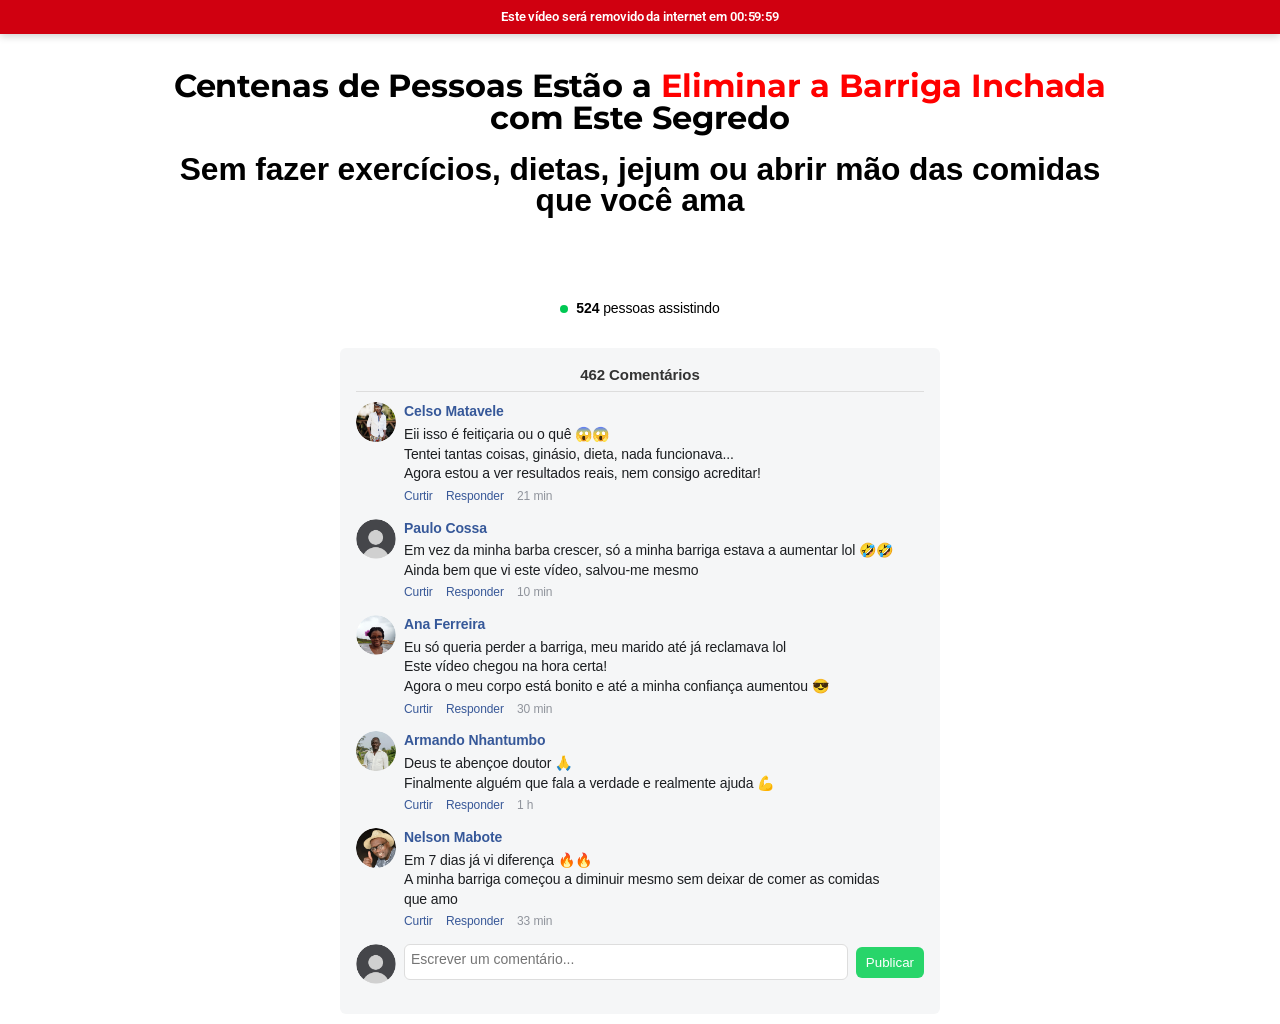
<file: index.html>
<!DOCTYPE html><html lang="pt-BR"><head>
	<meta charset="UTF-8">
			<title>videogratuito.shop</title>
		<meta name="viewport" content="width=device-width, initial-scale=1">
<meta name="robots" content="max-image-preview:large">
<title>videogratuito.shop</title>
<link rel="alternate" type="application/rss+xml" title="Feed para videogratuito.shop »" href="https://videogratuito.shop/feed/">
<link rel="alternate" type="application/rss+xml" title="Feed de comentários para videogratuito.shop »" href="https://videogratuito.shop/comments/feed/">
<link rel="alternate" title="oEmbed (JSON)" type="application/json+oembed" href="https://videogratuito.shop/wp-json/oembed/1.0/embed?url=https%3A%2F%2Fvideogratuito.shop%2F">
<link rel="alternate" title="oEmbed (XML)" type="text/xml+oembed" href="https://videogratuito.shop/wp-json/oembed/1.0/embed?url=https%3A%2F%2Fvideogratuito.shop%2F&format=xml">
<style id="wp-img-auto-sizes-contain-inline-css">
img:is([sizes=auto i],[sizes^="auto," i]){contain-intrinsic-size:3000px 1500px}
/*# sourceURL=wp-img-auto-sizes-contain-inline-css */
</style>

<style id="wp-emoji-styles-inline-css">

	img.wp-smiley, img.emoji {
		display: inline !important;
		border: none !important;
		box-shadow: none !important;
		height: 1em !important;
		width: 1em !important;
		margin: 0 0.07em !important;
		vertical-align: -0.1em !important;
		background: none !important;
		padding: 0 !important;
	}
/*# sourceURL=wp-emoji-styles-inline-css */
</style>
<style id="wp-block-library-inline-css">
:root{--wp-block-synced-color:#7a00df;--wp-block-synced-color--rgb:122,0,223;--wp-bound-block-color:var(--wp-block-synced-color);--wp-editor-canvas-background:#ddd;--wp-admin-theme-color:#007cba;--wp-admin-theme-color--rgb:0,124,186;--wp-admin-theme-color-darker-10:#006ba1;--wp-admin-theme-color-darker-10--rgb:0,107,160.5;--wp-admin-theme-color-darker-20:#005a87;--wp-admin-theme-color-darker-20--rgb:0,90,135;--wp-admin-border-width-focus:2px}@media (min-resolution:192dpi){:root{--wp-admin-border-width-focus:1.5px}}.wp-element-button{cursor:pointer}:root .has-very-light-gray-background-color{background-color:#eee}:root .has-very-dark-gray-background-color{background-color:#313131}:root .has-very-light-gray-color{color:#eee}:root .has-very-dark-gray-color{color:#313131}:root .has-vivid-green-cyan-to-vivid-cyan-blue-gradient-background{background:linear-gradient(135deg,#00d084,#0693e3)}:root .has-purple-crush-gradient-background{background:linear-gradient(135deg,#34e2e4,#4721fb 50%,#ab1dfe)}:root .has-hazy-dawn-gradient-background{background:linear-gradient(135deg,#faaca8,#dad0ec)}:root .has-subdued-olive-gradient-background{background:linear-gradient(135deg,#fafae1,#67a671)}:root .has-atomic-cream-gradient-background{background:linear-gradient(135deg,#fdd79a,#004a59)}:root .has-nightshade-gradient-background{background:linear-gradient(135deg,#330968,#31cdcf)}:root .has-midnight-gradient-background{background:linear-gradient(135deg,#020381,#2874fc)}:root{--wp--preset--font-size--normal:16px;--wp--preset--font-size--huge:42px}.has-regular-font-size{font-size:1em}.has-larger-font-size{font-size:2.625em}.has-normal-font-size{font-size:var(--wp--preset--font-size--normal)}.has-huge-font-size{font-size:var(--wp--preset--font-size--huge)}.has-text-align-center{text-align:center}.has-text-align-left{text-align:left}.has-text-align-right{text-align:right}.has-fit-text{white-space:nowrap!important}#end-resizable-editor-section{display:none}.aligncenter{clear:both}.items-justified-left{justify-content:flex-start}.items-justified-center{justify-content:center}.items-justified-right{justify-content:flex-end}.items-justified-space-between{justify-content:space-between}.screen-reader-text{border:0;clip-path:inset(50%);height:1px;margin:-1px;overflow:hidden;padding:0;position:absolute;width:1px;word-wrap:normal!important}.screen-reader-text:focus{background-color:#ddd;clip-path:none;color:#444;display:block;font-size:1em;height:auto;left:5px;line-height:normal;padding:15px 23px 14px;text-decoration:none;top:5px;width:auto;z-index:100000}html :where(.has-border-color){border-style:solid}html :where([style*=border-top-color]){border-top-style:solid}html :where([style*=border-right-color]){border-right-style:solid}html :where([style*=border-bottom-color]){border-bottom-style:solid}html :where([style*=border-left-color]){border-left-style:solid}html :where([style*=border-width]){border-style:solid}html :where([style*=border-top-width]){border-top-style:solid}html :where([style*=border-right-width]){border-right-style:solid}html :where([style*=border-bottom-width]){border-bottom-style:solid}html :where([style*=border-left-width]){border-left-style:solid}html :where(img[class*=wp-image-]){height:auto;max-width:100%}:where(figure){margin:0 0 1em}html :where(.is-position-sticky){--wp-admin--admin-bar--position-offset:var(--wp-admin--admin-bar--height,0px)}@media screen and (max-width:600px){html :where(.is-position-sticky){--wp-admin--admin-bar--position-offset:0px}}
/*# sourceURL=/wp-includes/css/dist/block-library/common.min.css */
</style>
<style id="global-styles-inline-css">
:root{--wp--preset--aspect-ratio--square: 1;--wp--preset--aspect-ratio--4-3: 4/3;--wp--preset--aspect-ratio--3-4: 3/4;--wp--preset--aspect-ratio--3-2: 3/2;--wp--preset--aspect-ratio--2-3: 2/3;--wp--preset--aspect-ratio--16-9: 16/9;--wp--preset--aspect-ratio--9-16: 9/16;--wp--preset--color--black: #000000;--wp--preset--color--cyan-bluish-gray: #abb8c3;--wp--preset--color--white: #ffffff;--wp--preset--color--pale-pink: #f78da7;--wp--preset--color--vivid-red: #cf2e2e;--wp--preset--color--luminous-vivid-orange: #ff6900;--wp--preset--color--luminous-vivid-amber: #fcb900;--wp--preset--color--light-green-cyan: #7bdcb5;--wp--preset--color--vivid-green-cyan: #00d084;--wp--preset--color--pale-cyan-blue: #8ed1fc;--wp--preset--color--vivid-cyan-blue: #0693e3;--wp--preset--color--vivid-purple: #9b51e0;--wp--preset--color--base: #FFFFFF;--wp--preset--color--contrast: #111111;--wp--preset--color--accent-1: #FFEE58;--wp--preset--color--accent-2: #F6CFF4;--wp--preset--color--accent-3: #503AA8;--wp--preset--color--accent-4: #686868;--wp--preset--color--accent-5: #FBFAF3;--wp--preset--color--accent-6: color-mix(in srgb, currentColor 20%, transparent);--wp--preset--gradient--vivid-cyan-blue-to-vivid-purple: linear-gradient(135deg,rgb(6,147,227) 0%,rgb(155,81,224) 100%);--wp--preset--gradient--light-green-cyan-to-vivid-green-cyan: linear-gradient(135deg,rgb(122,220,180) 0%,rgb(0,208,130) 100%);--wp--preset--gradient--luminous-vivid-amber-to-luminous-vivid-orange: linear-gradient(135deg,rgb(252,185,0) 0%,rgb(255,105,0) 100%);--wp--preset--gradient--luminous-vivid-orange-to-vivid-red: linear-gradient(135deg,rgb(255,105,0) 0%,rgb(207,46,46) 100%);--wp--preset--gradient--very-light-gray-to-cyan-bluish-gray: linear-gradient(135deg,rgb(238,238,238) 0%,rgb(169,184,195) 100%);--wp--preset--gradient--cool-to-warm-spectrum: linear-gradient(135deg,rgb(74,234,220) 0%,rgb(151,120,209) 20%,rgb(207,42,186) 40%,rgb(238,44,130) 60%,rgb(251,105,98) 80%,rgb(254,248,76) 100%);--wp--preset--gradient--blush-light-purple: linear-gradient(135deg,rgb(255,206,236) 0%,rgb(152,150,240) 100%);--wp--preset--gradient--blush-bordeaux: linear-gradient(135deg,rgb(254,205,165) 0%,rgb(254,45,45) 50%,rgb(107,0,62) 100%);--wp--preset--gradient--luminous-dusk: linear-gradient(135deg,rgb(255,203,112) 0%,rgb(199,81,192) 50%,rgb(65,88,208) 100%);--wp--preset--gradient--pale-ocean: linear-gradient(135deg,rgb(255,245,203) 0%,rgb(182,227,212) 50%,rgb(51,167,181) 100%);--wp--preset--gradient--electric-grass: linear-gradient(135deg,rgb(202,248,128) 0%,rgb(113,206,126) 100%);--wp--preset--gradient--midnight: linear-gradient(135deg,rgb(2,3,129) 0%,rgb(40,116,252) 100%);--wp--preset--font-size--small: 0.875rem;--wp--preset--font-size--medium: clamp(1rem, 1rem + ((1vw - 0.2rem) * 0.196), 1.125rem);--wp--preset--font-size--large: clamp(1.125rem, 1.125rem + ((1vw - 0.2rem) * 0.392), 1.375rem);--wp--preset--font-size--x-large: clamp(1.75rem, 1.75rem + ((1vw - 0.2rem) * 0.392), 2rem);--wp--preset--font-size--xx-large: clamp(2.15rem, 2.15rem + ((1vw - 0.2rem) * 1.333), 3rem);--wp--preset--font-family--manrope: Manrope, sans-serif;--wp--preset--font-family--fira-code: "Fira Code", monospace;--wp--preset--spacing--20: 10px;--wp--preset--spacing--30: 20px;--wp--preset--spacing--40: 30px;--wp--preset--spacing--50: clamp(30px, 5vw, 50px);--wp--preset--spacing--60: clamp(30px, 7vw, 70px);--wp--preset--spacing--70: clamp(50px, 7vw, 90px);--wp--preset--spacing--80: clamp(70px, 10vw, 140px);--wp--preset--shadow--natural: 6px 6px 9px rgba(0, 0, 0, 0.2);--wp--preset--shadow--deep: 12px 12px 50px rgba(0, 0, 0, 0.4);--wp--preset--shadow--sharp: 6px 6px 0px rgba(0, 0, 0, 0.2);--wp--preset--shadow--outlined: 6px 6px 0px -3px rgb(255, 255, 255), 6px 6px rgb(0, 0, 0);--wp--preset--shadow--crisp: 6px 6px 0px rgb(0, 0, 0);}:root { --wp--style--global--content-size: 645px;--wp--style--global--wide-size: 1340px; }:where(body) { margin: 0; }.wp-site-blocks { padding-top: var(--wp--style--root--padding-top); padding-bottom: var(--wp--style--root--padding-bottom); }.has-global-padding { padding-right: var(--wp--style--root--padding-right); padding-left: var(--wp--style--root--padding-left); }.has-global-padding > .alignfull { margin-right: calc(var(--wp--style--root--padding-right) * -1); margin-left: calc(var(--wp--style--root--padding-left) * -1); }.has-global-padding :where(:not(.alignfull.is-layout-flow) > .has-global-padding:not(.wp-block-block, .alignfull)) { padding-right: 0; padding-left: 0; }.has-global-padding :where(:not(.alignfull.is-layout-flow) > .has-global-padding:not(.wp-block-block, .alignfull)) > .alignfull { margin-left: 0; margin-right: 0; }.wp-site-blocks > .alignleft { float: left; margin-right: 2em; }.wp-site-blocks > .alignright { float: right; margin-left: 2em; }.wp-site-blocks > .aligncenter { justify-content: center; margin-left: auto; margin-right: auto; }:where(.wp-site-blocks) > * { margin-block-start: 1.2rem; margin-block-end: 0; }:where(.wp-site-blocks) > :first-child { margin-block-start: 0; }:where(.wp-site-blocks) > :last-child { margin-block-end: 0; }:root { --wp--style--block-gap: 1.2rem; }:root :where(.is-layout-flow) > :first-child{margin-block-start: 0;}:root :where(.is-layout-flow) > :last-child{margin-block-end: 0;}:root :where(.is-layout-flow) > *{margin-block-start: 1.2rem;margin-block-end: 0;}:root :where(.is-layout-constrained) > :first-child{margin-block-start: 0;}:root :where(.is-layout-constrained) > :last-child{margin-block-end: 0;}:root :where(.is-layout-constrained) > *{margin-block-start: 1.2rem;margin-block-end: 0;}:root :where(.is-layout-flex){gap: 1.2rem;}:root :where(.is-layout-grid){gap: 1.2rem;}.is-layout-flow > .alignleft{float: left;margin-inline-start: 0;margin-inline-end: 2em;}.is-layout-flow > .alignright{float: right;margin-inline-start: 2em;margin-inline-end: 0;}.is-layout-flow > .aligncenter{margin-left: auto !important;margin-right: auto !important;}.is-layout-constrained > .alignleft{float: left;margin-inline-start: 0;margin-inline-end: 2em;}.is-layout-constrained > .alignright{float: right;margin-inline-start: 2em;margin-inline-end: 0;}.is-layout-constrained > .aligncenter{margin-left: auto !important;margin-right: auto !important;}.is-layout-constrained > :where(:not(.alignleft):not(.alignright):not(.alignfull)){max-width: var(--wp--style--global--content-size);margin-left: auto !important;margin-right: auto !important;}.is-layout-constrained > .alignwide{max-width: var(--wp--style--global--wide-size);}body .is-layout-flex{display: flex;}.is-layout-flex{flex-wrap: wrap;align-items: center;}.is-layout-flex > :is(*, div){margin: 0;}body .is-layout-grid{display: grid;}.is-layout-grid > :is(*, div){margin: 0;}body{background-color: var(--wp--preset--color--base);color: var(--wp--preset--color--contrast);font-family: var(--wp--preset--font-family--manrope);font-size: var(--wp--preset--font-size--large);font-weight: 300;letter-spacing: -0.1px;line-height: 1.4;--wp--style--root--padding-top: 0px;--wp--style--root--padding-right: var(--wp--preset--spacing--50);--wp--style--root--padding-bottom: 0px;--wp--style--root--padding-left: var(--wp--preset--spacing--50);}a:where(:not(.wp-element-button)){color: currentColor;text-decoration: underline;}:root :where(a:where(:not(.wp-element-button)):hover){text-decoration: none;}h1, h2, h3, h4, h5, h6{font-weight: 400;letter-spacing: -0.1px;line-height: 1.125;}h1{font-size: var(--wp--preset--font-size--xx-large);}h2{font-size: var(--wp--preset--font-size--x-large);}h3{font-size: var(--wp--preset--font-size--large);}h4{font-size: var(--wp--preset--font-size--medium);}h5{font-size: var(--wp--preset--font-size--small);letter-spacing: 0.5px;}h6{font-size: var(--wp--preset--font-size--small);font-weight: 700;letter-spacing: 1.4px;text-transform: uppercase;}:root :where(.wp-element-button, .wp-block-button__link){background-color: var(--wp--preset--color--contrast);border-width: 0;color: var(--wp--preset--color--base);font-family: inherit;font-size: var(--wp--preset--font-size--medium);font-style: inherit;font-weight: inherit;letter-spacing: inherit;line-height: inherit;padding-top: 1rem;padding-right: 2.25rem;padding-bottom: 1rem;padding-left: 2.25rem;text-decoration: none;text-transform: inherit;}:root :where(.wp-element-button:hover, .wp-block-button__link:hover){background-color: color-mix(in srgb, var(--wp--preset--color--contrast) 85%, transparent);border-color: transparent;color: var(--wp--preset--color--base);}:root :where(.wp-element-button:focus, .wp-block-button__link:focus){outline-color: var(--wp--preset--color--accent-4);outline-offset: 2px;}:root :where(.wp-element-caption, .wp-block-audio figcaption, .wp-block-embed figcaption, .wp-block-gallery figcaption, .wp-block-image figcaption, .wp-block-table figcaption, .wp-block-video figcaption){font-size: var(--wp--preset--font-size--small);line-height: 1.4;}.has-black-color{color: var(--wp--preset--color--black) !important;}.has-cyan-bluish-gray-color{color: var(--wp--preset--color--cyan-bluish-gray) !important;}.has-white-color{color: var(--wp--preset--color--white) !important;}.has-pale-pink-color{color: var(--wp--preset--color--pale-pink) !important;}.has-vivid-red-color{color: var(--wp--preset--color--vivid-red) !important;}.has-luminous-vivid-orange-color{color: var(--wp--preset--color--luminous-vivid-orange) !important;}.has-luminous-vivid-amber-color{color: var(--wp--preset--color--luminous-vivid-amber) !important;}.has-light-green-cyan-color{color: var(--wp--preset--color--light-green-cyan) !important;}.has-vivid-green-cyan-color{color: var(--wp--preset--color--vivid-green-cyan) !important;}.has-pale-cyan-blue-color{color: var(--wp--preset--color--pale-cyan-blue) !important;}.has-vivid-cyan-blue-color{color: var(--wp--preset--color--vivid-cyan-blue) !important;}.has-vivid-purple-color{color: var(--wp--preset--color--vivid-purple) !important;}.has-base-color{color: var(--wp--preset--color--base) !important;}.has-contrast-color{color: var(--wp--preset--color--contrast) !important;}.has-accent-1-color{color: var(--wp--preset--color--accent-1) !important;}.has-accent-2-color{color: var(--wp--preset--color--accent-2) !important;}.has-accent-3-color{color: var(--wp--preset--color--accent-3) !important;}.has-accent-4-color{color: var(--wp--preset--color--accent-4) !important;}.has-accent-5-color{color: var(--wp--preset--color--accent-5) !important;}.has-accent-6-color{color: var(--wp--preset--color--accent-6) !important;}.has-black-background-color{background-color: var(--wp--preset--color--black) !important;}.has-cyan-bluish-gray-background-color{background-color: var(--wp--preset--color--cyan-bluish-gray) !important;}.has-white-background-color{background-color: var(--wp--preset--color--white) !important;}.has-pale-pink-background-color{background-color: var(--wp--preset--color--pale-pink) !important;}.has-vivid-red-background-color{background-color: var(--wp--preset--color--vivid-red) !important;}.has-luminous-vivid-orange-background-color{background-color: var(--wp--preset--color--luminous-vivid-orange) !important;}.has-luminous-vivid-amber-background-color{background-color: var(--wp--preset--color--luminous-vivid-amber) !important;}.has-light-green-cyan-background-color{background-color: var(--wp--preset--color--light-green-cyan) !important;}.has-vivid-green-cyan-background-color{background-color: var(--wp--preset--color--vivid-green-cyan) !important;}.has-pale-cyan-blue-background-color{background-color: var(--wp--preset--color--pale-cyan-blue) !important;}.has-vivid-cyan-blue-background-color{background-color: var(--wp--preset--color--vivid-cyan-blue) !important;}.has-vivid-purple-background-color{background-color: var(--wp--preset--color--vivid-purple) !important;}.has-base-background-color{background-color: var(--wp--preset--color--base) !important;}.has-contrast-background-color{background-color: var(--wp--preset--color--contrast) !important;}.has-accent-1-background-color{background-color: var(--wp--preset--color--accent-1) !important;}.has-accent-2-background-color{background-color: var(--wp--preset--color--accent-2) !important;}.has-accent-3-background-color{background-color: var(--wp--preset--color--accent-3) !important;}.has-accent-4-background-color{background-color: var(--wp--preset--color--accent-4) !important;}.has-accent-5-background-color{background-color: var(--wp--preset--color--accent-5) !important;}.has-accent-6-background-color{background-color: var(--wp--preset--color--accent-6) !important;}.has-black-border-color{border-color: var(--wp--preset--color--black) !important;}.has-cyan-bluish-gray-border-color{border-color: var(--wp--preset--color--cyan-bluish-gray) !important;}.has-white-border-color{border-color: var(--wp--preset--color--white) !important;}.has-pale-pink-border-color{border-color: var(--wp--preset--color--pale-pink) !important;}.has-vivid-red-border-color{border-color: var(--wp--preset--color--vivid-red) !important;}.has-luminous-vivid-orange-border-color{border-color: var(--wp--preset--color--luminous-vivid-orange) !important;}.has-luminous-vivid-amber-border-color{border-color: var(--wp--preset--color--luminous-vivid-amber) !important;}.has-light-green-cyan-border-color{border-color: var(--wp--preset--color--light-green-cyan) !important;}.has-vivid-green-cyan-border-color{border-color: var(--wp--preset--color--vivid-green-cyan) !important;}.has-pale-cyan-blue-border-color{border-color: var(--wp--preset--color--pale-cyan-blue) !important;}.has-vivid-cyan-blue-border-color{border-color: var(--wp--preset--color--vivid-cyan-blue) !important;}.has-vivid-purple-border-color{border-color: var(--wp--preset--color--vivid-purple) !important;}.has-base-border-color{border-color: var(--wp--preset--color--base) !important;}.has-contrast-border-color{border-color: var(--wp--preset--color--contrast) !important;}.has-accent-1-border-color{border-color: var(--wp--preset--color--accent-1) !important;}.has-accent-2-border-color{border-color: var(--wp--preset--color--accent-2) !important;}.has-accent-3-border-color{border-color: var(--wp--preset--color--accent-3) !important;}.has-accent-4-border-color{border-color: var(--wp--preset--color--accent-4) !important;}.has-accent-5-border-color{border-color: var(--wp--preset--color--accent-5) !important;}.has-accent-6-border-color{border-color: var(--wp--preset--color--accent-6) !important;}.has-vivid-cyan-blue-to-vivid-purple-gradient-background{background: var(--wp--preset--gradient--vivid-cyan-blue-to-vivid-purple) !important;}.has-light-green-cyan-to-vivid-green-cyan-gradient-background{background: var(--wp--preset--gradient--light-green-cyan-to-vivid-green-cyan) !important;}.has-luminous-vivid-amber-to-luminous-vivid-orange-gradient-background{background: var(--wp--preset--gradient--luminous-vivid-amber-to-luminous-vivid-orange) !important;}.has-luminous-vivid-orange-to-vivid-red-gradient-background{background: var(--wp--preset--gradient--luminous-vivid-orange-to-vivid-red) !important;}.has-very-light-gray-to-cyan-bluish-gray-gradient-background{background: var(--wp--preset--gradient--very-light-gray-to-cyan-bluish-gray) !important;}.has-cool-to-warm-spectrum-gradient-background{background: var(--wp--preset--gradient--cool-to-warm-spectrum) !important;}.has-blush-light-purple-gradient-background{background: var(--wp--preset--gradient--blush-light-purple) !important;}.has-blush-bordeaux-gradient-background{background: var(--wp--preset--gradient--blush-bordeaux) !important;}.has-luminous-dusk-gradient-background{background: var(--wp--preset--gradient--luminous-dusk) !important;}.has-pale-ocean-gradient-background{background: var(--wp--preset--gradient--pale-ocean) !important;}.has-electric-grass-gradient-background{background: var(--wp--preset--gradient--electric-grass) !important;}.has-midnight-gradient-background{background: var(--wp--preset--gradient--midnight) !important;}.has-small-font-size{font-size: var(--wp--preset--font-size--small) !important;}.has-medium-font-size{font-size: var(--wp--preset--font-size--medium) !important;}.has-large-font-size{font-size: var(--wp--preset--font-size--large) !important;}.has-x-large-font-size{font-size: var(--wp--preset--font-size--x-large) !important;}.has-xx-large-font-size{font-size: var(--wp--preset--font-size--xx-large) !important;}.has-manrope-font-family{font-family: var(--wp--preset--font-family--manrope) !important;}.has-fira-code-font-family{font-family: var(--wp--preset--font-family--fira-code) !important;}
/*# sourceURL=global-styles-inline-css */
</style>
<style id="wp-block-template-skip-link-inline-css">

		.skip-link.screen-reader-text {
			border: 0;
			clip-path: inset(50%);
			height: 1px;
			margin: -1px;
			overflow: hidden;
			padding: 0;
			position: absolute !important;
			width: 1px;
			word-wrap: normal !important;
		}

		.skip-link.screen-reader-text:focus {
			background-color: #eee;
			clip-path: none;
			color: #444;
			display: block;
			font-size: 1em;
			height: auto;
			left: 5px;
			line-height: normal;
			padding: 15px 23px 14px;
			text-decoration: none;
			top: 5px;
			width: auto;
			z-index: 100000;
		}
/*# sourceURL=wp-block-template-skip-link-inline-css */
</style>
<link rel="stylesheet" id="hostinger-reach-subscription-block-css" href="css/subscription.css" media="all">
<style id="twentytwentyfive-style-inline-css">
a{text-decoration-thickness:1px!important;text-underline-offset:.1em}:where(.wp-site-blocks :focus){outline-width:2px;outline-style:solid}.wp-block-navigation .wp-block-navigation-submenu .wp-block-navigation-item:not(:last-child){margin-bottom:3px}.wp-block-navigation .wp-block-navigation-item .wp-block-navigation-item__content{outline-offset:4px}.wp-block-navigation .wp-block-navigation-item ul.wp-block-navigation__submenu-container .wp-block-navigation-item__content{outline-offset:0}blockquote,caption,figcaption,h1,h2,h3,h4,h5,h6,p{text-wrap:pretty}.more-link{display:block}:where(pre){overflow-x:auto}
/*# sourceURL=https://videogratuito.shop/wp-content/themes/twentytwentyfive/style.min.css */
</style>
<link rel="stylesheet" id="elementor-frontend-css" href="css/frontend.min.css" media="all">
<link rel="stylesheet" id="elementor-post-5-css" href="css/post-5.css" media="all">
<link rel="stylesheet" id="widget-heading-css" href="css/widget-heading.min.css" media="all">
<link rel="stylesheet" id="elementor-post-6-css" href="css/post-6.css" media="all">
<link rel="stylesheet" id="elementor-gf-roboto-css" href="https://fonts.googleapis.com/css?family=Roboto:100,100italic,200,200italic,300,300italic,400,400italic,500,500italic,600,600italic,700,700italic,800,800italic,900,900italic&display=swap" media="all">
<link rel="stylesheet" id="elementor-gf-robotoslab-css" href="https://fonts.googleapis.com/css?family=Roboto+Slab:100,100italic,200,200italic,300,300italic,400,400italic,500,500italic,600,600italic,700,700italic,800,800italic,900,900italic&display=swap" media="all">
<link rel="stylesheet" id="elementor-gf-montserrat-css" href="https://fonts.googleapis.com/css?family=Montserrat:100,100italic,200,200italic,300,300italic,400,400italic,500,500italic,600,600italic,700,700italic,800,800italic,900,900italic&display=swap" media="all">
<script async="" src="js/fbevents.js"></script><script src="js/jquery.min.js" id="jquery-core-js"></script>
<script src="js/jquery-migrate.min.js" id="jquery-migrate-js"></script>
<link rel="https://api.w.org/" href="https://videogratuito.shop/wp-json/"><link rel="alternate" title="JSON" type="application/json" href="https://videogratuito.shop/wp-json/wp/v2/pages/6"><link rel="EditURI" type="application/rsd+xml" title="RSD" href="https://videogratuito.shop/xmlrpc.php?rsd">
<meta name="generator" content="WordPress 6.9.4">
<link rel="canonical" href="https://videogratuito.shop/">
<link rel="shortlink" href="https://videogratuito.shop/">
<meta name="generator" content="Elementor 3.35.9; features: e_font_icon_svg, additional_custom_breakpoints; settings: css_print_method-external, google_font-enabled, font_display-swap">
			<style>
				.e-con.e-parent:nth-of-type(n+4):not(.e-lazyloaded):not(.e-no-lazyload),
				.e-con.e-parent:nth-of-type(n+4):not(.e-lazyloaded):not(.e-no-lazyload) * {
					background-image: none !important;
				}
				@media screen and (max-height: 1024px) {
					.e-con.e-parent:nth-of-type(n+3):not(.e-lazyloaded):not(.e-no-lazyload),
					.e-con.e-parent:nth-of-type(n+3):not(.e-lazyloaded):not(.e-no-lazyload) * {
						background-image: none !important;
					}
				}
				@media screen and (max-height: 640px) {
					.e-con.e-parent:nth-of-type(n+2):not(.e-lazyloaded):not(.e-no-lazyload),
					.e-con.e-parent:nth-of-type(n+2):not(.e-lazyloaded):not(.e-no-lazyload) * {
						background-image: none !important;
					}
				}
			</style>
			<style class="wp-fonts-local">
@font-face{font-family:Manrope;font-style:normal;font-weight:200 800;font-display:fallback;src:url('fonts/Manrope-VariableFont_wght.woff2') format('woff2');}
@font-face{font-family:"Fira Code";font-style:normal;font-weight:300 700;font-display:fallback;src:url('fonts/FiraCode-VariableFont_wght.woff2') format('woff2');}
</style>
	<meta name="viewport" content="width=device-width, initial-scale=1.0, viewport-fit=cover"><script src="js/player.js" async=""></script><script src="js/wp-emoji-release.min.js" defer=""></script><script
  src="https://cdn.utmify.com.br/scripts/utms/latest.js"
  data-utmify-prevent-xcod-sck
  data-utmify-prevent-subids
  async
  defer
></script><script>
  window.pixelId = "69d2a81bd89ddc8e6a310ea0";
  var a = document.createElement("script");
  a.setAttribute("async", "");
  a.setAttribute("defer", "");
  a.setAttribute("src", "https://cdn.utmify.com.br/scripts/pixel/pixel.js");
  document.head.appendChild(a);
</script></head>
<body class="home wp-singular page-template page-template-elementor_canvas page page-id-6 wp-embed-responsive wp-theme-twentytwentyfive elementor-default elementor-template-canvas elementor-kit-5 elementor-page elementor-page-6">
			<div data-elementor-type="wp-post" data-elementor-id="6" class="elementor elementor-6">
						<section class="elementor-section elementor-top-section elementor-element elementor-element-70eb54d5 elementor-section-boxed elementor-section-height-default elementor-section-height-default" data-id="70eb54d5" data-element_type="section" data-e-type="section" data-settings="{" background_background":"classic"}"="">
						<div class="elementor-container elementor-column-gap-default">
					<div class="elementor-column elementor-col-100 elementor-top-column elementor-element elementor-element-57fefdfb" data-id="57fefdfb" data-element_type="column" data-e-type="column" data-settings="{" background_background":"classic"}"="">
			<div class="elementor-widget-wrap elementor-element-populated">
						<div class="elementor-element elementor-element-37edf162 elementor-widget elementor-widget-html" data-id="37edf162" data-element_type="widget" data-e-type="widget" data-widget_type="html.default">
					<!-- Meta Pixel Code -->
<script>
!function(f,b,e,v,n,t,s)
{if(f.fbq)return;n=f.fbq=function(){n.callMethod?
n.callMethod.apply(n,arguments):n.queue.push(arguments)};
if(!f._fbq)f._fbq=n;n.push=n;n.loaded=!0;n.version='2.0';
n.queue=[];t=b.createElement(e);t.async=!0;
t.src=v;s=b.getElementsByTagName(e)[0];
s.parentNode.insertBefore(t,s)}(window, document,'script',
'https://connect.facebook.net/en_US/fbevents.js');
fbq('init', '1222320866639403');
fbq('track', 'PageView');
</script>
<noscript><img height="1" width="1" style="display:none"
src="https://www.facebook.com/tr?id=1222320866639403&ev=PageView&noscript=1"
/></noscript>
<!-- End Meta Pixel Code -->				</div>
				<div class="elementor-element elementor-element-52b391ef elementor-widget elementor-widget-html" data-id="52b391ef" data-element_type="widget" data-e-type="widget" data-widget_type="html.default">
					<script>!function(i,n){i._plt=i._plt||(n&&n.timeOrigin?n.timeOrigin+n.now():Date.now())}(window,performance);</script>
<link rel="preload" href="https://scripts.converteai.net/0e0915a4-91d2-437b-b8de-46ce9c0602e2/players/69724288e61f8324193d53c9/v4/player.js" as="script">
<link rel="preload" href="https://scripts.converteai.net/lib/js/smartplayer-wc/v4/smartplayer.js" as="script">
<link rel="preload" href="https://cdn.converteai.net/0e0915a4-91d2-437b-b8de-46ce9c0602e2/697240f6e6996b070b2783d9/main.m3u8" as="fetch">
<link rel="dns-prefetch" href="https://cdn.converteai.net">
<link rel="dns-prefetch" href="https://scripts.converteai.net">
<link rel="dns-prefetch" href="https://images.converteai.net">
<link rel="dns-prefetch" href="https://api.vturb.com.br">				</div>
				<div class="elementor-element elementor-element-3de22748 elementor-widget elementor-widget-html" data-id="3de22748" data-element_type="widget" data-e-type="widget" data-widget_type="html.default">
					<style>
  #urgency-bar {
    position: fixed;
    top: 0;
    left: 0;
    width: 100%;
    background: #d00010;
    color: #fff;
    padding: 8px 10px;
    display: flex;
    align-items: center;
    justify-content: center;
    text-align: center;
    z-index: 99999;
    box-shadow: 0 2px 8px rgba(0,0,0,0.2);
    font-family: -apple-system, BlinkMacSystemFont, "Segoe UI", Roboto, Arial, sans-serif;
  }

  #urgency-bar .text {
    font-size: 13px;
    font-weight: 600;
    width: 100%;
    text-align: center;
    white-space: nowrap;
  }

  @media (max-width: 480px) {
    #urgency-bar .text {
      font-size: 12px;
    }
  }
</style>

<div id="urgency-bar">
  <span class="text">
    Este vídeo será removido da internet em <span id="urgency-countdown">01:00:00</span>
  </span>
</div>

<script>
(function () {
  let remaining = 60 * 60; // 1 hour in seconds

  const countdownEl = document.getElementById('urgency-countdown');

  function format(s) {
    const h  = String(Math.floor(s / 3600)).padStart(2, '0');
    const m  = String(Math.floor((s % 3600) / 60)).padStart(2, '0');
    const sc = String(s % 60).padStart(2, '0');
    return h + ':' + m + ':' + sc;
  }

  const timer = setInterval(function () {
    remaining--;

    if (remaining <= 0) {
      clearInterval(timer);
      countdownEl.textContent = "00:00:00";
      return;
    }

    countdownEl.textContent = format(remaining);
  }, 1000);
})();
</script>
				</div>
				<div class="elementor-element elementor-element-73879189 elementor-widget elementor-widget-heading" data-id="73879189" data-element_type="widget" data-e-type="widget" data-widget_type="heading.default">
					<h2 class="elementor-heading-title elementor-size-default"><strong>Centenas de Pessoas Estão a <span style="color: #ff0000">Eliminar a Barriga Inchada</span> com Este Segredo</strong></h2>				</div>
				<div class="elementor-element elementor-element-22184d0 elementor-widget elementor-widget-heading" data-id="22184d0" data-element_type="widget" data-e-type="widget" data-widget_type="heading.default">
					<h2 class="elementor-heading-title elementor-size-default">Sem fazer exercícios, dietas, jejum ou abrir mão das comidas que você ama<br><br></h2>				</div>
				<div class="elementor-element elementor-element-2e960abe elementor-widget elementor-widget-html" data-id="2e960abe" data-element_type="widget" data-e-type="widget" data-widget_type="html.default">
					<vturb-smartplayer id="vid-69dd347bb4a3becf5f321f1e" style="display: block; margin: 0 auto; width: 100%; max-width: 400px;"></vturb-smartplayer> <script type="text/javascript"> var s=document.createElement("script"); s.src="https://scripts.converteai.net/f0ada385-6eec-4f29-9366-31cd3b1a8fb6/players/69dd347bb4a3becf5f321f1e/v4/player.js", s.async=!0,document.head.appendChild(s); </script>

<style>
  .esconder {
    display: none;
  }
</style>

<script>
  var delaySeconds = 279;
  var player = document.querySelector("vturb-smartplayer");
  player.addEventListener("player:ready", function() {
    player.displayHiddenElements(delaySeconds, [".esconder"], {
      persist: true
    });
  });
</script>				</div>
				<div class="elementor-element elementor-element-538db016 elementor-align-center elementor-mobile-align-justify esconder elementor-widget elementor-widget-button" data-id="538db016" data-element_type="widget" data-e-type="widget" data-settings="{" _animation_mobile":"none","_animation":"none","_animation_delay":0}"="" data-widget_type="button.default">
										<a class="elementor-button elementor-button-link elementor-size-lg" href="https://api.whatsapp.com/send/?phone=835186456&text=Ol%C3%A1%2C+doutora+Lurdes%2C+gostaria+de+entrar+no+protocolo+para+desinchar+a+barriga&type=phone_number&app_absent=0">
						<span class="elementor-button-content-wrapper">
									<span class="elementor-button-text">QUERO APROVEITAR A PROMOÇÃO AGORA</span>
					</span>
					</a>
								</div>
				<div class="elementor-element elementor-element-351ae3d7 elementor-widget elementor-widget-html" data-id="351ae3d7" data-element_type="widget" data-e-type="widget" data-widget_type="html.default">
					<style>
#live-viewers {
  display: flex;
  align-items: center;
  justify-content: center;
  gap: 8px;
  font-family: Arial, sans-serif;
  font-size: 14px;
  color: #000;
  margin: 10px 0;
}

#live-dot {
  width: 8px;
  height: 8px;
  background-color: #00c853;
  border-radius: 50%;
  animation: blink 1.5s infinite;
}

@keyframes blink {
  0% { opacity: 1; }
  50% { opacity: 0.3; }
  100% { opacity: 1; }
}
</style>

<div id="live-viewers">
  <div id="live-dot"></div>
  <span><strong id="viewer-count">524</strong> pessoas assistindo</span>
</div>

<script>
(function () {
  const min = 524;
  const max = 583;
  let current = 524;
  const el = document.getElementById('viewer-count');

  function randomStep() {
    // pequena variação suave
    const change = Math.floor(Math.random() * 3) - 1; // -1, 0 ou +1
    current += change;

    if (current < min) current = min + Math.floor(Math.random() * 3);
    if (current > max) current = max - Math.floor(Math.random() * 3);

    el.textContent = current;

    // intervalo aleatório entre 3s e 7s
    const next = 3000 + Math.random() * 4000;
    setTimeout(randomStep, next);
  }

  setTimeout(randomStep, 4000);
})();
</script>				</div>
				<div class="elementor-element elementor-element-378222a1 elementor-widget elementor-widget-html" data-id="378222a1" data-element_type="widget" data-e-type="widget" data-widget_type="html.default">
					<style>
#comentarios_face {
  font-family: Arial, sans-serif;
  background: #f5f6f7;
  font-size: 14px;
  padding: 16px;
  border-radius: 6px;
  max-width: 600px;
  margin: 0 auto;
}
.titulo_comentario {
  font-weight: bold;
  border-bottom: 1px solid #ddd;
  display: block;
  padding-bottom: 6px;
  margin-bottom: 10px;
  color: #333;
  font-size: 15px;
  text-align: center;
}
.perfil {
  display: flex;
  align-items: flex-start;
  margin-bottom: 14px;
}
.perfil img {
  width: 40px;
  height: 40px;
  border-radius: 50%;
  margin-right: 8px;
}
.comentario_conteudo {
  flex: 1;
}
.comentario_conteudo .nome {
  color: #365899;
  font-weight: bold;
  display: block;
  margin-bottom: 3px;
}
.comentario_conteudo p {
  margin: 0;
  line-height: 1.4;
  color: #1c1e21;
}
.infos {
  font-size: 12px;
  color: #65676b;
  margin-top: 4px;
}
.infos span {
  margin-right: 10px;
  cursor: pointer;
  font-weight: 500;
}
.infos .curtir, .infos .responder {
  color: #385898;
}
.infos .tempo {
  color: #90949c;
  font-weight: normal;
  cursor: default;
}
.msg-discreta {
  font-size: 11px;
  color: #888;
  margin-left: 6px;
  display: none;
}
</style>

<div id="comentarios_face">
  <span class="titulo_comentario">462 Comentários</span>

  <div class="perfil">
    <img decoding="async" src="images/imagem_cortada_circular-3.png" loading="lazy">
    <div class="comentario_conteudo">
      <span class="nome">Celso Matavele</span>
      <p>Eii isso é feitiçaria ou o quê 😱😱<br>Tentei tantas coisas, ginásio, dieta, nada funcionava...<br>Agora estou a ver resultados reais, nem consigo acreditar!</p>
      <div class="infos">
        <span class="curtir">Curtir</span>
        <span class="responder">Responder</span>
        <span class="tempo">21 min</span>
      </div>
    </div>
  </div>

  <div class="perfil">
    <img decoding="async" src="images/10.png" loading="lazy">
    <div class="comentario_conteudo">
      <span class="nome">Paulo Cossa</span>
      <p>Em vez da minha barba crescer, só a minha barriga estava a aumentar lol 🤣🤣<br>Ainda bem que vi este vídeo, salvou-me mesmo</p>
      <div class="infos">
        <span class="curtir">Curtir</span>
        <span class="responder">Responder</span>
        <span class="tempo">10 min</span>
      </div>
    </div>
  </div>

  <div class="perfil">
    <img decoding="async" src="images/7.png" loading="lazy">
    <div class="comentario_conteudo">
      <span class="nome">Ana Ferreira</span>
      <p>Eu só queria perder a barriga, meu marido até já reclamava lol<br>Este vídeo chegou na hora certa!<br>Agora o meu corpo está bonito e até a minha confiança aumentou 😎</p>
      <div class="infos">
        <span class="curtir">Curtir</span>
        <span class="responder">Responder</span>
        <span class="tempo">30 min</span>
      </div>
    </div>
  </div>

  <div class="perfil">
    <img decoding="async" src="images/imagem_cortada_circular-2-1.png" loading="lazy">
    <div class="comentario_conteudo">
      <span class="nome">Armando Nhantumbo</span>
      <p>Deus te abençoe doutor 🙏<br>Finalmente alguém que fala a verdade e realmente ajuda 💪</p>
      <div class="infos">
        <span class="curtir">Curtir</span>
        <span class="responder">Responder</span>
        <span class="tempo">1 h</span>
      </div>
    </div>
  </div>

  <div class="perfil">
    <img decoding="async" src="images/imagem_cortada_circular-1-1.png" loading="lazy">
    <div class="comentario_conteudo">
      <span class="nome">Nelson Mabote</span>
      <p>Em 7 dias já vi diferença 🔥🔥<br>A minha barriga começou a diminuir mesmo sem deixar de comer as comidas que amo</p>
      <div class="infos">
        <span class="curtir">Curtir</span>
        <span class="responder">Responder</span>
        <span class="tempo">33 min</span>
      </div>
    </div>
  </div>

  <div class="perfil" style="margin-top:10px;">
    <img decoding="async" src="images/10.png" loading="lazy" alt="Profile">
    <div class="comentario_conteudo" style="display:flex;align-items:center;gap:8px;position:relative;">
      <textarea aria-label="Escrever um comentário" placeholder="Escrever um comentário..." style="flex:1;min-height:36px;max-height:54px;height:36px;resize:none;padding:6px;border-radius:6px;border:1px solid #ddd;font-family:inherit;font-size:14px;line-height:1.2;" rows="1"></textarea>
      <button type="button" id="btnEnviar" style="background:#28d56a;border:none;color:#fff;padding:8px 10px;border-radius:6px;cursor:pointer;">Publicar</button>
      <span class="msg-discreta" id="msgDiscreta">Apenas as pessoas que assistiram ao vídeo até ao final podem comentar.</span>
    </div>
  </div>
</div>

<script>
document.getElementById("btnEnviar").addEventListener("click", function() {
  const msg = document.getElementById("msgDiscreta");
  msg.style.display = "inline";

  setTimeout(() => {
    msg.style.display = "none";
  }, 3000);
});
</script>
				</div>
					</div>
		</div>
					</div>
		</section>
				</div>
		<script type="speculationrules">
{"prefetch":[{"source":"document","where":{"and":[{"href_matches":"/*"},{"not":{"href_matches":["/wp-*.php","/wp-admin/*","/wp-content/uploads/*","/wp-content/*","/wp-content/plugins/*","/wp-content/themes/twentytwentyfive/*","/*\\?(.+)"]}},{"not":{"selector_matches":"a[rel~=\"nofollow\"]"}},{"not":{"selector_matches":".no-prefetch, .no-prefetch a"}}]},"eagerness":"conservative"}]}
</script>
			<script>
				const lazyloadRunObserver = () => {
					const lazyloadBackgrounds = document.querySelectorAll( `.e-con.e-parent:not(.e-lazyloaded)` );
					const lazyloadBackgroundObserver = new IntersectionObserver( ( entries ) => {
						entries.forEach( ( entry ) => {
							if ( entry.isIntersecting ) {
								let lazyloadBackground = entry.target;
								if( lazyloadBackground ) {
									lazyloadBackground.classList.add( 'e-lazyloaded' );
								}
								lazyloadBackgroundObserver.unobserve( entry.target );
							}
						});
					}, { rootMargin: '200px 0px 200px 0px' } );
					lazyloadBackgrounds.forEach( ( lazyloadBackground ) => {
						lazyloadBackgroundObserver.observe( lazyloadBackground );
					} );
				};
				const events = [
					'DOMContentLoaded',
					'elementor/lazyload/observe',
				];
				events.forEach( ( event ) => {
					document.addEventListener( event, lazyloadRunObserver );
				} );
			</script>
			<script id="wp-block-template-skip-link-js-after">
	( function() {
		var skipLinkTarget = document.querySelector( 'main' ),
			sibling,
			skipLinkTargetID,
			skipLink;

		// Early exit if a skip-link target can't be located.
		if ( ! skipLinkTarget ) {
			return;
		}

		/*
		 * Get the site wrapper.
		 * The skip-link will be injected in the beginning of it.
		 */
		sibling = document.querySelector( '.wp-site-blocks' );

		// Early exit if the root element was not found.
		if ( ! sibling ) {
			return;
		}

		// Get the skip-link target's ID, and generate one if it doesn't exist.
		skipLinkTargetID = skipLinkTarget.id;
		if ( ! skipLinkTargetID ) {
			skipLinkTargetID = 'wp--skip-link--target';
			skipLinkTarget.id = skipLinkTargetID;
		}

		// Create the skip link.
		skipLink = document.createElement( 'a' );
		skipLink.classList.add( 'skip-link', 'screen-reader-text' );
		skipLink.id = 'wp-skip-link';
		skipLink.href = '#' + skipLinkTargetID;
		skipLink.innerText = 'Pular para o conteúdo';

		// Inject the skip link.
		sibling.parentElement.insertBefore( skipLink, sibling );
	}() );
	
//# sourceURL=wp-block-template-skip-link-js-after
</script>
<script id="hostinger-reach-subscription-block-view-js-extra">
var hostinger_reach_subscription_block_data = {"endpoint":"https://videogratuito.shop/wp-json/hostinger-reach/v1/contact","nonce":"cb001f500b","translations":{"thanks":"Obrigado por ser um assinante!","error":"Ocorreu um erro. Tente novamente."}};
//# sourceURL=hostinger-reach-subscription-block-view-js-extra
</script>
<script src="js/subscription-view.js" id="hostinger-reach-subscription-block-view-js"></script>
<script src="js/webpack.runtime.min.js" id="elementor-webpack-runtime-js"></script>
<script src="js/frontend-modules.min.js" id="elementor-frontend-modules-js"></script>
<script src="js/core.min.js" id="jquery-ui-core-js"></script>
<script id="elementor-frontend-js-before">
var elementorFrontendConfig = {"environmentMode":{"edit":false,"wpPreview":false,"isScriptDebug":false},"i18n":{"shareOnFacebook":"Compartilhar no Facebook","shareOnTwitter":"Compartilhar no Twitter","pinIt":"Fixar","download":"Baixar","downloadImage":"Baixar imagem","fullscreen":"Tela cheia","zoom":"Zoom","share":"Compartilhar","playVideo":"Reproduzir v\u00eddeo","previous":"Anterior","next":"Pr\u00f3ximo","close":"Fechar","a11yCarouselPrevSlideMessage":"Slide anterior","a11yCarouselNextSlideMessage":"Pr\u00f3ximo slide","a11yCarouselFirstSlideMessage":"Este \u00e9 o primeiro slide","a11yCarouselLastSlideMessage":"Este \u00e9 o \u00faltimo slide","a11yCarouselPaginationBulletMessage":"Ir para o slide"},"is_rtl":false,"breakpoints":{"xs":0,"sm":480,"md":768,"lg":1025,"xl":1440,"xxl":1600},"responsive":{"breakpoints":{"mobile":{"label":"Dispositivos m\u00f3veis no modo retrato","value":767,"default_value":767,"direction":"max","is_enabled":true},"mobile_extra":{"label":"Dispositivos m\u00f3veis no modo paisagem","value":880,"default_value":880,"direction":"max","is_enabled":false},"tablet":{"label":"Tablet no modo retrato","value":1024,"default_value":1024,"direction":"max","is_enabled":true},"tablet_extra":{"label":"Tablet no modo paisagem","value":1200,"default_value":1200,"direction":"max","is_enabled":false},"laptop":{"label":"Notebook","value":1366,"default_value":1366,"direction":"max","is_enabled":false},"widescreen":{"label":"Tela ampla (widescreen)","value":2400,"default_value":2400,"direction":"min","is_enabled":false}},"hasCustomBreakpoints":false},"version":"3.35.9","is_static":false,"experimentalFeatures":{"e_font_icon_svg":true,"additional_custom_breakpoints":true,"container":true,"e_optimized_markup":true,"e_pro_free_trial_popup":true,"nested-elements":true,"home_screen":true,"global_classes_should_enforce_capabilities":true,"e_variables":true,"cloud-library":true,"e_opt_in_v4_page":true,"e_components":true,"e_interactions":true,"e_editor_one":true,"import-export-customization":true},"urls":{"assets":"https:\/\/videogratuito.shop\/wp-content\/plugins\/elementor\/assets\/","ajaxurl":"https:\/\/videogratuito.shop\/wp-admin\/admin-ajax.php","uploadUrl":"http:\/\/videogratuito.shop\/wp-content\/uploads"},"nonces":{"floatingButtonsClickTracking":"789d2c41c9"},"swiperClass":"swiper","settings":{"page":[],"editorPreferences":[]},"kit":{"active_breakpoints":["viewport_mobile","viewport_tablet"],"global_image_lightbox":"yes","lightbox_enable_counter":"yes","lightbox_enable_fullscreen":"yes","lightbox_enable_zoom":"yes","lightbox_enable_share":"yes","lightbox_title_src":"title","lightbox_description_src":"description"},"post":{"id":6,"title":"videogratuito.shop","excerpt":"","featuredImage":false}};
//# sourceURL=elementor-frontend-js-before
</script>
<script src="js/frontend.min.js" id="elementor-frontend-js"></script>
<script id="wp-emoji-settings" type="application/json">
{"baseUrl":"https://s.w.org/images/core/emoji/17.0.2/72x72/","ext":".png","svgUrl":"https://s.w.org/images/core/emoji/17.0.2/svg/","svgExt":".svg","source":{"concatemoji":"https://videogratuito.shop/wp-includes/js/wp-emoji-release.min.js?ver=6.9.4"}}
</script>
<script type="module">
/*! This file is auto-generated */
const a=JSON.parse(document.getElementById("wp-emoji-settings").textContent),o=(window._wpemojiSettings=a,"wpEmojiSettingsSupports"),s=["flag","emoji"];function i(e){try{var t={supportTests:e,timestamp:(new Date).valueOf()};sessionStorage.setItem(o,JSON.stringify(t))}catch(e){}}function c(e,t,n){e.clearRect(0,0,e.canvas.width,e.canvas.height),e.fillText(t,0,0);t=new Uint32Array(e.getImageData(0,0,e.canvas.width,e.canvas.height).data);e.clearRect(0,0,e.canvas.width,e.canvas.height),e.fillText(n,0,0);const a=new Uint32Array(e.getImageData(0,0,e.canvas.width,e.canvas.height).data);return t.every((e,t)=>e===a[t])}function p(e,t){e.clearRect(0,0,e.canvas.width,e.canvas.height),e.fillText(t,0,0);var n=e.getImageData(16,16,1,1);for(let e=0;e<n.data.length;e++)if(0!==n.data[e])return!1;return!0}function u(e,t,n,a){switch(t){case"flag":return n(e,"\ud83c\udff3\ufe0f\u200d\u26a7\ufe0f","\ud83c\udff3\ufe0f\u200b\u26a7\ufe0f")?!1:!n(e,"\ud83c\udde8\ud83c\uddf6","\ud83c\udde8\u200b\ud83c\uddf6")&&!n(e,"\ud83c\udff4\udb40\udc67\udb40\udc62\udb40\udc65\udb40\udc6e\udb40\udc67\udb40\udc7f","\ud83c\udff4\u200b\udb40\udc67\u200b\udb40\udc62\u200b\udb40\udc65\u200b\udb40\udc6e\u200b\udb40\udc67\u200b\udb40\udc7f");case"emoji":return!a(e,"\ud83e\u1fac8")}return!1}function f(e,t,n,a){let r;const o=(r="undefined"!=typeof WorkerGlobalScope&&self instanceof WorkerGlobalScope?new OffscreenCanvas(300,150):document.createElement("canvas")).getContext("2d",{willReadFrequently:!0}),s=(o.textBaseline="top",o.font="600 32px Arial",{});return e.forEach(e=>{s[e]=t(o,e,n,a)}),s}function r(e){var t=document.createElement("script");t.src=e,t.defer=!0,document.head.appendChild(t)}a.supports={everything:!0,everythingExceptFlag:!0},new Promise(t=>{let n=function(){try{var e=JSON.parse(sessionStorage.getItem(o));if("object"==typeof e&&"number"==typeof e.timestamp&&(new Date).valueOf()<e.timestamp+604800&&"object"==typeof e.supportTests)return e.supportTests}catch(e){}return null}();if(!n){if("undefined"!=typeof Worker&&"undefined"!=typeof OffscreenCanvas&&"undefined"!=typeof URL&&URL.createObjectURL&&"undefined"!=typeof Blob)try{var e="postMessage("+f.toString()+"("+[JSON.stringify(s),u.toString(),c.toString(),p.toString()].join(",")+"));",a=new Blob([e],{type:"text/javascript"});const r=new Worker(URL.createObjectURL(a),{name:"wpTestEmojiSupports"});return void(r.onmessage=e=>{i(n=e.data),r.terminate(),t(n)})}catch(e){}i(n=f(s,u,c,p))}t(n)}).then(e=>{for(const n in e)a.supports[n]=e[n],a.supports.everything=a.supports.everything&&a.supports[n],"flag"!==n&&(a.supports.everythingExceptFlag=a.supports.everythingExceptFlag&&a.supports[n]);var t;a.supports.everythingExceptFlag=a.supports.everythingExceptFlag&&!a.supports.flag,a.supports.everything||((t=a.source||{}).concatemoji?r(t.concatemoji):t.wpemoji&&t.twemoji&&(r(t.twemoji),r(t.wpemoji)))});
//# sourceURL=https://videogratuito.shop/wp-includes/js/wp-emoji-loader.min.js
</script>
	



</body></html><!-- Page cached by LiteSpeed Cache 7.8.0.1 on 2026-03-27 06:22:37 -->
</file>
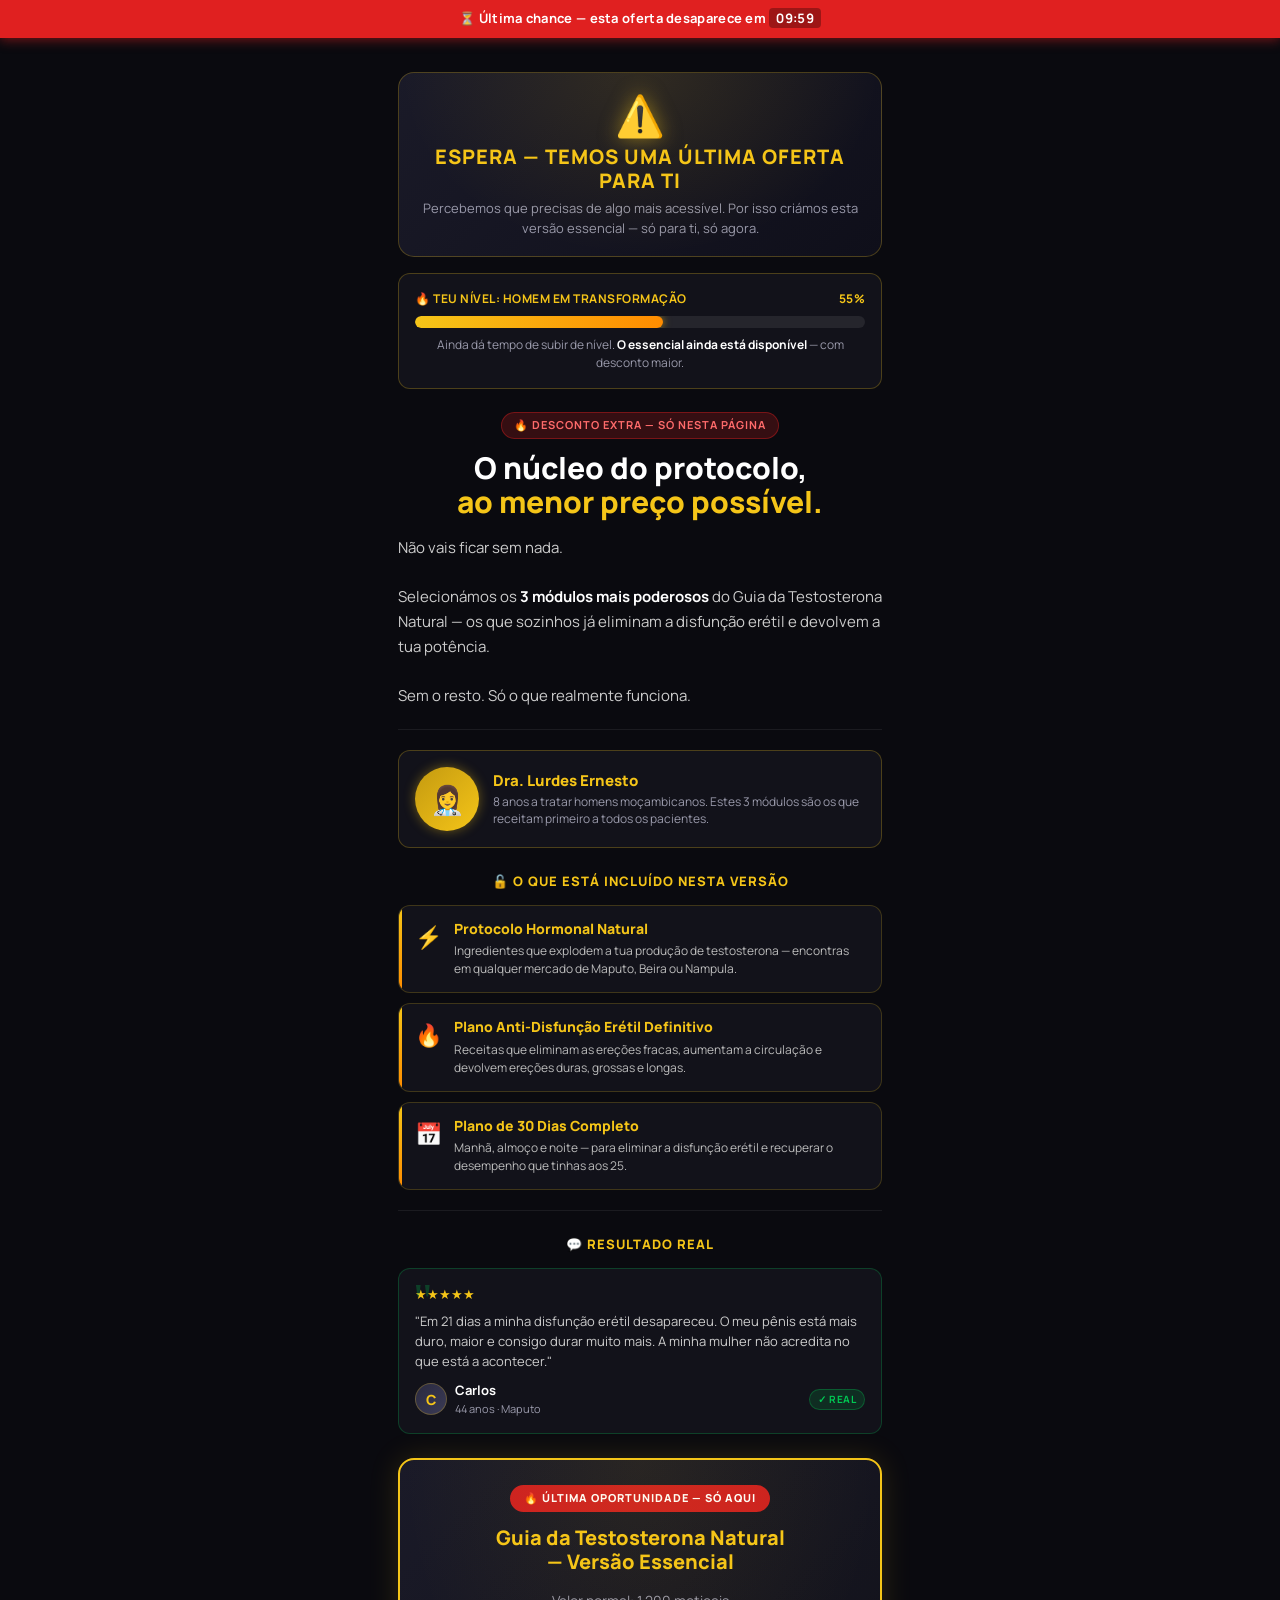
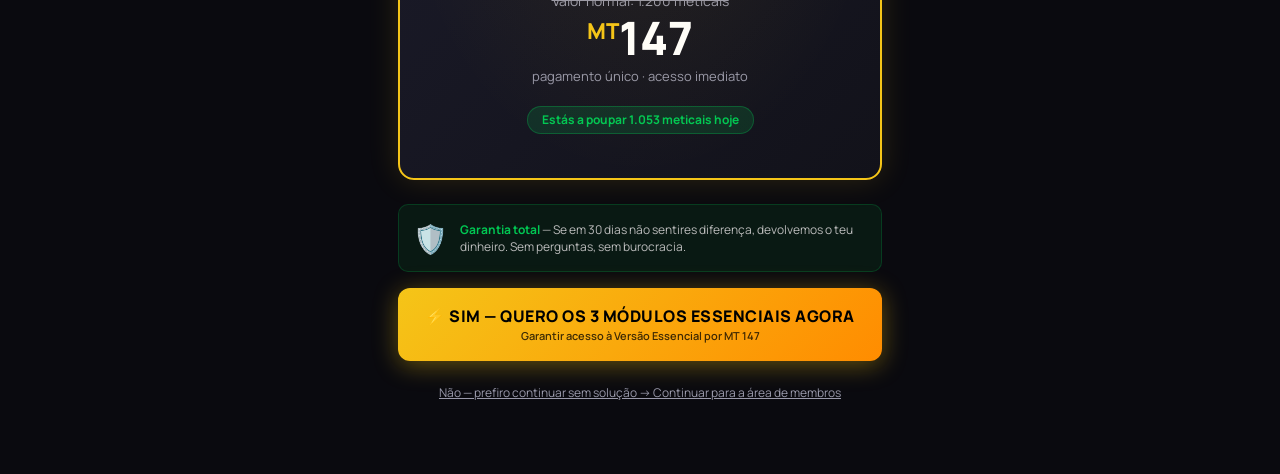
<file: downsell/index.html>
<!DOCTYPE html>
<html lang="pt-BR">
<head>
  <meta charset="UTF-8">
  <meta name="viewport" content="width=device-width, initial-scale=1.0, viewport-fit=cover">
  <title>Guia da Testosterona Natural — Última Oportunidade</title>
  <link rel="stylesheet" href="../css/frontend.min.css" media="all">
  <link rel="stylesheet" href="https://fonts.googleapis.com/css?family=Montserrat:400,600,700,800,900&display=swap" media="all">
  <script src="https://cdn.utmify.com.br/scripts/utms/latest.js" data-utmify-prevent-xcod-sck data-utmify-prevent-subids async defer></script>
  <script>
    window.pixelId = "69d2a81bd89ddc8e6a310ea0";
    var a = document.createElement("script");
    a.setAttribute("async", "");
    a.setAttribute("defer", "");
    a.setAttribute("src", "https://cdn.utmify.com.br/scripts/pixel/pixel.js");
    document.head.appendChild(a);
  </script>
  <style>
    *, *::before, *::after { box-sizing: border-box; margin: 0; padding: 0; }

    :root {
      --gold: #f5c518;
      --gold-dark: #c49a10;
      --red: #e02020;
      --green: #00c853;
      --dark: #0a0a0f;
      --dark2: #12121a;
      --dark3: #1a1a28;
      --border: rgba(245,197,24,0.25);
      --text: #f0f0f0;
      --muted: #9999aa;
    }

    @font-face {
      font-family: Manrope;
      font-style: normal;
      font-weight: 200 800;
      font-display: fallback;
      src: url('../fonts/Manrope-VariableFont_wght.woff2') format('woff2');
    }

    body {
      background: var(--dark);
      color: var(--text);
      font-family: Manrope, 'Montserrat', sans-serif;
      font-size: 16px;
      line-height: 1.5;
      overflow-x: hidden;
    }

    /* ── URGENCY BAR ── */
    #urgency-bar {
      position: fixed;
      top: 0; left: 0; width: 100%;
      background: var(--red);
      color: #fff;
      padding: 9px 12px;
      text-align: center;
      z-index: 99999;
      font-size: 13px;
      font-weight: 700;
      letter-spacing: .3px;
      box-shadow: 0 2px 12px rgba(224,32,32,.5);
    }
    #urgency-countdown {
      font-variant-numeric: tabular-nums;
      background: rgba(0,0,0,.3);
      padding: 1px 7px;
      border-radius: 4px;
    }

    /* ── MAIN WRAPPER ── */
    .page-wrap {
      padding-top: 52px;
      max-width: 520px;
      margin: 0 auto;
      padding-left: 18px;
      padding-right: 18px;
      padding-bottom: 60px;
    }

    /* ── ACHIEVEMENT HEADER ── */
    .achievement-header {
      background: linear-gradient(135deg, #1a1a28 0%, #0f0f1a 100%);
      border: 1px solid var(--border);
      border-radius: 16px;
      padding: 22px 20px 18px;
      margin-top: 20px;
      text-align: center;
      position: relative;
      overflow: hidden;
    }
    .achievement-header::before {
      content: '';
      position: absolute;
      inset: 0;
      background: radial-gradient(ellipse at 50% 0%, rgba(245,197,24,.12) 0%, transparent 70%);
      pointer-events: none;
    }
    .badge-icon {
      font-size: 40px;
      line-height: 1;
      margin-bottom: 10px;
      filter: drop-shadow(0 0 10px rgba(245,197,24,.5));
    }
    .achievement-header h1 {
      font-size: 20px;
      font-weight: 800;
      color: var(--gold);
      text-transform: uppercase;
      letter-spacing: 1px;
      margin-bottom: 6px;
      line-height: 1.2;
    }
    .achievement-header p {
      font-size: 13px;
      color: var(--muted);
    }

    /* ── LEVEL PROGRESS BAR ── */
    .level-section {
      margin: 16px 0;
      background: var(--dark2);
      border: 1px solid var(--border);
      border-radius: 12px;
      padding: 16px;
    }
    .level-label {
      display: flex;
      justify-content: space-between;
      font-size: 12px;
      font-weight: 700;
      color: var(--gold);
      text-transform: uppercase;
      letter-spacing: .5px;
      margin-bottom: 8px;
    }
    .progress-track {
      height: 12px;
      background: rgba(255,255,255,.08);
      border-radius: 99px;
      overflow: hidden;
    }
    .progress-fill {
      height: 100%;
      width: 0%;
      background: linear-gradient(90deg, #f5c518, #ff8c00);
      border-radius: 99px;
      transition: width 1.4s cubic-bezier(.4,0,.2,1);
      box-shadow: 0 0 8px rgba(245,197,24,.6);
    }
    .level-desc {
      font-size: 12px;
      color: var(--muted);
      margin-top: 8px;
      text-align: center;
    }
    .level-desc strong { color: #fff; }

    /* ── HEADLINE ── */
    .headline {
      text-align: center;
      margin: 22px 0 16px;
    }
    .headline .tag {
      display: inline-block;
      background: rgba(224,32,32,.2);
      color: #ff6b6b;
      border: 1px solid rgba(224,32,32,.4);
      font-size: 11px;
      font-weight: 700;
      text-transform: uppercase;
      letter-spacing: 1px;
      padding: 4px 12px;
      border-radius: 99px;
      margin-bottom: 12px;
    }
    .headline h2 {
      font-size: clamp(22px, 6vw, 30px);
      font-weight: 900;
      line-height: 1.15;
      color: #fff;
    }
    .headline h2 .highlight { color: var(--gold); }

    /* ── COPY ── */
    .problem-intro {
      font-size: 15px;
      line-height: 1.65;
      color: #ccc;
      margin-bottom: 16px;
    }
    .problem-intro strong { color: #fff; }

    /* ── DOCTOR CARD ── */
    .doctor-card {
      display: flex;
      align-items: center;
      gap: 14px;
      background: var(--dark2);
      border: 1px solid var(--border);
      border-radius: 12px;
      padding: 16px;
      margin: 20px 0;
    }
    .doctor-avatar {
      width: 64px; height: 64px;
      border-radius: 50%;
      background: linear-gradient(135deg, var(--gold-dark), var(--gold));
      display: flex; align-items: center; justify-content: center;
      font-size: 28px;
      flex-shrink: 0;
      box-shadow: 0 0 12px rgba(245,197,24,.4);
    }
    .doctor-info h3 { font-size: 15px; font-weight: 800; color: var(--gold); margin-bottom: 2px; }
    .doctor-info p { font-size: 12px; color: var(--muted); line-height: 1.4; }

    /* ── SECTION TITLE ── */
    .section-title {
      font-size: 13px;
      font-weight: 800;
      text-transform: uppercase;
      letter-spacing: 1px;
      color: var(--gold);
      text-align: center;
      margin: 24px 0 14px;
    }

    /* ── UNLOCK ITEMS ── */
    .unlock-list { display: flex; flex-direction: column; gap: 10px; }
    .unlock-item {
      background: var(--dark2);
      border: 1px solid rgba(245,197,24,.2);
      border-radius: 12px;
      padding: 14px 14px 14px 16px;
      display: flex;
      align-items: flex-start;
      gap: 12px;
      position: relative;
      overflow: hidden;
    }
    .unlock-item::before {
      content: '';
      position: absolute;
      left: 0; top: 0; bottom: 0;
      width: 3px;
      background: linear-gradient(180deg, var(--gold), #ff8c00);
      border-radius: 3px 0 0 3px;
    }
    .unlock-icon { font-size: 22px; flex-shrink: 0; margin-top: 1px; }
    .unlock-text h4 { font-size: 14px; font-weight: 800; color: var(--gold); margin-bottom: 4px; line-height: 1.3; }
    .unlock-text p { font-size: 12px; color: #bbb; line-height: 1.5; }

    /* ── TESTIMONIAL ── */
    .testimonials { display: flex; flex-direction: column; gap: 12px; margin-top: 14px; }
    .testi-card {
      background: var(--dark2);
      border: 1px solid rgba(0,200,83,.25);
      border-radius: 12px;
      padding: 16px;
      position: relative;
    }
    .testi-card::before {
      content: '"';
      position: absolute;
      top: 8px; left: 14px;
      font-size: 48px;
      line-height: 1;
      color: var(--green);
      opacity: .25;
      font-family: Georgia, serif;
    }
    .testi-stars { color: var(--gold); font-size: 13px; margin-bottom: 6px; }
    .testi-text { font-size: 13px; color: #ccc; line-height: 1.55; margin-bottom: 10px; }
    .testi-author { display: flex; align-items: center; gap: 8px; }
    .testi-dot {
      width: 32px; height: 32px;
      border-radius: 50%;
      background: linear-gradient(135deg, #2a2a40, #3a3a55);
      display: flex; align-items: center; justify-content: center;
      font-size: 14px; font-weight: 800;
      color: var(--gold);
      border: 1px solid var(--border);
      flex-shrink: 0;
    }
    .testi-name { font-size: 13px; font-weight: 700; color: #fff; }
    .testi-location { font-size: 11px; color: var(--muted); }
    .verified-badge {
      margin-left: auto;
      background: rgba(0,200,83,.15);
      color: var(--green);
      border: 1px solid rgba(0,200,83,.3);
      font-size: 10px;
      font-weight: 700;
      padding: 2px 8px;
      border-radius: 99px;
      text-transform: uppercase;
      letter-spacing: .5px;
      flex-shrink: 0;
    }

    /* ── PRICE BOX ── */
    .price-box {
      background: linear-gradient(135deg, #1a1a28, #12121a);
      border: 2px solid var(--gold);
      border-radius: 16px;
      padding: 24px 20px;
      text-align: center;
      margin: 24px 0;
      position: relative;
      overflow: hidden;
      box-shadow: 0 0 30px rgba(245,197,24,.15);
    }
    .price-box::before {
      content: '';
      position: absolute;
      inset: 0;
      background: radial-gradient(ellipse at 50% 0%, rgba(245,197,24,.08) 0%, transparent 70%);
      pointer-events: none;
    }
    .only-here-tag {
      display: inline-block;
      background: rgba(224,32,32,.9);
      color: #fff;
      font-size: 11px;
      font-weight: 800;
      text-transform: uppercase;
      letter-spacing: 1px;
      padding: 5px 14px;
      border-radius: 99px;
      margin-bottom: 14px;
    }
    .price-box h3 { font-size: 20px; font-weight: 900; color: var(--gold); margin-bottom: 16px; line-height: 1.2; }
    .price-original { font-size: 14px; color: var(--muted); text-decoration: line-through; margin-bottom: 4px; }
    .price-now { font-size: 46px; font-weight: 900; color: #fff; line-height: 1; margin-bottom: 6px; }
    .price-now sup { font-size: 22px; vertical-align: super; color: var(--gold); }
    .price-label { font-size: 13px; color: var(--muted); margin-bottom: 20px; }
    .price-saving {
      display: inline-block;
      background: rgba(0,200,83,.15);
      color: var(--green);
      border: 1px solid rgba(0,200,83,.3);
      font-size: 12px; font-weight: 700;
      padding: 4px 14px;
      border-radius: 99px;
      margin-bottom: 20px;
    }

    /* ── BUTTONS ── */
    .btn-yes {
      display: block; width: 100%;
      background: linear-gradient(135deg, #f5c518 0%, #ff8c00 100%);
      color: #000; font-family: inherit; font-size: 16px; font-weight: 900;
      text-align: center; padding: 18px 20px; border-radius: 12px; border: none;
      cursor: pointer; text-decoration: none; text-transform: uppercase;
      letter-spacing: .5px; line-height: 1.25;
      box-shadow: 0 4px 24px rgba(245,197,24,.4), 0 2px 8px rgba(0,0,0,.4);
      transition: transform .15s, box-shadow .15s; margin-bottom: 12px;
    }
    .btn-yes:hover { transform: translateY(-2px); box-shadow: 0 8px 32px rgba(245,197,24,.5), 0 4px 12px rgba(0,0,0,.4); }
    .btn-yes:active { transform: translateY(0); }
    .btn-yes small { display: block; font-size: 11px; font-weight: 600; opacity: .75; text-transform: none; letter-spacing: 0; margin-top: 3px; }
    .btn-no {
      display: block; width: 100%; background: transparent; color: var(--muted);
      font-family: inherit; font-size: 12px; text-align: center; padding: 12px;
      border: none; cursor: pointer; text-decoration: underline; line-height: 1.4;
    }
    .btn-no:hover { color: #ccc; }

    /* ── GUARANTEE ── */
    .guarantee {
      display: flex; align-items: center; gap: 12px;
      background: rgba(0,200,83,.08); border: 1px solid rgba(0,200,83,.2);
      border-radius: 10px; padding: 12px 14px; margin-bottom: 16px;
    }
    .guarantee .g-icon { font-size: 28px; flex-shrink: 0; }
    .guarantee p { font-size: 12px; color: #bbb; line-height: 1.45; }
    .guarantee p strong { color: var(--green); }

    /* ── DIVIDER ── */
    .divider {
      border: none;
      border-top: 1px solid rgba(255,255,255,.07);
      margin: 20px 0;
    }
  </style>
</head>
<body>

  <!-- URGENCY BAR -->
  <div id="urgency-bar">
    ⏳ Última chance — esta oferta desaparece em <span id="urgency-countdown">09:59</span>
  </div>

  <div class="page-wrap">

    <!-- ACHIEVEMENT HEADER -->
    <div class="achievement-header">
      <div class="badge-icon">⚠️</div>
      <h1>Espera — Temos uma Última Oferta Para Ti</h1>
      <p>Percebemos que precisas de algo mais acessível. Por isso criámos esta versão essencial — só para ti, só agora.</p>
    </div>

    <!-- LEVEL PROGRESS BAR -->
    <div class="level-section">
      <div class="level-label">
        <span>🔥 Teu Nível: Homem em Transformação</span>
        <span id="pct-label">55%</span>
      </div>
      <div class="progress-track">
        <div class="progress-fill" id="prog-fill"></div>
      </div>
      <p class="level-desc">Ainda dá tempo de subir de nível. <strong>O essencial ainda está disponível</strong> — com desconto maior.</p>
    </div>

    <!-- HEADLINE -->
    <div class="headline">
      <div class="tag">🔥 Desconto extra — só nesta página</div>
      <h2>O núcleo do protocolo,<br><span class="highlight">ao menor preço possível.</span></h2>
    </div>

    <!-- COPY -->
    <p class="problem-intro">
      Não vais ficar sem nada.<br><br>
      Selecionámos os <strong>3 módulos mais poderosos</strong> do Guia da Testosterona Natural — os que sozinhos já eliminam a disfunção erétil e devolvem a tua potência.<br><br>
      Sem o resto. Só o que realmente funciona.
    </p>

    <hr class="divider">

    <!-- DOCTOR CARD -->
    <div class="doctor-card">
      <div class="doctor-avatar">👩‍⚕️</div>
      <div class="doctor-info">
        <h3>Dra. Lurdes Ernesto</h3>
        <p>8 anos a tratar homens moçambicanos. Estes 3 módulos são os que receitam primeiro a todos os pacientes.</p>
      </div>
    </div>

    <!-- WHAT YOU UNLOCK -->
    <p class="section-title">🔓 O que está incluído nesta versão</p>
    <div class="unlock-list">
      <div class="unlock-item">
        <div class="unlock-icon">⚡</div>
        <div class="unlock-text">
          <h4>Protocolo Hormonal Natural</h4>
          <p>Ingredientes que explodem a tua produção de testosterona — encontras em qualquer mercado de Maputo, Beira ou Nampula.</p>
        </div>
      </div>
      <div class="unlock-item">
        <div class="unlock-icon">🔥</div>
        <div class="unlock-text">
          <h4>Plano Anti-Disfunção Erétil Definitivo</h4>
          <p>Receitas que eliminam as ereções fracas, aumentam a circulação e devolvem ereções duras, grossas e longas.</p>
        </div>
      </div>
      <div class="unlock-item">
        <div class="unlock-icon">📅</div>
        <div class="unlock-text">
          <h4>Plano de 30 Dias Completo</h4>
          <p>Manhã, almoço e noite — para eliminar a disfunção erétil e recuperar o desempenho que tinhas aos 25.</p>
        </div>
      </div>
    </div>

    <hr class="divider">

    <!-- TESTIMONIAL -->
    <p class="section-title">💬 Resultado real</p>
    <div class="testimonials">
      <div class="testi-card">
        <div class="testi-stars">★★★★★</div>
        <p class="testi-text">"Em 21 dias a minha disfunção erétil desapareceu. O meu pênis está mais duro, maior e consigo durar muito mais. A minha mulher não acredita no que está a acontecer."</p>
        <div class="testi-author">
          <div class="testi-dot">C</div>
          <div>
            <div class="testi-name">Carlos</div>
            <div class="testi-location">44 anos · Maputo</div>
          </div>
          <div class="verified-badge">✓ Real</div>
        </div>
      </div>
    </div>

    <!-- PRICE BOX + CTA -->
    <div class="price-box">
      <div class="only-here-tag">🔥 Última oportunidade — só aqui</div>
      <h3>Guia da Testosterona Natural<br>— Versão Essencial</h3>
      <div class="price-original">Valor normal: 1.200 meticais</div>
      <div class="price-now"><sup>MT</sup>147</div>
      <div class="price-label">pagamento único · acesso imediato</div>
      <div class="price-saving">Estás a poupar 1.053 meticais hoje</div>
    </div>

    <!-- GUARANTEE -->
    <div class="guarantee">
      <div class="g-icon">🛡️</div>
      <p><strong>Garantia total</strong> — Se em 30 dias não sentires diferença, devolvemos o teu dinheiro. Sem perguntas, sem burocracia.</p>
    </div>

    <!-- YES BUTTON -->
    <a href="https://landpay.site/pay/f71b7c29-da3e-4cd2-898a-a0f7e8fa66b5" class="btn-yes">
      ⚡ SIM — QUERO OS 3 MÓDULOS ESSENCIAIS AGORA
      <small>Garantir acesso à Versão Essencial por MT 147</small>
    </a>

    <!-- NO BUTTON -->
    <a href="https://www.solucaonatural.space/obrigado" class="btn-no">
      Não — prefiro continuar sem solução → Continuar para a área de membros
    </a>

  </div><!-- /page-wrap -->

  <script>
    // Urgency countdown — 10 minutes
    (function () {
      let remaining = 10 * 60;
      const el = document.getElementById('urgency-countdown');
      function fmt(s) {
        const m = String(Math.floor(s / 60)).padStart(2, '0');
        const sc = String(s % 60).padStart(2, '0');
        return m + ':' + sc;
      }
      const t = setInterval(function () {
        remaining--;
        if (remaining <= 0) { clearInterval(t); el.textContent = '00:00'; return; }
        el.textContent = fmt(remaining);
      }, 1000);
    })();

    // Progress bar animation
    window.addEventListener('load', function () {
      setTimeout(function () {
        document.getElementById('prog-fill').style.width = '55%';
      }, 400);
    });
  </script>

</body>
</html>
</file>
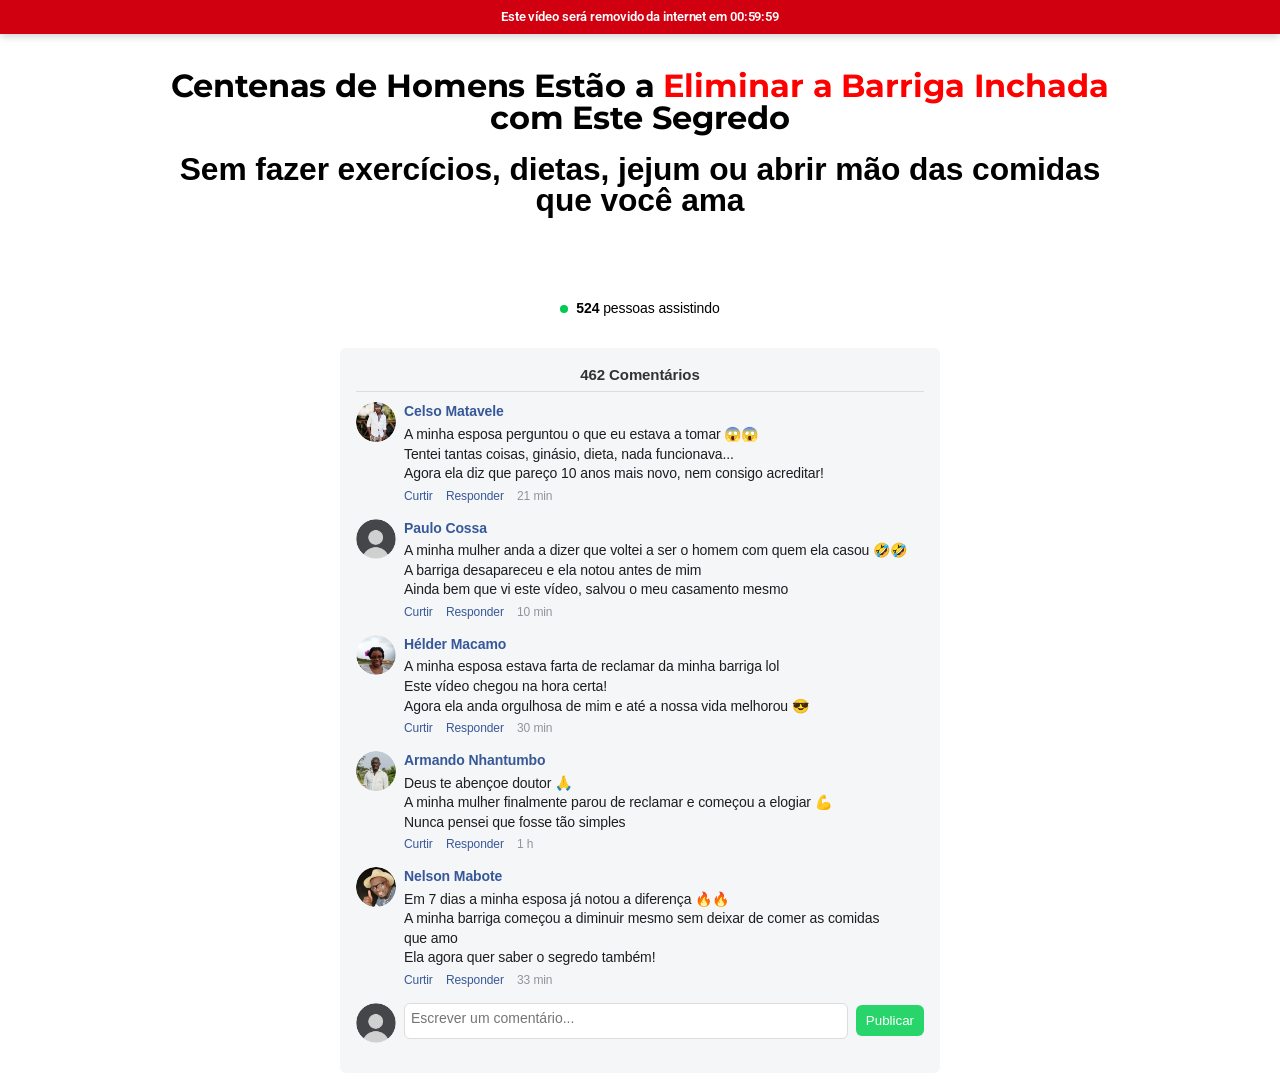
<file: homem/index.html>
<!DOCTYPE html><html lang="pt-BR"><head>
	<meta charset="UTF-8">
			<title>videogratuito.shop</title>
		<meta name="viewport" content="width=device-width, initial-scale=1">
<meta name="robots" content="max-image-preview:large">
<title>videogratuito.shop</title>
<link rel="alternate" type="application/rss+xml" title="Feed para videogratuito.shop »" href="https://videogratuito.shop/feed/">
<link rel="alternate" type="application/rss+xml" title="Feed de comentários para videogratuito.shop »" href="https://videogratuito.shop/comments/feed/">
<link rel="alternate" title="oEmbed (JSON)" type="application/json+oembed" href="https://videogratuito.shop/wp-json/oembed/1.0/embed?url=https%3A%2F%2Fvideogratuito.shop%2F">
<link rel="alternate" title="oEmbed (XML)" type="text/xml+oembed" href="https://videogratuito.shop/wp-json/oembed/1.0/embed?url=https%3A%2F%2Fvideogratuito.shop%2F&format=xml">
<style id="wp-img-auto-sizes-contain-inline-css">
img:is([sizes=auto i],[sizes^="auto," i]){contain-intrinsic-size:3000px 1500px}
/*# sourceURL=wp-img-auto-sizes-contain-inline-css */
</style>

<style id="wp-emoji-styles-inline-css">

	img.wp-smiley, img.emoji {
		display: inline !important;
		border: none !important;
		box-shadow: none !important;
		height: 1em !important;
		width: 1em !important;
		margin: 0 0.07em !important;
		vertical-align: -0.1em !important;
		background: none !important;
		padding: 0 !important;
	}
/*# sourceURL=wp-emoji-styles-inline-css */
</style>
<style id="wp-block-library-inline-css">
:root{--wp-block-synced-color:#7a00df;--wp-block-synced-color--rgb:122,0,223;--wp-bound-block-color:var(--wp-block-synced-color);--wp-editor-canvas-background:#ddd;--wp-admin-theme-color:#007cba;--wp-admin-theme-color--rgb:0,124,186;--wp-admin-theme-color-darker-10:#006ba1;--wp-admin-theme-color-darker-10--rgb:0,107,160.5;--wp-admin-theme-color-darker-20:#005a87;--wp-admin-theme-color-darker-20--rgb:0,90,135;--wp-admin-border-width-focus:2px}@media (min-resolution:192dpi){:root{--wp-admin-border-width-focus:1.5px}}.wp-element-button{cursor:pointer}:root .has-very-light-gray-background-color{background-color:#eee}:root .has-very-dark-gray-background-color{background-color:#313131}:root .has-very-light-gray-color{color:#eee}:root .has-very-dark-gray-color{color:#313131}:root .has-vivid-green-cyan-to-vivid-cyan-blue-gradient-background{background:linear-gradient(135deg,#00d084,#0693e3)}:root .has-purple-crush-gradient-background{background:linear-gradient(135deg,#34e2e4,#4721fb 50%,#ab1dfe)}:root .has-hazy-dawn-gradient-background{background:linear-gradient(135deg,#faaca8,#dad0ec)}:root .has-subdued-olive-gradient-background{background:linear-gradient(135deg,#fafae1,#67a671)}:root .has-atomic-cream-gradient-background{background:linear-gradient(135deg,#fdd79a,#004a59)}:root .has-nightshade-gradient-background{background:linear-gradient(135deg,#330968,#31cdcf)}:root .has-midnight-gradient-background{background:linear-gradient(135deg,#020381,#2874fc)}:root{--wp--preset--font-size--normal:16px;--wp--preset--font-size--huge:42px}.has-regular-font-size{font-size:1em}.has-larger-font-size{font-size:2.625em}.has-normal-font-size{font-size:var(--wp--preset--font-size--normal)}.has-huge-font-size{font-size:var(--wp--preset--font-size--huge)}.has-text-align-center{text-align:center}.has-text-align-left{text-align:left}.has-text-align-right{text-align:right}.has-fit-text{white-space:nowrap!important}#end-resizable-editor-section{display:none}.aligncenter{clear:both}.items-justified-left{justify-content:flex-start}.items-justified-center{justify-content:center}.items-justified-right{justify-content:flex-end}.items-justified-space-between{justify-content:space-between}.screen-reader-text{border:0;clip-path:inset(50%);height:1px;margin:-1px;overflow:hidden;padding:0;position:absolute;width:1px;word-wrap:normal!important}.screen-reader-text:focus{background-color:#ddd;clip-path:none;color:#444;display:block;font-size:1em;height:auto;left:5px;line-height:normal;padding:15px 23px 14px;text-decoration:none;top:5px;width:auto;z-index:100000}html :where(.has-border-color){border-style:solid}html :where([style*=border-top-color]){border-top-style:solid}html :where([style*=border-right-color]){border-right-style:solid}html :where([style*=border-bottom-color]){border-bottom-style:solid}html :where([style*=border-left-color]){border-left-style:solid}html :where([style*=border-width]){border-style:solid}html :where([style*=border-top-width]){border-top-style:solid}html :where([style*=border-right-width]){border-right-style:solid}html :where([style*=border-bottom-width]){border-bottom-style:solid}html :where([style*=border-left-width]){border-left-style:solid}html :where(img[class*=wp-image-]){height:auto;max-width:100%}:where(figure){margin:0 0 1em}html :where(.is-position-sticky){--wp-admin--admin-bar--position-offset:var(--wp-admin--admin-bar--height,0px)}@media screen and (max-width:600px){html :where(.is-position-sticky){--wp-admin--admin-bar--position-offset:0px}}
/*# sourceURL=/wp-includes/css/dist/block-library/common.min.css */
</style>
<style id="global-styles-inline-css">
:root{--wp--preset--aspect-ratio--square: 1;--wp--preset--aspect-ratio--4-3: 4/3;--wp--preset--aspect-ratio--3-4: 3/4;--wp--preset--aspect-ratio--3-2: 3/2;--wp--preset--aspect-ratio--2-3: 2/3;--wp--preset--aspect-ratio--16-9: 16/9;--wp--preset--aspect-ratio--9-16: 9/16;--wp--preset--color--black: #000000;--wp--preset--color--cyan-bluish-gray: #abb8c3;--wp--preset--color--white: #ffffff;--wp--preset--color--pale-pink: #f78da7;--wp--preset--color--vivid-red: #cf2e2e;--wp--preset--color--luminous-vivid-orange: #ff6900;--wp--preset--color--luminous-vivid-amber: #fcb900;--wp--preset--color--light-green-cyan: #7bdcb5;--wp--preset--color--vivid-green-cyan: #00d084;--wp--preset--color--pale-cyan-blue: #8ed1fc;--wp--preset--color--vivid-cyan-blue: #0693e3;--wp--preset--color--vivid-purple: #9b51e0;--wp--preset--color--base: #FFFFFF;--wp--preset--color--contrast: #111111;--wp--preset--color--accent-1: #FFEE58;--wp--preset--color--accent-2: #F6CFF4;--wp--preset--color--accent-3: #503AA8;--wp--preset--color--accent-4: #686868;--wp--preset--color--accent-5: #FBFAF3;--wp--preset--color--accent-6: color-mix(in srgb, currentColor 20%, transparent);--wp--preset--gradient--vivid-cyan-blue-to-vivid-purple: linear-gradient(135deg,rgb(6,147,227) 0%,rgb(155,81,224) 100%);--wp--preset--gradient--light-green-cyan-to-vivid-green-cyan: linear-gradient(135deg,rgb(122,220,180) 0%,rgb(0,208,130) 100%);--wp--preset--gradient--luminous-vivid-amber-to-luminous-vivid-orange: linear-gradient(135deg,rgb(252,185,0) 0%,rgb(255,105,0) 100%);--wp--preset--gradient--luminous-vivid-orange-to-vivid-red: linear-gradient(135deg,rgb(255,105,0) 0%,rgb(207,46,46) 100%);--wp--preset--gradient--very-light-gray-to-cyan-bluish-gray: linear-gradient(135deg,rgb(238,238,238) 0%,rgb(169,184,195) 100%);--wp--preset--gradient--cool-to-warm-spectrum: linear-gradient(135deg,rgb(74,234,220) 0%,rgb(151,120,209) 20%,rgb(207,42,186) 40%,rgb(238,44,130) 60%,rgb(251,105,98) 80%,rgb(254,248,76) 100%);--wp--preset--gradient--blush-light-purple: linear-gradient(135deg,rgb(255,206,236) 0%,rgb(152,150,240) 100%);--wp--preset--gradient--blush-bordeaux: linear-gradient(135deg,rgb(254,205,165) 0%,rgb(254,45,45) 50%,rgb(107,0,62) 100%);--wp--preset--gradient--luminous-dusk: linear-gradient(135deg,rgb(255,203,112) 0%,rgb(199,81,192) 50%,rgb(65,88,208) 100%);--wp--preset--gradient--pale-ocean: linear-gradient(135deg,rgb(255,245,203) 0%,rgb(182,227,212) 50%,rgb(51,167,181) 100%);--wp--preset--gradient--electric-grass: linear-gradient(135deg,rgb(202,248,128) 0%,rgb(113,206,126) 100%);--wp--preset--gradient--midnight: linear-gradient(135deg,rgb(2,3,129) 0%,rgb(40,116,252) 100%);--wp--preset--font-size--small: 0.875rem;--wp--preset--font-size--medium: clamp(1rem, 1rem + ((1vw - 0.2rem) * 0.196), 1.125rem);--wp--preset--font-size--large: clamp(1.125rem, 1.125rem + ((1vw - 0.2rem) * 0.392), 1.375rem);--wp--preset--font-size--x-large: clamp(1.75rem, 1.75rem + ((1vw - 0.2rem) * 0.392), 2rem);--wp--preset--font-size--xx-large: clamp(2.15rem, 2.15rem + ((1vw - 0.2rem) * 1.333), 3rem);--wp--preset--font-family--manrope: Manrope, sans-serif;--wp--preset--font-family--fira-code: "Fira Code", monospace;--wp--preset--spacing--20: 10px;--wp--preset--spacing--30: 20px;--wp--preset--spacing--40: 30px;--wp--preset--spacing--50: clamp(30px, 5vw, 50px);--wp--preset--spacing--60: clamp(30px, 7vw, 70px);--wp--preset--spacing--70: clamp(50px, 7vw, 90px);--wp--preset--spacing--80: clamp(70px, 10vw, 140px);--wp--preset--shadow--natural: 6px 6px 9px rgba(0, 0, 0, 0.2);--wp--preset--shadow--deep: 12px 12px 50px rgba(0, 0, 0, 0.4);--wp--preset--shadow--sharp: 6px 6px 0px rgba(0, 0, 0, 0.2);--wp--preset--shadow--outlined: 6px 6px 0px -3px rgb(255, 255, 255), 6px 6px rgb(0, 0, 0);--wp--preset--shadow--crisp: 6px 6px 0px rgb(0, 0, 0);}:root { --wp--style--global--content-size: 645px;--wp--style--global--wide-size: 1340px; }:where(body) { margin: 0; }.wp-site-blocks { padding-top: var(--wp--style--root--padding-top); padding-bottom: var(--wp--style--root--padding-bottom); }.has-global-padding { padding-right: var(--wp--style--root--padding-right); padding-left: var(--wp--style--root--padding-left); }.has-global-padding > .alignfull { margin-right: calc(var(--wp--style--root--padding-right) * -1); margin-left: calc(var(--wp--style--root--padding-left) * -1); }.has-global-padding :where(:not(.alignfull.is-layout-flow) > .has-global-padding:not(.wp-block-block, .alignfull)) { padding-right: 0; padding-left: 0; }.has-global-padding :where(:not(.alignfull.is-layout-flow) > .has-global-padding:not(.wp-block-block, .alignfull)) > .alignfull { margin-left: 0; margin-right: 0; }.wp-site-blocks > .alignleft { float: left; margin-right: 2em; }.wp-site-blocks > .alignright { float: right; margin-left: 2em; }.wp-site-blocks > .aligncenter { justify-content: center; margin-left: auto; margin-right: auto; }:where(.wp-site-blocks) > * { margin-block-start: 1.2rem; margin-block-end: 0; }:where(.wp-site-blocks) > :first-child { margin-block-start: 0; }:where(.wp-site-blocks) > :last-child { margin-block-end: 0; }:root { --wp--style--block-gap: 1.2rem; }:root :where(.is-layout-flow) > :first-child{margin-block-start: 0;}:root :where(.is-layout-flow) > :last-child{margin-block-end: 0;}:root :where(.is-layout-flow) > *{margin-block-start: 1.2rem;margin-block-end: 0;}:root :where(.is-layout-constrained) > :first-child{margin-block-start: 0;}:root :where(.is-layout-constrained) > :last-child{margin-block-end: 0;}:root :where(.is-layout-constrained) > *{margin-block-start: 1.2rem;margin-block-end: 0;}:root :where(.is-layout-flex){gap: 1.2rem;}:root :where(.is-layout-grid){gap: 1.2rem;}.is-layout-flow > .alignleft{float: left;margin-inline-start: 0;margin-inline-end: 2em;}.is-layout-flow > .alignright{float: right;margin-inline-start: 2em;margin-inline-end: 0;}.is-layout-flow > .aligncenter{margin-left: auto !important;margin-right: auto !important;}.is-layout-constrained > .alignleft{float: left;margin-inline-start: 0;margin-inline-end: 2em;}.is-layout-constrained > .alignright{float: right;margin-inline-start: 2em;margin-inline-end: 0;}.is-layout-constrained > .aligncenter{margin-left: auto !important;margin-right: auto !important;}.is-layout-constrained > :where(:not(.alignleft):not(.alignright):not(.alignfull)){max-width: var(--wp--style--global--content-size);margin-left: auto !important;margin-right: auto !important;}.is-layout-constrained > .alignwide{max-width: var(--wp--style--global--wide-size);}body .is-layout-flex{display: flex;}.is-layout-flex{flex-wrap: wrap;align-items: center;}.is-layout-flex > :is(*, div){margin: 0;}body .is-layout-grid{display: grid;}.is-layout-grid > :is(*, div){margin: 0;}body{background-color: var(--wp--preset--color--base);color: var(--wp--preset--color--contrast);font-family: var(--wp--preset--font-family--manrope);font-size: var(--wp--preset--font-size--large);font-weight: 300;letter-spacing: -0.1px;line-height: 1.4;--wp--style--root--padding-top: 0px;--wp--style--root--padding-right: var(--wp--preset--spacing--50);--wp--style--root--padding-bottom: 0px;--wp--style--root--padding-left: var(--wp--preset--spacing--50);}a:where(:not(.wp-element-button)){color: currentColor;text-decoration: underline;}:root :where(a:where(:not(.wp-element-button)):hover){text-decoration: none;}h1, h2, h3, h4, h5, h6{font-weight: 400;letter-spacing: -0.1px;line-height: 1.125;}h1{font-size: var(--wp--preset--font-size--xx-large);}h2{font-size: var(--wp--preset--font-size--x-large);}h3{font-size: var(--wp--preset--font-size--large);}h4{font-size: var(--wp--preset--font-size--medium);}h5{font-size: var(--wp--preset--font-size--small);letter-spacing: 0.5px;}h6{font-size: var(--wp--preset--font-size--small);font-weight: 700;letter-spacing: 1.4px;text-transform: uppercase;}:root :where(.wp-element-button, .wp-block-button__link){background-color: var(--wp--preset--color--contrast);border-width: 0;color: var(--wp--preset--color--base);font-family: inherit;font-size: var(--wp--preset--font-size--medium);font-style: inherit;font-weight: inherit;letter-spacing: inherit;line-height: inherit;padding-top: 1rem;padding-right: 2.25rem;padding-bottom: 1rem;padding-left: 2.25rem;text-decoration: none;text-transform: inherit;}:root :where(.wp-element-button:hover, .wp-block-button__link:hover){background-color: color-mix(in srgb, var(--wp--preset--color--contrast) 85%, transparent);border-color: transparent;color: var(--wp--preset--color--base);}:root :where(.wp-element-button:focus, .wp-block-button__link:focus){outline-color: var(--wp--preset--color--accent-4);outline-offset: 2px;}:root :where(.wp-element-caption, .wp-block-audio figcaption, .wp-block-embed figcaption, .wp-block-gallery figcaption, .wp-block-image figcaption, .wp-block-table figcaption, .wp-block-video figcaption){font-size: var(--wp--preset--font-size--small);line-height: 1.4;}.has-black-color{color: var(--wp--preset--color--black) !important;}.has-cyan-bluish-gray-color{color: var(--wp--preset--color--cyan-bluish-gray) !important;}.has-white-color{color: var(--wp--preset--color--white) !important;}.has-pale-pink-color{color: var(--wp--preset--color--pale-pink) !important;}.has-vivid-red-color{color: var(--wp--preset--color--vivid-red) !important;}.has-luminous-vivid-orange-color{color: var(--wp--preset--color--luminous-vivid-orange) !important;}.has-luminous-vivid-amber-color{color: var(--wp--preset--color--luminous-vivid-amber) !important;}.has-light-green-cyan-color{color: var(--wp--preset--color--light-green-cyan) !important;}.has-vivid-green-cyan-color{color: var(--wp--preset--color--vivid-green-cyan) !important;}.has-pale-cyan-blue-color{color: var(--wp--preset--color--pale-cyan-blue) !important;}.has-vivid-cyan-blue-color{color: var(--wp--preset--color--vivid-cyan-blue) !important;}.has-vivid-purple-color{color: var(--wp--preset--color--vivid-purple) !important;}.has-base-color{color: var(--wp--preset--color--base) !important;}.has-contrast-color{color: var(--wp--preset--color--contrast) !important;}.has-accent-1-color{color: var(--wp--preset--color--accent-1) !important;}.has-accent-2-color{color: var(--wp--preset--color--accent-2) !important;}.has-accent-3-color{color: var(--wp--preset--color--accent-3) !important;}.has-accent-4-color{color: var(--wp--preset--color--accent-4) !important;}.has-accent-5-color{color: var(--wp--preset--color--accent-5) !important;}.has-accent-6-color{color: var(--wp--preset--color--accent-6) !important;}.has-black-background-color{background-color: var(--wp--preset--color--black) !important;}.has-cyan-bluish-gray-background-color{background-color: var(--wp--preset--color--cyan-bluish-gray) !important;}.has-white-background-color{background-color: var(--wp--preset--color--white) !important;}.has-pale-pink-background-color{background-color: var(--wp--preset--color--pale-pink) !important;}.has-vivid-red-background-color{background-color: var(--wp--preset--color--vivid-red) !important;}.has-luminous-vivid-orange-background-color{background-color: var(--wp--preset--color--luminous-vivid-orange) !important;}.has-luminous-vivid-amber-background-color{background-color: var(--wp--preset--color--luminous-vivid-amber) !important;}.has-light-green-cyan-background-color{background-color: var(--wp--preset--color--light-green-cyan) !important;}.has-vivid-green-cyan-background-color{background-color: var(--wp--preset--color--vivid-green-cyan) !important;}.has-pale-cyan-blue-background-color{background-color: var(--wp--preset--color--pale-cyan-blue) !important;}.has-vivid-cyan-blue-background-color{background-color: var(--wp--preset--color--vivid-cyan-blue) !important;}.has-vivid-purple-background-color{background-color: var(--wp--preset--color--vivid-purple) !important;}.has-base-background-color{background-color: var(--wp--preset--color--base) !important;}.has-contrast-background-color{background-color: var(--wp--preset--color--contrast) !important;}.has-accent-1-background-color{background-color: var(--wp--preset--color--accent-1) !important;}.has-accent-2-background-color{background-color: var(--wp--preset--color--accent-2) !important;}.has-accent-3-background-color{background-color: var(--wp--preset--color--accent-3) !important;}.has-accent-4-background-color{background-color: var(--wp--preset--color--accent-4) !important;}.has-accent-5-background-color{background-color: var(--wp--preset--color--accent-5) !important;}.has-accent-6-background-color{background-color: var(--wp--preset--color--accent-6) !important;}.has-black-border-color{border-color: var(--wp--preset--color--black) !important;}.has-cyan-bluish-gray-border-color{border-color: var(--wp--preset--color--cyan-bluish-gray) !important;}.has-white-border-color{border-color: var(--wp--preset--color--white) !important;}.has-pale-pink-border-color{border-color: var(--wp--preset--color--pale-pink) !important;}.has-vivid-red-border-color{border-color: var(--wp--preset--color--vivid-red) !important;}.has-luminous-vivid-orange-border-color{border-color: var(--wp--preset--color--luminous-vivid-orange) !important;}.has-luminous-vivid-amber-border-color{border-color: var(--wp--preset--color--luminous-vivid-amber) !important;}.has-light-green-cyan-border-color{border-color: var(--wp--preset--color--light-green-cyan) !important;}.has-vivid-green-cyan-border-color{border-color: var(--wp--preset--color--vivid-green-cyan) !important;}.has-pale-cyan-blue-border-color{border-color: var(--wp--preset--color--pale-cyan-blue) !important;}.has-vivid-cyan-blue-border-color{border-color: var(--wp--preset--color--vivid-cyan-blue) !important;}.has-vivid-purple-border-color{border-color: var(--wp--preset--color--vivid-purple) !important;}.has-base-border-color{border-color: var(--wp--preset--color--base) !important;}.has-contrast-border-color{border-color: var(--wp--preset--color--contrast) !important;}.has-accent-1-border-color{border-color: var(--wp--preset--color--accent-1) !important;}.has-accent-2-border-color{border-color: var(--wp--preset--color--accent-2) !important;}.has-accent-3-border-color{border-color: var(--wp--preset--color--accent-3) !important;}.has-accent-4-border-color{border-color: var(--wp--preset--color--accent-4) !important;}.has-accent-5-border-color{border-color: var(--wp--preset--color--accent-5) !important;}.has-accent-6-border-color{border-color: var(--wp--preset--color--accent-6) !important;}.has-vivid-cyan-blue-to-vivid-purple-gradient-background{background: var(--wp--preset--gradient--vivid-cyan-blue-to-vivid-purple) !important;}.has-light-green-cyan-to-vivid-green-cyan-gradient-background{background: var(--wp--preset--gradient--light-green-cyan-to-vivid-green-cyan) !important;}.has-luminous-vivid-amber-to-luminous-vivid-orange-gradient-background{background: var(--wp--preset--gradient--luminous-vivid-amber-to-luminous-vivid-orange) !important;}.has-luminous-vivid-orange-to-vivid-red-gradient-background{background: var(--wp--preset--gradient--luminous-vivid-orange-to-vivid-red) !important;}.has-very-light-gray-to-cyan-bluish-gray-gradient-background{background: var(--wp--preset--gradient--very-light-gray-to-cyan-bluish-gray) !important;}.has-cool-to-warm-spectrum-gradient-background{background: var(--wp--preset--gradient--cool-to-warm-spectrum) !important;}.has-blush-light-purple-gradient-background{background: var(--wp--preset--gradient--blush-light-purple) !important;}.has-blush-bordeaux-gradient-background{background: var(--wp--preset--gradient--blush-bordeaux) !important;}.has-luminous-dusk-gradient-background{background: var(--wp--preset--gradient--luminous-dusk) !important;}.has-pale-ocean-gradient-background{background: var(--wp--preset--gradient--pale-ocean) !important;}.has-electric-grass-gradient-background{background: var(--wp--preset--gradient--electric-grass) !important;}.has-midnight-gradient-background{background: var(--wp--preset--gradient--midnight) !important;}.has-small-font-size{font-size: var(--wp--preset--font-size--small) !important;}.has-medium-font-size{font-size: var(--wp--preset--font-size--medium) !important;}.has-large-font-size{font-size: var(--wp--preset--font-size--large) !important;}.has-x-large-font-size{font-size: var(--wp--preset--font-size--x-large) !important;}.has-xx-large-font-size{font-size: var(--wp--preset--font-size--xx-large) !important;}.has-manrope-font-family{font-family: var(--wp--preset--font-family--manrope) !important;}.has-fira-code-font-family{font-family: var(--wp--preset--font-family--fira-code) !important;}
/*# sourceURL=global-styles-inline-css */
</style>
<style id="wp-block-template-skip-link-inline-css">

		.skip-link.screen-reader-text {
			border: 0;
			clip-path: inset(50%);
			height: 1px;
			margin: -1px;
			overflow: hidden;
			padding: 0;
			position: absolute !important;
			width: 1px;
			word-wrap: normal !important;
		}

		.skip-link.screen-reader-text:focus {
			background-color: #eee;
			clip-path: none;
			color: #444;
			display: block;
			font-size: 1em;
			height: auto;
			left: 5px;
			line-height: normal;
			padding: 15px 23px 14px;
			text-decoration: none;
			top: 5px;
			width: auto;
			z-index: 100000;
		}
/*# sourceURL=wp-block-template-skip-link-inline-css */
</style>
<link rel="stylesheet" id="hostinger-reach-subscription-block-css" href="../css/subscription.css" media="all">
<style id="twentytwentyfive-style-inline-css">
a{text-decoration-thickness:1px!important;text-underline-offset:.1em}:where(.wp-site-blocks :focus){outline-width:2px;outline-style:solid}.wp-block-navigation .wp-block-navigation-submenu .wp-block-navigation-item:not(:last-child){margin-bottom:3px}.wp-block-navigation .wp-block-navigation-item .wp-block-navigation-item__content{outline-offset:4px}.wp-block-navigation .wp-block-navigation-item ul.wp-block-navigation__submenu-container .wp-block-navigation-item__content{outline-offset:0}blockquote,caption,figcaption,h1,h2,h3,h4,h5,h6,p{text-wrap:pretty}.more-link{display:block}:where(pre){overflow-x:auto}
/*# sourceURL=https://videogratuito.shop/wp-content/themes/twentytwentyfive/style.min.css */
</style>
<link rel="stylesheet" id="elementor-frontend-css" href="../css/frontend.min.css" media="all">
<link rel="stylesheet" id="elementor-post-5-css" href="../css/post-5.css" media="all">
<link rel="stylesheet" id="widget-heading-css" href="../css/widget-heading.min.css" media="all">
<link rel="stylesheet" id="elementor-post-6-css" href="../css/post-6.css" media="all">
<link rel="stylesheet" id="elementor-gf-roboto-css" href="https://fonts.googleapis.com/css?family=Roboto:100,100italic,200,200italic,300,300italic,400,400italic,500,500italic,600,600italic,700,700italic,800,800italic,900,900italic&display=swap" media="all">
<link rel="stylesheet" id="elementor-gf-robotoslab-css" href="https://fonts.googleapis.com/css?family=Roboto+Slab:100,100italic,200,200italic,300,300italic,400,400italic,500,500italic,600,600italic,700,700italic,800,800italic,900,900italic&display=swap" media="all">
<link rel="stylesheet" id="elementor-gf-montserrat-css" href="https://fonts.googleapis.com/css?family=Montserrat:100,100italic,200,200italic,300,300italic,400,400italic,500,500italic,600,600italic,700,700italic,800,800italic,900,900italic&display=swap" media="all">
<script async="" src="../js/fbevents.js"></script><script src="../js/jquery.min.js" id="jquery-core-js"></script>
<script src="../js/jquery-migrate.min.js" id="jquery-migrate-js"></script>
<link rel="https://api.w.org/" href="https://videogratuito.shop/wp-json/"><link rel="alternate" title="JSON" type="application/json" href="https://videogratuito.shop/wp-json/wp/v2/pages/6"><link rel="EditURI" type="application/rsd+xml" title="RSD" href="https://videogratuito.shop/xmlrpc.php?rsd">
<meta name="generator" content="WordPress 6.9.4">
<link rel="canonical" href="https://videogratuito.shop/">
<link rel="shortlink" href="https://videogratuito.shop/">
<meta name="generator" content="Elementor 3.35.9; features: e_font_icon_svg, additional_custom_breakpoints; settings: css_print_method-external, google_font-enabled, font_display-swap">
			<style>
				.e-con.e-parent:nth-of-type(n+4):not(.e-lazyloaded):not(.e-no-lazyload),
				.e-con.e-parent:nth-of-type(n+4):not(.e-lazyloaded):not(.e-no-lazyload) * {
					background-image: none !important;
				}
				@media screen and (max-height: 1024px) {
					.e-con.e-parent:nth-of-type(n+3):not(.e-lazyloaded):not(.e-no-lazyload),
					.e-con.e-parent:nth-of-type(n+3):not(.e-lazyloaded):not(.e-no-lazyload) * {
						background-image: none !important;
					}
				}
				@media screen and (max-height: 640px) {
					.e-con.e-parent:nth-of-type(n+2):not(.e-lazyloaded):not(.e-no-lazyload),
					.e-con.e-parent:nth-of-type(n+2):not(.e-lazyloaded):not(.e-no-lazyload) * {
						background-image: none !important;
					}
				}
			</style>
			<style class="wp-fonts-local">
@font-face{font-family:Manrope;font-style:normal;font-weight:200 800;font-display:fallback;src:url('../fonts/Manrope-VariableFont_wght.woff2') format('woff2');}
@font-face{font-family:"Fira Code";font-style:normal;font-weight:300 700;font-display:fallback;src:url('../fonts/FiraCode-VariableFont_wght.woff2') format('woff2');}
</style>
	<meta name="viewport" content="width=device-width, initial-scale=1.0, viewport-fit=cover"><script src="../js/player.js" async=""></script><script src="../js/wp-emoji-release.min.js" defer=""></script><script
  src="https://cdn.utmify.com.br/scripts/utms/latest.js"
  data-utmify-prevent-xcod-sck
  data-utmify-prevent-subids
  async
  defer
></script><script>
  window.pixelId = "69d2a81bd89ddc8e6a310ea0";
  var a = document.createElement("script");
  a.setAttribute("async", "");
  a.setAttribute("defer", "");
  a.setAttribute("src", "https://cdn.utmify.com.br/scripts/pixel/pixel.js");
  document.head.appendChild(a);
</script></head>
<body class="home wp-singular page-template page-template-elementor_canvas page page-id-6 wp-embed-responsive wp-theme-twentytwentyfive elementor-default elementor-template-canvas elementor-kit-5 elementor-page elementor-page-6">
			<div data-elementor-type="wp-post" data-elementor-id="6" class="elementor elementor-6">
						<section class="elementor-section elementor-top-section elementor-element elementor-element-70eb54d5 elementor-section-boxed elementor-section-height-default elementor-section-height-default" data-id="70eb54d5" data-element_type="section" data-e-type="section" data-settings="{" background_background":"classic"}"="">
						<div class="elementor-container elementor-column-gap-default">
					<div class="elementor-column elementor-col-100 elementor-top-column elementor-element elementor-element-57fefdfb" data-id="57fefdfb" data-element_type="column" data-e-type="column" data-settings="{" background_background":"classic"}"="">
			<div class="elementor-widget-wrap elementor-element-populated">
						<div class="elementor-element elementor-element-37edf162 elementor-widget elementor-widget-html" data-id="37edf162" data-element_type="widget" data-e-type="widget" data-widget_type="html.default">
					<!-- Meta Pixel Code -->
<script>
!function(f,b,e,v,n,t,s)
{if(f.fbq)return;n=f.fbq=function(){n.callMethod?
n.callMethod.apply(n,arguments):n.queue.push(arguments)};
if(!f._fbq)f._fbq=n;n.push=n;n.loaded=!0;n.version='2.0';
n.queue=[];t=b.createElement(e);t.async=!0;
t.src=v;s=b.getElementsByTagName(e)[0];
s.parentNode.insertBefore(t,s)}(window, document,'script',
'https://connect.facebook.net/en_US/fbevents.js');
fbq('init', '1222320866639403');
fbq('track', 'PageView');
</script>
<noscript><img height="1" width="1" style="display:none"
src="https://www.facebook.com/tr?id=1222320866639403&ev=PageView&noscript=1"
/></noscript>
<!-- End Meta Pixel Code -->				</div>
				<div class="elementor-element elementor-element-52b391ef elementor-widget elementor-widget-html" data-id="52b391ef" data-element_type="widget" data-e-type="widget" data-widget_type="html.default">
					<script>!function(i,n){i._plt=i._plt||(n&&n.timeOrigin?n.timeOrigin+n.now():Date.now())}(window,performance);</script>
<link rel="preload" href="https://scripts.converteai.net/0e0915a4-91d2-437b-b8de-46ce9c0602e2/players/69724288e61f8324193d53c9/v4/player.js" as="script">
<link rel="preload" href="https://scripts.converteai.net/lib/js/smartplayer-wc/v4/smartplayer.js" as="script">
<link rel="preload" href="https://cdn.converteai.net/0e0915a4-91d2-437b-b8de-46ce9c0602e2/697240f6e6996b070b2783d9/main.m3u8" as="fetch">
<link rel="dns-prefetch" href="https://cdn.converteai.net">
<link rel="dns-prefetch" href="https://scripts.converteai.net">
<link rel="dns-prefetch" href="https://images.converteai.net">
<link rel="dns-prefetch" href="https://api.vturb.com.br">				</div>
				<div class="elementor-element elementor-element-3de22748 elementor-widget elementor-widget-html" data-id="3de22748" data-element_type="widget" data-e-type="widget" data-widget_type="html.default">
					<style>
  #urgency-bar {
    position: fixed;
    top: 0;
    left: 0;
    width: 100%;
    background: #d00010;
    color: #fff;
    padding: 8px 10px;
    display: flex;
    align-items: center;
    justify-content: center;
    text-align: center;
    z-index: 99999;
    box-shadow: 0 2px 8px rgba(0,0,0,0.2);
    font-family: -apple-system, BlinkMacSystemFont, "Segoe UI", Roboto, Arial, sans-serif;
  }

  #urgency-bar .text {
    font-size: 13px;
    font-weight: 600;
    width: 100%;
    text-align: center;
    white-space: nowrap;
  }

  @media (max-width: 480px) {
    #urgency-bar .text {
      font-size: 12px;
    }
  }
</style>

<div id="urgency-bar">
  <span class="text">
    Este vídeo será removido da internet em <span id="urgency-countdown">01:00:00</span>
  </span>
</div>

<script>
(function () {
  let remaining = 60 * 60; // 1 hour in seconds

  const countdownEl = document.getElementById('urgency-countdown');

  function format(s) {
    const h  = String(Math.floor(s / 3600)).padStart(2, '0');
    const m  = String(Math.floor((s % 3600) / 60)).padStart(2, '0');
    const sc = String(s % 60).padStart(2, '0');
    return h + ':' + m + ':' + sc;
  }

  const timer = setInterval(function () {
    remaining--;

    if (remaining <= 0) {
      clearInterval(timer);
      countdownEl.textContent = "00:00:00";
      return;
    }

    countdownEl.textContent = format(remaining);
  }, 1000);
})();
</script>
				</div>
				<div class="elementor-element elementor-element-73879189 elementor-widget elementor-widget-heading" data-id="73879189" data-element_type="widget" data-e-type="widget" data-widget_type="heading.default">
					<h2 class="elementor-heading-title elementor-size-default"><strong>Centenas de Homens Estão a <span style="color: #ff0000">Eliminar a Barriga Inchada</span> com Este Segredo</strong></h2>				</div>
				<div class="elementor-element elementor-element-22184d0 elementor-widget elementor-widget-heading" data-id="22184d0" data-element_type="widget" data-e-type="widget" data-widget_type="heading.default">
					<h2 class="elementor-heading-title elementor-size-default">Sem fazer exercícios, dietas, jejum ou abrir mão das comidas que você ama<br><br></h2>				</div>
				<div class="elementor-element elementor-element-2e960abe elementor-widget elementor-widget-html" data-id="2e960abe" data-element_type="widget" data-e-type="widget" data-widget_type="html.default">
					<vturb-smartplayer id="vid-69dd347bb4a3becf5f321f1e" style="display: block; margin: 0 auto; width: 100%; max-width: 400px;"></vturb-smartplayer> <script type="text/javascript"> var s=document.createElement("script"); s.src="https://scripts.converteai.net/f0ada385-6eec-4f29-9366-31cd3b1a8fb6/players/69dd347bb4a3becf5f321f1e/v4/player.js", s.async=!0,document.head.appendChild(s); </script>

<style>
  .esconder {
    display: none;
  }
</style>

<script>
  var delaySeconds = 279;
  var player = document.querySelector("vturb-smartplayer");
  player.addEventListener("player:ready", function() {
    player.displayHiddenElements(delaySeconds, [".esconder"], {
      persist: true
    });
  });
</script>				</div>
				<div class="elementor-element elementor-element-538db016 elementor-align-center elementor-mobile-align-justify esconder elementor-widget elementor-widget-button" data-id="538db016" data-element_type="widget" data-e-type="widget" data-settings="{" _animation_mobile":"none","_animation":"none","_animation_delay":0}"="" data-widget_type="button.default">
										<a class="elementor-button elementor-button-link elementor-size-lg" href="https://api.whatsapp.com/send/?phone=835186456&text=Ol%C3%A1%2C+doutora+Lurdes%2C+gostaria+de+entrar+no+protocolo+para+desinchar+a+barriga&type=phone_number&app_absent=0">
						<span class="elementor-button-content-wrapper">
									<span class="elementor-button-text">QUERO APROVEITAR A PROMOÇÃO AGORA</span>
					</span>
					</a>
								</div>
				<div class="elementor-element elementor-element-351ae3d7 elementor-widget elementor-widget-html" data-id="351ae3d7" data-element_type="widget" data-e-type="widget" data-widget_type="html.default">
					<style>
#live-viewers {
  display: flex;
  align-items: center;
  justify-content: center;
  gap: 8px;
  font-family: Arial, sans-serif;
  font-size: 14px;
  color: #000;
  margin: 10px 0;
}

#live-dot {
  width: 8px;
  height: 8px;
  background-color: #00c853;
  border-radius: 50%;
  animation: blink 1.5s infinite;
}

@keyframes blink {
  0% { opacity: 1; }
  50% { opacity: 0.3; }
  100% { opacity: 1; }
}
</style>

<div id="live-viewers">
  <div id="live-dot"></div>
  <span><strong id="viewer-count">524</strong> pessoas assistindo</span>
</div>

<script>
(function () {
  const min = 524;
  const max = 583;
  let current = 524;
  const el = document.getElementById('viewer-count');

  function randomStep() {
    // pequena variação suave
    const change = Math.floor(Math.random() * 3) - 1; // -1, 0 ou +1
    current += change;

    if (current < min) current = min + Math.floor(Math.random() * 3);
    if (current > max) current = max - Math.floor(Math.random() * 3);

    el.textContent = current;

    // intervalo aleatório entre 3s e 7s
    const next = 3000 + Math.random() * 4000;
    setTimeout(randomStep, next);
  }

  setTimeout(randomStep, 4000);
})();
</script>				</div>
				<div class="elementor-element elementor-element-378222a1 elementor-widget elementor-widget-html" data-id="378222a1" data-element_type="widget" data-e-type="widget" data-widget_type="html.default">
					<style>
#comentarios_face {
  font-family: Arial, sans-serif;
  background: #f5f6f7;
  font-size: 14px;
  padding: 16px;
  border-radius: 6px;
  max-width: 600px;
  margin: 0 auto;
}
.titulo_comentario {
  font-weight: bold;
  border-bottom: 1px solid #ddd;
  display: block;
  padding-bottom: 6px;
  margin-bottom: 10px;
  color: #333;
  font-size: 15px;
  text-align: center;
}
.perfil {
  display: flex;
  align-items: flex-start;
  margin-bottom: 14px;
}
.perfil img {
  width: 40px;
  height: 40px;
  border-radius: 50%;
  margin-right: 8px;
}
.comentario_conteudo {
  flex: 1;
}
.comentario_conteudo .nome {
  color: #365899;
  font-weight: bold;
  display: block;
  margin-bottom: 3px;
}
.comentario_conteudo p {
  margin: 0;
  line-height: 1.4;
  color: #1c1e21;
}
.infos {
  font-size: 12px;
  color: #65676b;
  margin-top: 4px;
}
.infos span {
  margin-right: 10px;
  cursor: pointer;
  font-weight: 500;
}
.infos .curtir, .infos .responder {
  color: #385898;
}
.infos .tempo {
  color: #90949c;
  font-weight: normal;
  cursor: default;
}
.msg-discreta {
  font-size: 11px;
  color: #888;
  margin-left: 6px;
  display: none;
}
</style>

<div id="comentarios_face">
  <span class="titulo_comentario">462 Comentários</span>

  <div class="perfil">
    <img decoding="async" src="../images/imagem_cortada_circular-3.png" loading="lazy">
    <div class="comentario_conteudo">
      <span class="nome">Celso Matavele</span>
      <p>A minha esposa perguntou o que eu estava a tomar 😱😱<br>Tentei tantas coisas, ginásio, dieta, nada funcionava...<br>Agora ela diz que pareço 10 anos mais novo, nem consigo acreditar!</p>
      <div class="infos">
        <span class="curtir">Curtir</span>
        <span class="responder">Responder</span>
        <span class="tempo">21 min</span>
      </div>
    </div>
  </div>

  <div class="perfil">
    <img decoding="async" src="../images/10.png" loading="lazy">
    <div class="comentario_conteudo">
      <span class="nome">Paulo Cossa</span>
      <p>A minha mulher anda a dizer que voltei a ser o homem com quem ela casou 🤣🤣<br>A barriga desapareceu e ela notou antes de mim<br>Ainda bem que vi este vídeo, salvou o meu casamento mesmo</p>
      <div class="infos">
        <span class="curtir">Curtir</span>
        <span class="responder">Responder</span>
        <span class="tempo">10 min</span>
      </div>
    </div>
  </div>

  <div class="perfil">
    <img decoding="async" src="../images/7.png" loading="lazy">
    <div class="comentario_conteudo">
      <span class="nome">Hélder Macamo</span>
      <p>A minha esposa estava farta de reclamar da minha barriga lol<br>Este vídeo chegou na hora certa!<br>Agora ela anda orgulhosa de mim e até a nossa vida melhorou 😎</p>
      <div class="infos">
        <span class="curtir">Curtir</span>
        <span class="responder">Responder</span>
        <span class="tempo">30 min</span>
      </div>
    </div>
  </div>

  <div class="perfil">
    <img decoding="async" src="../images/imagem_cortada_circular-2-1.png" loading="lazy">
    <div class="comentario_conteudo">
      <span class="nome">Armando Nhantumbo</span>
      <p>Deus te abençoe doutor 🙏<br>A minha mulher finalmente parou de reclamar e começou a elogiar 💪<br>Nunca pensei que fosse tão simples</p>
      <div class="infos">
        <span class="curtir">Curtir</span>
        <span class="responder">Responder</span>
        <span class="tempo">1 h</span>
      </div>
    </div>
  </div>

  <div class="perfil">
    <img decoding="async" src="../images/imagem_cortada_circular-1-1.png" loading="lazy">
    <div class="comentario_conteudo">
      <span class="nome">Nelson Mabote</span>
      <p>Em 7 dias a minha esposa já notou a diferença 🔥🔥<br>A minha barriga começou a diminuir mesmo sem deixar de comer as comidas que amo<br>Ela agora quer saber o segredo também!</p>
      <div class="infos">
        <span class="curtir">Curtir</span>
        <span class="responder">Responder</span>
        <span class="tempo">33 min</span>
      </div>
    </div>
  </div>

  <div class="perfil" style="margin-top:10px;">
    <img decoding="async" src="../images/10.png" loading="lazy" alt="Profile">
    <div class="comentario_conteudo" style="display:flex;align-items:center;gap:8px;position:relative;">
      <textarea aria-label="Escrever um comentário" placeholder="Escrever um comentário..." style="flex:1;min-height:36px;max-height:54px;height:36px;resize:none;padding:6px;border-radius:6px;border:1px solid #ddd;font-family:inherit;font-size:14px;line-height:1.2;" rows="1"></textarea>
      <button type="button" id="btnEnviar" style="background:#28d56a;border:none;color:#fff;padding:8px 10px;border-radius:6px;cursor:pointer;">Publicar</button>
      <span class="msg-discreta" id="msgDiscreta">Apenas as pessoas que assistiram ao vídeo até ao final podem comentar.</span>
    </div>
  </div>
</div>

<script>
document.getElementById("btnEnviar").addEventListener("click", function() {
  const msg = document.getElementById("msgDiscreta");
  msg.style.display = "inline";

  setTimeout(() => {
    msg.style.display = "none";
  }, 3000);
});
</script>
				</div>
					</div>
		</div>
					</div>
		</section>
				</div>
		<script type="speculationrules">
{"prefetch":[{"source":"document","where":{"and":[{"href_matches":"/*"},{"not":{"href_matches":["/wp-*.php","/wp-admin/*","/wp-content/uploads/*","/wp-content/*","/wp-content/plugins/*","/wp-content/themes/twentytwentyfive/*","/*\\?(.+)"]}},{"not":{"selector_matches":"a[rel~=\"nofollow\"]"}},{"not":{"selector_matches":".no-prefetch, .no-prefetch a"}}]},"eagerness":"conservative"}]}
</script>
			<script>
				const lazyloadRunObserver = () => {
					const lazyloadBackgrounds = document.querySelectorAll( `.e-con.e-parent:not(.e-lazyloaded)` );
					const lazyloadBackgroundObserver = new IntersectionObserver( ( entries ) => {
						entries.forEach( ( entry ) => {
							if ( entry.isIntersecting ) {
								let lazyloadBackground = entry.target;
								if( lazyloadBackground ) {
									lazyloadBackground.classList.add( 'e-lazyloaded' );
								}
								lazyloadBackgroundObserver.unobserve( entry.target );
							}
						});
					}, { rootMargin: '200px 0px 200px 0px' } );
					lazyloadBackgrounds.forEach( ( lazyloadBackground ) => {
						lazyloadBackgroundObserver.observe( lazyloadBackground );
					} );
				};
				const events = [
					'DOMContentLoaded',
					'elementor/lazyload/observe',
				];
				events.forEach( ( event ) => {
					document.addEventListener( event, lazyloadRunObserver );
				} );
			</script>
			<script id="wp-block-template-skip-link-js-after">
	( function() {
		var skipLinkTarget = document.querySelector( 'main' ),
			sibling,
			skipLinkTargetID,
			skipLink;

		// Early exit if a skip-link target can't be located.
		if ( ! skipLinkTarget ) {
			return;
		}

		/*
		 * Get the site wrapper.
		 * The skip-link will be injected in the beginning of it.
		 */
		sibling = document.querySelector( '.wp-site-blocks' );

		// Early exit if the root element was not found.
		if ( ! sibling ) {
			return;
		}

		// Get the skip-link target's ID, and generate one if it doesn't exist.
		skipLinkTargetID = skipLinkTarget.id;
		if ( ! skipLinkTargetID ) {
			skipLinkTargetID = 'wp--skip-link--target';
			skipLinkTarget.id = skipLinkTargetID;
		}

		// Create the skip link.
		skipLink = document.createElement( 'a' );
		skipLink.classList.add( 'skip-link', 'screen-reader-text' );
		skipLink.id = 'wp-skip-link';
		skipLink.href = '#' + skipLinkTargetID;
		skipLink.innerText = 'Pular para o conteúdo';

		// Inject the skip link.
		sibling.parentElement.insertBefore( skipLink, sibling );
	}() );
	
//# sourceURL=wp-block-template-skip-link-js-after
</script>
<script id="hostinger-reach-subscription-block-view-js-extra">
var hostinger_reach_subscription_block_data = {"endpoint":"https://videogratuito.shop/wp-json/hostinger-reach/v1/contact","nonce":"cb001f500b","translations":{"thanks":"Obrigado por ser um assinante!","error":"Ocorreu um erro. Tente novamente."}};
//# sourceURL=hostinger-reach-subscription-block-view-js-extra
</script>
<script src="../js/subscription-view.js" id="hostinger-reach-subscription-block-view-js"></script>
<script src="../js/webpack.runtime.min.js" id="elementor-webpack-runtime-js"></script>
<script src="../js/frontend-modules.min.js" id="elementor-frontend-modules-js"></script>
<script src="../js/core.min.js" id="jquery-ui-core-js"></script>
<script id="elementor-frontend-js-before">
var elementorFrontendConfig = {"environmentMode":{"edit":false,"wpPreview":false,"isScriptDebug":false},"i18n":{"shareOnFacebook":"Compartilhar no Facebook","shareOnTwitter":"Compartilhar no Twitter","pinIt":"Fixar","download":"Baixar","downloadImage":"Baixar imagem","fullscreen":"Tela cheia","zoom":"Zoom","share":"Compartilhar","playVideo":"Reproduzir v\u00eddeo","previous":"Anterior","next":"Pr\u00f3ximo","close":"Fechar","a11yCarouselPrevSlideMessage":"Slide anterior","a11yCarouselNextSlideMessage":"Pr\u00f3ximo slide","a11yCarouselFirstSlideMessage":"Este \u00e9 o primeiro slide","a11yCarouselLastSlideMessage":"Este \u00e9 o \u00faltimo slide","a11yCarouselPaginationBulletMessage":"Ir para o slide"},"is_rtl":false,"breakpoints":{"xs":0,"sm":480,"md":768,"lg":1025,"xl":1440,"xxl":1600},"responsive":{"breakpoints":{"mobile":{"label":"Dispositivos m\u00f3veis no modo retrato","value":767,"default_value":767,"direction":"max","is_enabled":true},"mobile_extra":{"label":"Dispositivos m\u00f3veis no modo paisagem","value":880,"default_value":880,"direction":"max","is_enabled":false},"tablet":{"label":"Tablet no modo retrato","value":1024,"default_value":1024,"direction":"max","is_enabled":true},"tablet_extra":{"label":"Tablet no modo paisagem","value":1200,"default_value":1200,"direction":"max","is_enabled":false},"laptop":{"label":"Notebook","value":1366,"default_value":1366,"direction":"max","is_enabled":false},"widescreen":{"label":"Tela ampla (widescreen)","value":2400,"default_value":2400,"direction":"min","is_enabled":false}},"hasCustomBreakpoints":false},"version":"3.35.9","is_static":false,"experimentalFeatures":{"e_font_icon_svg":true,"additional_custom_breakpoints":true,"container":true,"e_optimized_markup":true,"e_pro_free_trial_popup":true,"nested-elements":true,"home_screen":true,"global_classes_should_enforce_capabilities":true,"e_variables":true,"cloud-library":true,"e_opt_in_v4_page":true,"e_components":true,"e_interactions":true,"e_editor_one":true,"import-export-customization":true},"urls":{"assets":"https:\/\/videogratuito.shop\/wp-content\/plugins\/elementor\/assets\/","ajaxurl":"https:\/\/videogratuito.shop\/wp-admin\/admin-ajax.php","uploadUrl":"http:\/\/videogratuito.shop\/wp-content\/uploads"},"nonces":{"floatingButtonsClickTracking":"789d2c41c9"},"swiperClass":"swiper","settings":{"page":[],"editorPreferences":[]},"kit":{"active_breakpoints":["viewport_mobile","viewport_tablet"],"global_image_lightbox":"yes","lightbox_enable_counter":"yes","lightbox_enable_fullscreen":"yes","lightbox_enable_zoom":"yes","lightbox_enable_share":"yes","lightbox_title_src":"title","lightbox_description_src":"description"},"post":{"id":6,"title":"videogratuito.shop","excerpt":"","featuredImage":false}};
//# sourceURL=elementor-frontend-js-before
</script>
<script src="../js/frontend.min.js" id="elementor-frontend-js"></script>
<script id="wp-emoji-settings" type="application/json">
{"baseUrl":"https://s.w.org/images/core/emoji/17.0.2/72x72/","ext":".png","svgUrl":"https://s.w.org/images/core/emoji/17.0.2/svg/","svgExt":".svg","source":{"concatemoji":"https://videogratuito.shop/wp-includes/js/wp-emoji-release.min.js?ver=6.9.4"}}
</script>
<script type="module">
/*! This file is auto-generated */
const a=JSON.parse(document.getElementById("wp-emoji-settings").textContent),o=(window._wpemojiSettings=a,"wpEmojiSettingsSupports"),s=["flag","emoji"];function i(e){try{var t={supportTests:e,timestamp:(new Date).valueOf()};sessionStorage.setItem(o,JSON.stringify(t))}catch(e){}}function c(e,t,n){e.clearRect(0,0,e.canvas.width,e.canvas.height),e.fillText(t,0,0);t=new Uint32Array(e.getImageData(0,0,e.canvas.width,e.canvas.height).data);e.clearRect(0,0,e.canvas.width,e.canvas.height),e.fillText(n,0,0);const a=new Uint32Array(e.getImageData(0,0,e.canvas.width,e.canvas.height).data);return t.every((e,t)=>e===a[t])}function p(e,t){e.clearRect(0,0,e.canvas.width,e.canvas.height),e.fillText(t,0,0);var n=e.getImageData(16,16,1,1);for(let e=0;e<n.data.length;e++)if(0!==n.data[e])return!1;return!0}function u(e,t,n,a){switch(t){case"flag":return n(e,"\ud83c\udff3\ufe0f\u200d\u26a7\ufe0f","\ud83c\udff3\ufe0f\u200b\u26a7\ufe0f")?!1:!n(e,"\ud83c\udde8\ud83c\uddf6","\ud83c\udde8\u200b\ud83c\uddf6")&&!n(e,"\ud83c\udff4\udb40\udc67\udb40\udc62\udb40\udc65\udb40\udc6e\udb40\udc67\udb40\udc7f","\ud83c\udff4\u200b\udb40\udc67\u200b\udb40\udc62\u200b\udb40\udc65\u200b\udb40\udc6e\u200b\udb40\udc67\u200b\udb40\udc7f");case"emoji":return!a(e,"\ud83e\u1fac8")}return!1}function f(e,t,n,a){let r;const o=(r="undefined"!=typeof WorkerGlobalScope&&self instanceof WorkerGlobalScope?new OffscreenCanvas(300,150):document.createElement("canvas")).getContext("2d",{willReadFrequently:!0}),s=(o.textBaseline="top",o.font="600 32px Arial",{});return e.forEach(e=>{s[e]=t(o,e,n,a)}),s}function r(e){var t=document.createElement("script");t.src=e,t.defer=!0,document.head.appendChild(t)}a.supports={everything:!0,everythingExceptFlag:!0},new Promise(t=>{let n=function(){try{var e=JSON.parse(sessionStorage.getItem(o));if("object"==typeof e&&"number"==typeof e.timestamp&&(new Date).valueOf()<e.timestamp+604800&&"object"==typeof e.supportTests)return e.supportTests}catch(e){}return null}();if(!n){if("undefined"!=typeof Worker&&"undefined"!=typeof OffscreenCanvas&&"undefined"!=typeof URL&&URL.createObjectURL&&"undefined"!=typeof Blob)try{var e="postMessage("+f.toString()+"("+[JSON.stringify(s),u.toString(),c.toString(),p.toString()].join(",")+"));",a=new Blob([e],{type:"text/javascript"});const r=new Worker(URL.createObjectURL(a),{name:"wpTestEmojiSupports"});return void(r.onmessage=e=>{i(n=e.data),r.terminate(),t(n)})}catch(e){}i(n=f(s,u,c,p))}t(n)}).then(e=>{for(const n in e)a.supports[n]=e[n],a.supports.everything=a.supports.everything&&a.supports[n],"flag"!==n&&(a.supports.everythingExceptFlag=a.supports.everythingExceptFlag&&a.supports[n]);var t;a.supports.everythingExceptFlag=a.supports.everythingExceptFlag&&!a.supports.flag,a.supports.everything||((t=a.source||{}).concatemoji?r(t.concatemoji):t.wpemoji&&t.twemoji&&(r(t.twemoji),r(t.wpemoji)))});
//# sourceURL=https://videogratuito.shop/wp-includes/js/wp-emoji-loader.min.js
</script>
	



</body></html><!-- Page cached by LiteSpeed Cache 7.8.0.1 on 2026-03-27 06:22:37 -->
</file>
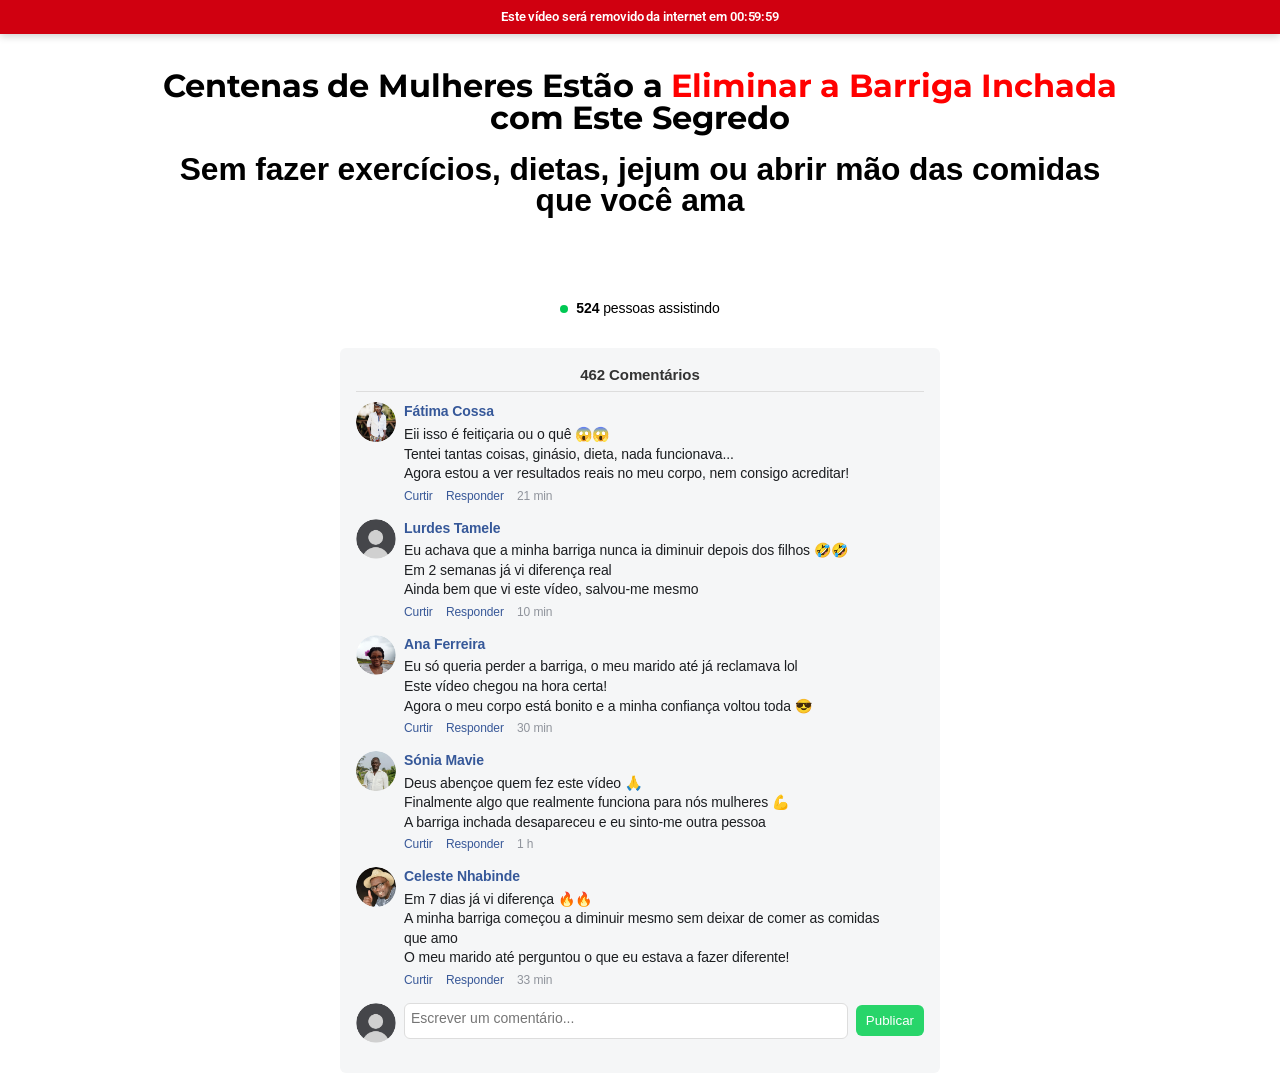
<file: mulher/index.html>
<!DOCTYPE html><html lang="pt-BR"><head>
	<meta charset="UTF-8">
			<title>videogratuito.shop</title>
		<meta name="viewport" content="width=device-width, initial-scale=1">
<meta name="robots" content="max-image-preview:large">
<title>videogratuito.shop</title>
<link rel="alternate" type="application/rss+xml" title="Feed para videogratuito.shop »" href="https://videogratuito.shop/feed/">
<link rel="alternate" type="application/rss+xml" title="Feed de comentários para videogratuito.shop »" href="https://videogratuito.shop/comments/feed/">
<link rel="alternate" title="oEmbed (JSON)" type="application/json+oembed" href="https://videogratuito.shop/wp-json/oembed/1.0/embed?url=https%3A%2F%2Fvideogratuito.shop%2F">
<link rel="alternate" title="oEmbed (XML)" type="text/xml+oembed" href="https://videogratuito.shop/wp-json/oembed/1.0/embed?url=https%3A%2F%2Fvideogratuito.shop%2F&format=xml">
<style id="wp-img-auto-sizes-contain-inline-css">
img:is([sizes=auto i],[sizes^="auto," i]){contain-intrinsic-size:3000px 1500px}
/*# sourceURL=wp-img-auto-sizes-contain-inline-css */
</style>

<style id="wp-emoji-styles-inline-css">

	img.wp-smiley, img.emoji {
		display: inline !important;
		border: none !important;
		box-shadow: none !important;
		height: 1em !important;
		width: 1em !important;
		margin: 0 0.07em !important;
		vertical-align: -0.1em !important;
		background: none !important;
		padding: 0 !important;
	}
/*# sourceURL=wp-emoji-styles-inline-css */
</style>
<style id="wp-block-library-inline-css">
:root{--wp-block-synced-color:#7a00df;--wp-block-synced-color--rgb:122,0,223;--wp-bound-block-color:var(--wp-block-synced-color);--wp-editor-canvas-background:#ddd;--wp-admin-theme-color:#007cba;--wp-admin-theme-color--rgb:0,124,186;--wp-admin-theme-color-darker-10:#006ba1;--wp-admin-theme-color-darker-10--rgb:0,107,160.5;--wp-admin-theme-color-darker-20:#005a87;--wp-admin-theme-color-darker-20--rgb:0,90,135;--wp-admin-border-width-focus:2px}@media (min-resolution:192dpi){:root{--wp-admin-border-width-focus:1.5px}}.wp-element-button{cursor:pointer}:root .has-very-light-gray-background-color{background-color:#eee}:root .has-very-dark-gray-background-color{background-color:#313131}:root .has-very-light-gray-color{color:#eee}:root .has-very-dark-gray-color{color:#313131}:root .has-vivid-green-cyan-to-vivid-cyan-blue-gradient-background{background:linear-gradient(135deg,#00d084,#0693e3)}:root .has-purple-crush-gradient-background{background:linear-gradient(135deg,#34e2e4,#4721fb 50%,#ab1dfe)}:root .has-hazy-dawn-gradient-background{background:linear-gradient(135deg,#faaca8,#dad0ec)}:root .has-subdued-olive-gradient-background{background:linear-gradient(135deg,#fafae1,#67a671)}:root .has-atomic-cream-gradient-background{background:linear-gradient(135deg,#fdd79a,#004a59)}:root .has-nightshade-gradient-background{background:linear-gradient(135deg,#330968,#31cdcf)}:root .has-midnight-gradient-background{background:linear-gradient(135deg,#020381,#2874fc)}:root{--wp--preset--font-size--normal:16px;--wp--preset--font-size--huge:42px}.has-regular-font-size{font-size:1em}.has-larger-font-size{font-size:2.625em}.has-normal-font-size{font-size:var(--wp--preset--font-size--normal)}.has-huge-font-size{font-size:var(--wp--preset--font-size--huge)}.has-text-align-center{text-align:center}.has-text-align-left{text-align:left}.has-text-align-right{text-align:right}.has-fit-text{white-space:nowrap!important}#end-resizable-editor-section{display:none}.aligncenter{clear:both}.items-justified-left{justify-content:flex-start}.items-justified-center{justify-content:center}.items-justified-right{justify-content:flex-end}.items-justified-space-between{justify-content:space-between}.screen-reader-text{border:0;clip-path:inset(50%);height:1px;margin:-1px;overflow:hidden;padding:0;position:absolute;width:1px;word-wrap:normal!important}.screen-reader-text:focus{background-color:#ddd;clip-path:none;color:#444;display:block;font-size:1em;height:auto;left:5px;line-height:normal;padding:15px 23px 14px;text-decoration:none;top:5px;width:auto;z-index:100000}html :where(.has-border-color){border-style:solid}html :where([style*=border-top-color]){border-top-style:solid}html :where([style*=border-right-color]){border-right-style:solid}html :where([style*=border-bottom-color]){border-bottom-style:solid}html :where([style*=border-left-color]){border-left-style:solid}html :where([style*=border-width]){border-style:solid}html :where([style*=border-top-width]){border-top-style:solid}html :where([style*=border-right-width]){border-right-style:solid}html :where([style*=border-bottom-width]){border-bottom-style:solid}html :where([style*=border-left-width]){border-left-style:solid}html :where(img[class*=wp-image-]){height:auto;max-width:100%}:where(figure){margin:0 0 1em}html :where(.is-position-sticky){--wp-admin--admin-bar--position-offset:var(--wp-admin--admin-bar--height,0px)}@media screen and (max-width:600px){html :where(.is-position-sticky){--wp-admin--admin-bar--position-offset:0px}}
/*# sourceURL=/wp-includes/css/dist/block-library/common.min.css */
</style>
<style id="global-styles-inline-css">
:root{--wp--preset--aspect-ratio--square: 1;--wp--preset--aspect-ratio--4-3: 4/3;--wp--preset--aspect-ratio--3-4: 3/4;--wp--preset--aspect-ratio--3-2: 3/2;--wp--preset--aspect-ratio--2-3: 2/3;--wp--preset--aspect-ratio--16-9: 16/9;--wp--preset--aspect-ratio--9-16: 9/16;--wp--preset--color--black: #000000;--wp--preset--color--cyan-bluish-gray: #abb8c3;--wp--preset--color--white: #ffffff;--wp--preset--color--pale-pink: #f78da7;--wp--preset--color--vivid-red: #cf2e2e;--wp--preset--color--luminous-vivid-orange: #ff6900;--wp--preset--color--luminous-vivid-amber: #fcb900;--wp--preset--color--light-green-cyan: #7bdcb5;--wp--preset--color--vivid-green-cyan: #00d084;--wp--preset--color--pale-cyan-blue: #8ed1fc;--wp--preset--color--vivid-cyan-blue: #0693e3;--wp--preset--color--vivid-purple: #9b51e0;--wp--preset--color--base: #FFFFFF;--wp--preset--color--contrast: #111111;--wp--preset--color--accent-1: #FFEE58;--wp--preset--color--accent-2: #F6CFF4;--wp--preset--color--accent-3: #503AA8;--wp--preset--color--accent-4: #686868;--wp--preset--color--accent-5: #FBFAF3;--wp--preset--color--accent-6: color-mix(in srgb, currentColor 20%, transparent);--wp--preset--gradient--vivid-cyan-blue-to-vivid-purple: linear-gradient(135deg,rgb(6,147,227) 0%,rgb(155,81,224) 100%);--wp--preset--gradient--light-green-cyan-to-vivid-green-cyan: linear-gradient(135deg,rgb(122,220,180) 0%,rgb(0,208,130) 100%);--wp--preset--gradient--luminous-vivid-amber-to-luminous-vivid-orange: linear-gradient(135deg,rgb(252,185,0) 0%,rgb(255,105,0) 100%);--wp--preset--gradient--luminous-vivid-orange-to-vivid-red: linear-gradient(135deg,rgb(255,105,0) 0%,rgb(207,46,46) 100%);--wp--preset--gradient--very-light-gray-to-cyan-bluish-gray: linear-gradient(135deg,rgb(238,238,238) 0%,rgb(169,184,195) 100%);--wp--preset--gradient--cool-to-warm-spectrum: linear-gradient(135deg,rgb(74,234,220) 0%,rgb(151,120,209) 20%,rgb(207,42,186) 40%,rgb(238,44,130) 60%,rgb(251,105,98) 80%,rgb(254,248,76) 100%);--wp--preset--gradient--blush-light-purple: linear-gradient(135deg,rgb(255,206,236) 0%,rgb(152,150,240) 100%);--wp--preset--gradient--blush-bordeaux: linear-gradient(135deg,rgb(254,205,165) 0%,rgb(254,45,45) 50%,rgb(107,0,62) 100%);--wp--preset--gradient--luminous-dusk: linear-gradient(135deg,rgb(255,203,112) 0%,rgb(199,81,192) 50%,rgb(65,88,208) 100%);--wp--preset--gradient--pale-ocean: linear-gradient(135deg,rgb(255,245,203) 0%,rgb(182,227,212) 50%,rgb(51,167,181) 100%);--wp--preset--gradient--electric-grass: linear-gradient(135deg,rgb(202,248,128) 0%,rgb(113,206,126) 100%);--wp--preset--gradient--midnight: linear-gradient(135deg,rgb(2,3,129) 0%,rgb(40,116,252) 100%);--wp--preset--font-size--small: 0.875rem;--wp--preset--font-size--medium: clamp(1rem, 1rem + ((1vw - 0.2rem) * 0.196), 1.125rem);--wp--preset--font-size--large: clamp(1.125rem, 1.125rem + ((1vw - 0.2rem) * 0.392), 1.375rem);--wp--preset--font-size--x-large: clamp(1.75rem, 1.75rem + ((1vw - 0.2rem) * 0.392), 2rem);--wp--preset--font-size--xx-large: clamp(2.15rem, 2.15rem + ((1vw - 0.2rem) * 1.333), 3rem);--wp--preset--font-family--manrope: Manrope, sans-serif;--wp--preset--font-family--fira-code: "Fira Code", monospace;--wp--preset--spacing--20: 10px;--wp--preset--spacing--30: 20px;--wp--preset--spacing--40: 30px;--wp--preset--spacing--50: clamp(30px, 5vw, 50px);--wp--preset--spacing--60: clamp(30px, 7vw, 70px);--wp--preset--spacing--70: clamp(50px, 7vw, 90px);--wp--preset--spacing--80: clamp(70px, 10vw, 140px);--wp--preset--shadow--natural: 6px 6px 9px rgba(0, 0, 0, 0.2);--wp--preset--shadow--deep: 12px 12px 50px rgba(0, 0, 0, 0.4);--wp--preset--shadow--sharp: 6px 6px 0px rgba(0, 0, 0, 0.2);--wp--preset--shadow--outlined: 6px 6px 0px -3px rgb(255, 255, 255), 6px 6px rgb(0, 0, 0);--wp--preset--shadow--crisp: 6px 6px 0px rgb(0, 0, 0);}:root { --wp--style--global--content-size: 645px;--wp--style--global--wide-size: 1340px; }:where(body) { margin: 0; }.wp-site-blocks { padding-top: var(--wp--style--root--padding-top); padding-bottom: var(--wp--style--root--padding-bottom); }.has-global-padding { padding-right: var(--wp--style--root--padding-right); padding-left: var(--wp--style--root--padding-left); }.has-global-padding > .alignfull { margin-right: calc(var(--wp--style--root--padding-right) * -1); margin-left: calc(var(--wp--style--root--padding-left) * -1); }.has-global-padding :where(:not(.alignfull.is-layout-flow) > .has-global-padding:not(.wp-block-block, .alignfull)) { padding-right: 0; padding-left: 0; }.has-global-padding :where(:not(.alignfull.is-layout-flow) > .has-global-padding:not(.wp-block-block, .alignfull)) > .alignfull { margin-left: 0; margin-right: 0; }.wp-site-blocks > .alignleft { float: left; margin-right: 2em; }.wp-site-blocks > .alignright { float: right; margin-left: 2em; }.wp-site-blocks > .aligncenter { justify-content: center; margin-left: auto; margin-right: auto; }:where(.wp-site-blocks) > * { margin-block-start: 1.2rem; margin-block-end: 0; }:where(.wp-site-blocks) > :first-child { margin-block-start: 0; }:where(.wp-site-blocks) > :last-child { margin-block-end: 0; }:root { --wp--style--block-gap: 1.2rem; }:root :where(.is-layout-flow) > :first-child{margin-block-start: 0;}:root :where(.is-layout-flow) > :last-child{margin-block-end: 0;}:root :where(.is-layout-flow) > *{margin-block-start: 1.2rem;margin-block-end: 0;}:root :where(.is-layout-constrained) > :first-child{margin-block-start: 0;}:root :where(.is-layout-constrained) > :last-child{margin-block-end: 0;}:root :where(.is-layout-constrained) > *{margin-block-start: 1.2rem;margin-block-end: 0;}:root :where(.is-layout-flex){gap: 1.2rem;}:root :where(.is-layout-grid){gap: 1.2rem;}.is-layout-flow > .alignleft{float: left;margin-inline-start: 0;margin-inline-end: 2em;}.is-layout-flow > .alignright{float: right;margin-inline-start: 2em;margin-inline-end: 0;}.is-layout-flow > .aligncenter{margin-left: auto !important;margin-right: auto !important;}.is-layout-constrained > .alignleft{float: left;margin-inline-start: 0;margin-inline-end: 2em;}.is-layout-constrained > .alignright{float: right;margin-inline-start: 2em;margin-inline-end: 0;}.is-layout-constrained > .aligncenter{margin-left: auto !important;margin-right: auto !important;}.is-layout-constrained > :where(:not(.alignleft):not(.alignright):not(.alignfull)){max-width: var(--wp--style--global--content-size);margin-left: auto !important;margin-right: auto !important;}.is-layout-constrained > .alignwide{max-width: var(--wp--style--global--wide-size);}body .is-layout-flex{display: flex;}.is-layout-flex{flex-wrap: wrap;align-items: center;}.is-layout-flex > :is(*, div){margin: 0;}body .is-layout-grid{display: grid;}.is-layout-grid > :is(*, div){margin: 0;}body{background-color: var(--wp--preset--color--base);color: var(--wp--preset--color--contrast);font-family: var(--wp--preset--font-family--manrope);font-size: var(--wp--preset--font-size--large);font-weight: 300;letter-spacing: -0.1px;line-height: 1.4;--wp--style--root--padding-top: 0px;--wp--style--root--padding-right: var(--wp--preset--spacing--50);--wp--style--root--padding-bottom: 0px;--wp--style--root--padding-left: var(--wp--preset--spacing--50);}a:where(:not(.wp-element-button)){color: currentColor;text-decoration: underline;}:root :where(a:where(:not(.wp-element-button)):hover){text-decoration: none;}h1, h2, h3, h4, h5, h6{font-weight: 400;letter-spacing: -0.1px;line-height: 1.125;}h1{font-size: var(--wp--preset--font-size--xx-large);}h2{font-size: var(--wp--preset--font-size--x-large);}h3{font-size: var(--wp--preset--font-size--large);}h4{font-size: var(--wp--preset--font-size--medium);}h5{font-size: var(--wp--preset--font-size--small);letter-spacing: 0.5px;}h6{font-size: var(--wp--preset--font-size--small);font-weight: 700;letter-spacing: 1.4px;text-transform: uppercase;}:root :where(.wp-element-button, .wp-block-button__link){background-color: var(--wp--preset--color--contrast);border-width: 0;color: var(--wp--preset--color--base);font-family: inherit;font-size: var(--wp--preset--font-size--medium);font-style: inherit;font-weight: inherit;letter-spacing: inherit;line-height: inherit;padding-top: 1rem;padding-right: 2.25rem;padding-bottom: 1rem;padding-left: 2.25rem;text-decoration: none;text-transform: inherit;}:root :where(.wp-element-button:hover, .wp-block-button__link:hover){background-color: color-mix(in srgb, var(--wp--preset--color--contrast) 85%, transparent);border-color: transparent;color: var(--wp--preset--color--base);}:root :where(.wp-element-button:focus, .wp-block-button__link:focus){outline-color: var(--wp--preset--color--accent-4);outline-offset: 2px;}:root :where(.wp-element-caption, .wp-block-audio figcaption, .wp-block-embed figcaption, .wp-block-gallery figcaption, .wp-block-image figcaption, .wp-block-table figcaption, .wp-block-video figcaption){font-size: var(--wp--preset--font-size--small);line-height: 1.4;}.has-black-color{color: var(--wp--preset--color--black) !important;}.has-cyan-bluish-gray-color{color: var(--wp--preset--color--cyan-bluish-gray) !important;}.has-white-color{color: var(--wp--preset--color--white) !important;}.has-pale-pink-color{color: var(--wp--preset--color--pale-pink) !important;}.has-vivid-red-color{color: var(--wp--preset--color--vivid-red) !important;}.has-luminous-vivid-orange-color{color: var(--wp--preset--color--luminous-vivid-orange) !important;}.has-luminous-vivid-amber-color{color: var(--wp--preset--color--luminous-vivid-amber) !important;}.has-light-green-cyan-color{color: var(--wp--preset--color--light-green-cyan) !important;}.has-vivid-green-cyan-color{color: var(--wp--preset--color--vivid-green-cyan) !important;}.has-pale-cyan-blue-color{color: var(--wp--preset--color--pale-cyan-blue) !important;}.has-vivid-cyan-blue-color{color: var(--wp--preset--color--vivid-cyan-blue) !important;}.has-vivid-purple-color{color: var(--wp--preset--color--vivid-purple) !important;}.has-base-color{color: var(--wp--preset--color--base) !important;}.has-contrast-color{color: var(--wp--preset--color--contrast) !important;}.has-accent-1-color{color: var(--wp--preset--color--accent-1) !important;}.has-accent-2-color{color: var(--wp--preset--color--accent-2) !important;}.has-accent-3-color{color: var(--wp--preset--color--accent-3) !important;}.has-accent-4-color{color: var(--wp--preset--color--accent-4) !important;}.has-accent-5-color{color: var(--wp--preset--color--accent-5) !important;}.has-accent-6-color{color: var(--wp--preset--color--accent-6) !important;}.has-black-background-color{background-color: var(--wp--preset--color--black) !important;}.has-cyan-bluish-gray-background-color{background-color: var(--wp--preset--color--cyan-bluish-gray) !important;}.has-white-background-color{background-color: var(--wp--preset--color--white) !important;}.has-pale-pink-background-color{background-color: var(--wp--preset--color--pale-pink) !important;}.has-vivid-red-background-color{background-color: var(--wp--preset--color--vivid-red) !important;}.has-luminous-vivid-orange-background-color{background-color: var(--wp--preset--color--luminous-vivid-orange) !important;}.has-luminous-vivid-amber-background-color{background-color: var(--wp--preset--color--luminous-vivid-amber) !important;}.has-light-green-cyan-background-color{background-color: var(--wp--preset--color--light-green-cyan) !important;}.has-vivid-green-cyan-background-color{background-color: var(--wp--preset--color--vivid-green-cyan) !important;}.has-pale-cyan-blue-background-color{background-color: var(--wp--preset--color--pale-cyan-blue) !important;}.has-vivid-cyan-blue-background-color{background-color: var(--wp--preset--color--vivid-cyan-blue) !important;}.has-vivid-purple-background-color{background-color: var(--wp--preset--color--vivid-purple) !important;}.has-base-background-color{background-color: var(--wp--preset--color--base) !important;}.has-contrast-background-color{background-color: var(--wp--preset--color--contrast) !important;}.has-accent-1-background-color{background-color: var(--wp--preset--color--accent-1) !important;}.has-accent-2-background-color{background-color: var(--wp--preset--color--accent-2) !important;}.has-accent-3-background-color{background-color: var(--wp--preset--color--accent-3) !important;}.has-accent-4-background-color{background-color: var(--wp--preset--color--accent-4) !important;}.has-accent-5-background-color{background-color: var(--wp--preset--color--accent-5) !important;}.has-accent-6-background-color{background-color: var(--wp--preset--color--accent-6) !important;}.has-black-border-color{border-color: var(--wp--preset--color--black) !important;}.has-cyan-bluish-gray-border-color{border-color: var(--wp--preset--color--cyan-bluish-gray) !important;}.has-white-border-color{border-color: var(--wp--preset--color--white) !important;}.has-pale-pink-border-color{border-color: var(--wp--preset--color--pale-pink) !important;}.has-vivid-red-border-color{border-color: var(--wp--preset--color--vivid-red) !important;}.has-luminous-vivid-orange-border-color{border-color: var(--wp--preset--color--luminous-vivid-orange) !important;}.has-luminous-vivid-amber-border-color{border-color: var(--wp--preset--color--luminous-vivid-amber) !important;}.has-light-green-cyan-border-color{border-color: var(--wp--preset--color--light-green-cyan) !important;}.has-vivid-green-cyan-border-color{border-color: var(--wp--preset--color--vivid-green-cyan) !important;}.has-pale-cyan-blue-border-color{border-color: var(--wp--preset--color--pale-cyan-blue) !important;}.has-vivid-cyan-blue-border-color{border-color: var(--wp--preset--color--vivid-cyan-blue) !important;}.has-vivid-purple-border-color{border-color: var(--wp--preset--color--vivid-purple) !important;}.has-base-border-color{border-color: var(--wp--preset--color--base) !important;}.has-contrast-border-color{border-color: var(--wp--preset--color--contrast) !important;}.has-accent-1-border-color{border-color: var(--wp--preset--color--accent-1) !important;}.has-accent-2-border-color{border-color: var(--wp--preset--color--accent-2) !important;}.has-accent-3-border-color{border-color: var(--wp--preset--color--accent-3) !important;}.has-accent-4-border-color{border-color: var(--wp--preset--color--accent-4) !important;}.has-accent-5-border-color{border-color: var(--wp--preset--color--accent-5) !important;}.has-accent-6-border-color{border-color: var(--wp--preset--color--accent-6) !important;}.has-vivid-cyan-blue-to-vivid-purple-gradient-background{background: var(--wp--preset--gradient--vivid-cyan-blue-to-vivid-purple) !important;}.has-light-green-cyan-to-vivid-green-cyan-gradient-background{background: var(--wp--preset--gradient--light-green-cyan-to-vivid-green-cyan) !important;}.has-luminous-vivid-amber-to-luminous-vivid-orange-gradient-background{background: var(--wp--preset--gradient--luminous-vivid-amber-to-luminous-vivid-orange) !important;}.has-luminous-vivid-orange-to-vivid-red-gradient-background{background: var(--wp--preset--gradient--luminous-vivid-orange-to-vivid-red) !important;}.has-very-light-gray-to-cyan-bluish-gray-gradient-background{background: var(--wp--preset--gradient--very-light-gray-to-cyan-bluish-gray) !important;}.has-cool-to-warm-spectrum-gradient-background{background: var(--wp--preset--gradient--cool-to-warm-spectrum) !important;}.has-blush-light-purple-gradient-background{background: var(--wp--preset--gradient--blush-light-purple) !important;}.has-blush-bordeaux-gradient-background{background: var(--wp--preset--gradient--blush-bordeaux) !important;}.has-luminous-dusk-gradient-background{background: var(--wp--preset--gradient--luminous-dusk) !important;}.has-pale-ocean-gradient-background{background: var(--wp--preset--gradient--pale-ocean) !important;}.has-electric-grass-gradient-background{background: var(--wp--preset--gradient--electric-grass) !important;}.has-midnight-gradient-background{background: var(--wp--preset--gradient--midnight) !important;}.has-small-font-size{font-size: var(--wp--preset--font-size--small) !important;}.has-medium-font-size{font-size: var(--wp--preset--font-size--medium) !important;}.has-large-font-size{font-size: var(--wp--preset--font-size--large) !important;}.has-x-large-font-size{font-size: var(--wp--preset--font-size--x-large) !important;}.has-xx-large-font-size{font-size: var(--wp--preset--font-size--xx-large) !important;}.has-manrope-font-family{font-family: var(--wp--preset--font-family--manrope) !important;}.has-fira-code-font-family{font-family: var(--wp--preset--font-family--fira-code) !important;}
/*# sourceURL=global-styles-inline-css */
</style>
<style id="wp-block-template-skip-link-inline-css">

		.skip-link.screen-reader-text {
			border: 0;
			clip-path: inset(50%);
			height: 1px;
			margin: -1px;
			overflow: hidden;
			padding: 0;
			position: absolute !important;
			width: 1px;
			word-wrap: normal !important;
		}

		.skip-link.screen-reader-text:focus {
			background-color: #eee;
			clip-path: none;
			color: #444;
			display: block;
			font-size: 1em;
			height: auto;
			left: 5px;
			line-height: normal;
			padding: 15px 23px 14px;
			text-decoration: none;
			top: 5px;
			width: auto;
			z-index: 100000;
		}
/*# sourceURL=wp-block-template-skip-link-inline-css */
</style>
<link rel="stylesheet" id="hostinger-reach-subscription-block-css" href="../css/subscription.css" media="all">
<style id="twentytwentyfive-style-inline-css">
a{text-decoration-thickness:1px!important;text-underline-offset:.1em}:where(.wp-site-blocks :focus){outline-width:2px;outline-style:solid}.wp-block-navigation .wp-block-navigation-submenu .wp-block-navigation-item:not(:last-child){margin-bottom:3px}.wp-block-navigation .wp-block-navigation-item .wp-block-navigation-item__content{outline-offset:4px}.wp-block-navigation .wp-block-navigation-item ul.wp-block-navigation__submenu-container .wp-block-navigation-item__content{outline-offset:0}blockquote,caption,figcaption,h1,h2,h3,h4,h5,h6,p{text-wrap:pretty}.more-link{display:block}:where(pre){overflow-x:auto}
/*# sourceURL=https://videogratuito.shop/wp-content/themes/twentytwentyfive/style.min.css */
</style>
<link rel="stylesheet" id="elementor-frontend-css" href="../css/frontend.min.css" media="all">
<link rel="stylesheet" id="elementor-post-5-css" href="../css/post-5.css" media="all">
<link rel="stylesheet" id="widget-heading-css" href="../css/widget-heading.min.css" media="all">
<link rel="stylesheet" id="elementor-post-6-css" href="../css/post-6.css" media="all">
<link rel="stylesheet" id="elementor-gf-roboto-css" href="https://fonts.googleapis.com/css?family=Roboto:100,100italic,200,200italic,300,300italic,400,400italic,500,500italic,600,600italic,700,700italic,800,800italic,900,900italic&display=swap" media="all">
<link rel="stylesheet" id="elementor-gf-robotoslab-css" href="https://fonts.googleapis.com/css?family=Roboto+Slab:100,100italic,200,200italic,300,300italic,400,400italic,500,500italic,600,600italic,700,700italic,800,800italic,900,900italic&display=swap" media="all">
<link rel="stylesheet" id="elementor-gf-montserrat-css" href="https://fonts.googleapis.com/css?family=Montserrat:100,100italic,200,200italic,300,300italic,400,400italic,500,500italic,600,600italic,700,700italic,800,800italic,900,900italic&display=swap" media="all">
<script async="" src="../js/fbevents.js"></script><script src="../js/jquery.min.js" id="jquery-core-js"></script>
<script src="../js/jquery-migrate.min.js" id="jquery-migrate-js"></script>
<link rel="https://api.w.org/" href="https://videogratuito.shop/wp-json/"><link rel="alternate" title="JSON" type="application/json" href="https://videogratuito.shop/wp-json/wp/v2/pages/6"><link rel="EditURI" type="application/rsd+xml" title="RSD" href="https://videogratuito.shop/xmlrpc.php?rsd">
<meta name="generator" content="WordPress 6.9.4">
<link rel="canonical" href="https://videogratuito.shop/">
<link rel="shortlink" href="https://videogratuito.shop/">
<meta name="generator" content="Elementor 3.35.9; features: e_font_icon_svg, additional_custom_breakpoints; settings: css_print_method-external, google_font-enabled, font_display-swap">
			<style>
				.e-con.e-parent:nth-of-type(n+4):not(.e-lazyloaded):not(.e-no-lazyload),
				.e-con.e-parent:nth-of-type(n+4):not(.e-lazyloaded):not(.e-no-lazyload) * {
					background-image: none !important;
				}
				@media screen and (max-height: 1024px) {
					.e-con.e-parent:nth-of-type(n+3):not(.e-lazyloaded):not(.e-no-lazyload),
					.e-con.e-parent:nth-of-type(n+3):not(.e-lazyloaded):not(.e-no-lazyload) * {
						background-image: none !important;
					}
				}
				@media screen and (max-height: 640px) {
					.e-con.e-parent:nth-of-type(n+2):not(.e-lazyloaded):not(.e-no-lazyload),
					.e-con.e-parent:nth-of-type(n+2):not(.e-lazyloaded):not(.e-no-lazyload) * {
						background-image: none !important;
					}
				}
			</style>
			<style class="wp-fonts-local">
@font-face{font-family:Manrope;font-style:normal;font-weight:200 800;font-display:fallback;src:url('../fonts/Manrope-VariableFont_wght.woff2') format('woff2');}
@font-face{font-family:"Fira Code";font-style:normal;font-weight:300 700;font-display:fallback;src:url('../fonts/FiraCode-VariableFont_wght.woff2') format('woff2');}
</style>
	<meta name="viewport" content="width=device-width, initial-scale=1.0, viewport-fit=cover"><script src="../js/player.js" async=""></script><script src="../js/wp-emoji-release.min.js" defer=""></script><script
  src="https://cdn.utmify.com.br/scripts/utms/latest.js"
  data-utmify-prevent-xcod-sck
  data-utmify-prevent-subids
  async
  defer
></script><script>
  window.pixelId = "69d2a81bd89ddc8e6a310ea0";
  var a = document.createElement("script");
  a.setAttribute("async", "");
  a.setAttribute("defer", "");
  a.setAttribute("src", "https://cdn.utmify.com.br/scripts/pixel/pixel.js");
  document.head.appendChild(a);
</script></head>
<body class="home wp-singular page-template page-template-elementor_canvas page page-id-6 wp-embed-responsive wp-theme-twentytwentyfive elementor-default elementor-template-canvas elementor-kit-5 elementor-page elementor-page-6">
			<div data-elementor-type="wp-post" data-elementor-id="6" class="elementor elementor-6">
						<section class="elementor-section elementor-top-section elementor-element elementor-element-70eb54d5 elementor-section-boxed elementor-section-height-default elementor-section-height-default" data-id="70eb54d5" data-element_type="section" data-e-type="section" data-settings="{" background_background":"classic"}"="">
						<div class="elementor-container elementor-column-gap-default">
					<div class="elementor-column elementor-col-100 elementor-top-column elementor-element elementor-element-57fefdfb" data-id="57fefdfb" data-element_type="column" data-e-type="column" data-settings="{" background_background":"classic"}"="">
			<div class="elementor-widget-wrap elementor-element-populated">
						<div class="elementor-element elementor-element-37edf162 elementor-widget elementor-widget-html" data-id="37edf162" data-element_type="widget" data-e-type="widget" data-widget_type="html.default">
					<!-- Meta Pixel Code -->
<script>
!function(f,b,e,v,n,t,s)
{if(f.fbq)return;n=f.fbq=function(){n.callMethod?
n.callMethod.apply(n,arguments):n.queue.push(arguments)};
if(!f._fbq)f._fbq=n;n.push=n;n.loaded=!0;n.version='2.0';
n.queue=[];t=b.createElement(e);t.async=!0;
t.src=v;s=b.getElementsByTagName(e)[0];
s.parentNode.insertBefore(t,s)}(window, document,'script',
'https://connect.facebook.net/en_US/fbevents.js');
fbq('init', '1222320866639403');
fbq('track', 'PageView');
</script>
<noscript><img height="1" width="1" style="display:none"
src="https://www.facebook.com/tr?id=1222320866639403&ev=PageView&noscript=1"
/></noscript>
<!-- End Meta Pixel Code -->				</div>
				<div class="elementor-element elementor-element-52b391ef elementor-widget elementor-widget-html" data-id="52b391ef" data-element_type="widget" data-e-type="widget" data-widget_type="html.default">
					<script>!function(i,n){i._plt=i._plt||(n&&n.timeOrigin?n.timeOrigin+n.now():Date.now())}(window,performance);</script>
<link rel="preload" href="https://scripts.converteai.net/0e0915a4-91d2-437b-b8de-46ce9c0602e2/players/69724288e61f8324193d53c9/v4/player.js" as="script">
<link rel="preload" href="https://scripts.converteai.net/lib/js/smartplayer-wc/v4/smartplayer.js" as="script">
<link rel="preload" href="https://cdn.converteai.net/0e0915a4-91d2-437b-b8de-46ce9c0602e2/697240f6e6996b070b2783d9/main.m3u8" as="fetch">
<link rel="dns-prefetch" href="https://cdn.converteai.net">
<link rel="dns-prefetch" href="https://scripts.converteai.net">
<link rel="dns-prefetch" href="https://images.converteai.net">
<link rel="dns-prefetch" href="https://api.vturb.com.br">				</div>
				<div class="elementor-element elementor-element-3de22748 elementor-widget elementor-widget-html" data-id="3de22748" data-element_type="widget" data-e-type="widget" data-widget_type="html.default">
					<style>
  #urgency-bar {
    position: fixed;
    top: 0;
    left: 0;
    width: 100%;
    background: #d00010;
    color: #fff;
    padding: 8px 10px;
    display: flex;
    align-items: center;
    justify-content: center;
    text-align: center;
    z-index: 99999;
    box-shadow: 0 2px 8px rgba(0,0,0,0.2);
    font-family: -apple-system, BlinkMacSystemFont, "Segoe UI", Roboto, Arial, sans-serif;
  }

  #urgency-bar .text {
    font-size: 13px;
    font-weight: 600;
    width: 100%;
    text-align: center;
    white-space: nowrap;
  }

  @media (max-width: 480px) {
    #urgency-bar .text {
      font-size: 12px;
    }
  }
</style>

<div id="urgency-bar">
  <span class="text">
    Este vídeo será removido da internet em <span id="urgency-countdown">01:00:00</span>
  </span>
</div>

<script>
(function () {
  let remaining = 60 * 60; // 1 hour in seconds

  const countdownEl = document.getElementById('urgency-countdown');

  function format(s) {
    const h  = String(Math.floor(s / 3600)).padStart(2, '0');
    const m  = String(Math.floor((s % 3600) / 60)).padStart(2, '0');
    const sc = String(s % 60).padStart(2, '0');
    return h + ':' + m + ':' + sc;
  }

  const timer = setInterval(function () {
    remaining--;

    if (remaining <= 0) {
      clearInterval(timer);
      countdownEl.textContent = "00:00:00";
      return;
    }

    countdownEl.textContent = format(remaining);
  }, 1000);
})();
</script>
				</div>
				<div class="elementor-element elementor-element-73879189 elementor-widget elementor-widget-heading" data-id="73879189" data-element_type="widget" data-e-type="widget" data-widget_type="heading.default">
					<h2 class="elementor-heading-title elementor-size-default"><strong>Centenas de Mulheres Estão a <span style="color: #ff0000">Eliminar a Barriga Inchada</span> com Este Segredo</strong></h2>				</div>
				<div class="elementor-element elementor-element-22184d0 elementor-widget elementor-widget-heading" data-id="22184d0" data-element_type="widget" data-e-type="widget" data-widget_type="heading.default">
					<h2 class="elementor-heading-title elementor-size-default">Sem fazer exercícios, dietas, jejum ou abrir mão das comidas que você ama<br><br></h2>				</div>
				<div class="elementor-element elementor-element-2e960abe elementor-widget elementor-widget-html" data-id="2e960abe" data-element_type="widget" data-e-type="widget" data-widget_type="html.default">
					<vturb-smartplayer id="vid-69de733f88720c90802c39db" style="display: block; margin: 0 auto; width: 100%; max-width: 400px;"></vturb-smartplayer> <script type="text/javascript"> var s=document.createElement("script"); s.src="https://scripts.converteai.net/f0ada385-6eec-4f29-9366-31cd3b1a8fb6/players/69de733f88720c90802c39db/v4/player.js", s.async=!0,document.head.appendChild(s); </script>

<style>
  .esconder {
    display: none;
  }
</style>

<script>
  var delaySeconds = 279;
  var player = document.querySelector("vturb-smartplayer");
  player.addEventListener("player:ready", function() {
    player.displayHiddenElements(delaySeconds, [".esconder"], {
      persist: true
    });
  });
</script>				</div>
				<div class="elementor-element elementor-element-538db016 elementor-align-center elementor-mobile-align-justify esconder elementor-widget elementor-widget-button" data-id="538db016" data-element_type="widget" data-e-type="widget" data-settings="{" _animation_mobile":"none","_animation":"none","_animation_delay":0}"="" data-widget_type="button.default">
										<a class="elementor-button elementor-button-link elementor-size-lg" href="https://api.whatsapp.com/send/?phone=835186456&text=Ol%C3%A1%2C+doutora+Lurdes%2C+gostaria+de+entrar+no+protocolo+para+desinchar+a+barriga&type=phone_number&app_absent=0">
						<span class="elementor-button-content-wrapper">
									<span class="elementor-button-text">QUERO APROVEITAR A PROMOÇÃO AGORA</span>
					</span>
					</a>
								</div>
				<div class="elementor-element elementor-element-351ae3d7 elementor-widget elementor-widget-html" data-id="351ae3d7" data-element_type="widget" data-e-type="widget" data-widget_type="html.default">
					<style>
#live-viewers {
  display: flex;
  align-items: center;
  justify-content: center;
  gap: 8px;
  font-family: Arial, sans-serif;
  font-size: 14px;
  color: #000;
  margin: 10px 0;
}

#live-dot {
  width: 8px;
  height: 8px;
  background-color: #00c853;
  border-radius: 50%;
  animation: blink 1.5s infinite;
}

@keyframes blink {
  0% { opacity: 1; }
  50% { opacity: 0.3; }
  100% { opacity: 1; }
}
</style>

<div id="live-viewers">
  <div id="live-dot"></div>
  <span><strong id="viewer-count">524</strong> pessoas assistindo</span>
</div>

<script>
(function () {
  const min = 524;
  const max = 583;
  let current = 524;
  const el = document.getElementById('viewer-count');

  function randomStep() {
    // pequena variação suave
    const change = Math.floor(Math.random() * 3) - 1; // -1, 0 ou +1
    current += change;

    if (current < min) current = min + Math.floor(Math.random() * 3);
    if (current > max) current = max - Math.floor(Math.random() * 3);

    el.textContent = current;

    // intervalo aleatório entre 3s e 7s
    const next = 3000 + Math.random() * 4000;
    setTimeout(randomStep, next);
  }

  setTimeout(randomStep, 4000);
})();
</script>				</div>
				<div class="elementor-element elementor-element-378222a1 elementor-widget elementor-widget-html" data-id="378222a1" data-element_type="widget" data-e-type="widget" data-widget_type="html.default">
					<style>
#comentarios_face {
  font-family: Arial, sans-serif;
  background: #f5f6f7;
  font-size: 14px;
  padding: 16px;
  border-radius: 6px;
  max-width: 600px;
  margin: 0 auto;
}
.titulo_comentario {
  font-weight: bold;
  border-bottom: 1px solid #ddd;
  display: block;
  padding-bottom: 6px;
  margin-bottom: 10px;
  color: #333;
  font-size: 15px;
  text-align: center;
}
.perfil {
  display: flex;
  align-items: flex-start;
  margin-bottom: 14px;
}
.perfil img {
  width: 40px;
  height: 40px;
  border-radius: 50%;
  margin-right: 8px;
}
.comentario_conteudo {
  flex: 1;
}
.comentario_conteudo .nome {
  color: #365899;
  font-weight: bold;
  display: block;
  margin-bottom: 3px;
}
.comentario_conteudo p {
  margin: 0;
  line-height: 1.4;
  color: #1c1e21;
}
.infos {
  font-size: 12px;
  color: #65676b;
  margin-top: 4px;
}
.infos span {
  margin-right: 10px;
  cursor: pointer;
  font-weight: 500;
}
.infos .curtir, .infos .responder {
  color: #385898;
}
.infos .tempo {
  color: #90949c;
  font-weight: normal;
  cursor: default;
}
.msg-discreta {
  font-size: 11px;
  color: #888;
  margin-left: 6px;
  display: none;
}
</style>

<div id="comentarios_face">
  <span class="titulo_comentario">462 Comentários</span>

  <div class="perfil">
    <img decoding="async" src="../images/imagem_cortada_circular-3.png" loading="lazy">
    <div class="comentario_conteudo">
      <span class="nome">Fátima Cossa</span>
      <p>Eii isso é feitiçaria ou o quê 😱😱<br>Tentei tantas coisas, ginásio, dieta, nada funcionava...<br>Agora estou a ver resultados reais no meu corpo, nem consigo acreditar!</p>
      <div class="infos">
        <span class="curtir">Curtir</span>
        <span class="responder">Responder</span>
        <span class="tempo">21 min</span>
      </div>
    </div>
  </div>

  <div class="perfil">
    <img decoding="async" src="../images/10.png" loading="lazy">
    <div class="comentario_conteudo">
      <span class="nome">Lurdes Tamele</span>
      <p>Eu achava que a minha barriga nunca ia diminuir depois dos filhos 🤣🤣<br>Em 2 semanas já vi diferença real<br>Ainda bem que vi este vídeo, salvou-me mesmo</p>
      <div class="infos">
        <span class="curtir">Curtir</span>
        <span class="responder">Responder</span>
        <span class="tempo">10 min</span>
      </div>
    </div>
  </div>

  <div class="perfil">
    <img decoding="async" src="../images/7.png" loading="lazy">
    <div class="comentario_conteudo">
      <span class="nome">Ana Ferreira</span>
      <p>Eu só queria perder a barriga, o meu marido até já reclamava lol<br>Este vídeo chegou na hora certa!<br>Agora o meu corpo está bonito e a minha confiança voltou toda 😎</p>
      <div class="infos">
        <span class="curtir">Curtir</span>
        <span class="responder">Responder</span>
        <span class="tempo">30 min</span>
      </div>
    </div>
  </div>

  <div class="perfil">
    <img decoding="async" src="../images/imagem_cortada_circular-2-1.png" loading="lazy">
    <div class="comentario_conteudo">
      <span class="nome">Sónia Mavie</span>
      <p>Deus abençoe quem fez este vídeo 🙏<br>Finalmente algo que realmente funciona para nós mulheres 💪<br>A barriga inchada desapareceu e eu sinto-me outra pessoa</p>
      <div class="infos">
        <span class="curtir">Curtir</span>
        <span class="responder">Responder</span>
        <span class="tempo">1 h</span>
      </div>
    </div>
  </div>

  <div class="perfil">
    <img decoding="async" src="../images/imagem_cortada_circular-1-1.png" loading="lazy">
    <div class="comentario_conteudo">
      <span class="nome">Celeste Nhabinde</span>
      <p>Em 7 dias já vi diferença 🔥🔥<br>A minha barriga começou a diminuir mesmo sem deixar de comer as comidas que amo<br>O meu marido até perguntou o que eu estava a fazer diferente!</p>
      <div class="infos">
        <span class="curtir">Curtir</span>
        <span class="responder">Responder</span>
        <span class="tempo">33 min</span>
      </div>
    </div>
  </div>

  <div class="perfil" style="margin-top:10px;">
    <img decoding="async" src="../images/10.png" loading="lazy" alt="Profile">
    <div class="comentario_conteudo" style="display:flex;align-items:center;gap:8px;position:relative;">
      <textarea aria-label="Escrever um comentário" placeholder="Escrever um comentário..." style="flex:1;min-height:36px;max-height:54px;height:36px;resize:none;padding:6px;border-radius:6px;border:1px solid #ddd;font-family:inherit;font-size:14px;line-height:1.2;" rows="1"></textarea>
      <button type="button" id="btnEnviar" style="background:#28d56a;border:none;color:#fff;padding:8px 10px;border-radius:6px;cursor:pointer;">Publicar</button>
      <span class="msg-discreta" id="msgDiscreta">Apenas as pessoas que assistiram ao vídeo até ao final podem comentar.</span>
    </div>
  </div>
</div>

<script>
document.getElementById("btnEnviar").addEventListener("click", function() {
  const msg = document.getElementById("msgDiscreta");
  msg.style.display = "inline";

  setTimeout(() => {
    msg.style.display = "none";
  }, 3000);
});
</script>
				</div>
					</div>
		</div>
					</div>
		</section>
				</div>
		<script type="speculationrules">
{"prefetch":[{"source":"document","where":{"and":[{"href_matches":"/*"},{"not":{"href_matches":["/wp-*.php","/wp-admin/*","/wp-content/uploads/*","/wp-content/*","/wp-content/plugins/*","/wp-content/themes/twentytwentyfive/*","/*\\?(.+)"]}},{"not":{"selector_matches":"a[rel~=\"nofollow\"]"}},{"not":{"selector_matches":".no-prefetch, .no-prefetch a"}}]},"eagerness":"conservative"}]}
</script>
			<script>
				const lazyloadRunObserver = () => {
					const lazyloadBackgrounds = document.querySelectorAll( `.e-con.e-parent:not(.e-lazyloaded)` );
					const lazyloadBackgroundObserver = new IntersectionObserver( ( entries ) => {
						entries.forEach( ( entry ) => {
							if ( entry.isIntersecting ) {
								let lazyloadBackground = entry.target;
								if( lazyloadBackground ) {
									lazyloadBackground.classList.add( 'e-lazyloaded' );
								}
								lazyloadBackgroundObserver.unobserve( entry.target );
							}
						});
					}, { rootMargin: '200px 0px 200px 0px' } );
					lazyloadBackgrounds.forEach( ( lazyloadBackground ) => {
						lazyloadBackgroundObserver.observe( lazyloadBackground );
					} );
				};
				const events = [
					'DOMContentLoaded',
					'elementor/lazyload/observe',
				];
				events.forEach( ( event ) => {
					document.addEventListener( event, lazyloadRunObserver );
				} );
			</script>
			<script id="wp-block-template-skip-link-js-after">
	( function() {
		var skipLinkTarget = document.querySelector( 'main' ),
			sibling,
			skipLinkTargetID,
			skipLink;

		// Early exit if a skip-link target can't be located.
		if ( ! skipLinkTarget ) {
			return;
		}

		/*
		 * Get the site wrapper.
		 * The skip-link will be injected in the beginning of it.
		 */
		sibling = document.querySelector( '.wp-site-blocks' );

		// Early exit if the root element was not found.
		if ( ! sibling ) {
			return;
		}

		// Get the skip-link target's ID, and generate one if it doesn't exist.
		skipLinkTargetID = skipLinkTarget.id;
		if ( ! skipLinkTargetID ) {
			skipLinkTargetID = 'wp--skip-link--target';
			skipLinkTarget.id = skipLinkTargetID;
		}

		// Create the skip link.
		skipLink = document.createElement( 'a' );
		skipLink.classList.add( 'skip-link', 'screen-reader-text' );
		skipLink.id = 'wp-skip-link';
		skipLink.href = '#' + skipLinkTargetID;
		skipLink.innerText = 'Pular para o conteúdo';

		// Inject the skip link.
		sibling.parentElement.insertBefore( skipLink, sibling );
	}() );
	
//# sourceURL=wp-block-template-skip-link-js-after
</script>
<script id="hostinger-reach-subscription-block-view-js-extra">
var hostinger_reach_subscription_block_data = {"endpoint":"https://videogratuito.shop/wp-json/hostinger-reach/v1/contact","nonce":"cb001f500b","translations":{"thanks":"Obrigado por ser um assinante!","error":"Ocorreu um erro. Tente novamente."}};
//# sourceURL=hostinger-reach-subscription-block-view-js-extra
</script>
<script src="../js/subscription-view.js" id="hostinger-reach-subscription-block-view-js"></script>
<script src="../js/webpack.runtime.min.js" id="elementor-webpack-runtime-js"></script>
<script src="../js/frontend-modules.min.js" id="elementor-frontend-modules-js"></script>
<script src="../js/core.min.js" id="jquery-ui-core-js"></script>
<script id="elementor-frontend-js-before">
var elementorFrontendConfig = {"environmentMode":{"edit":false,"wpPreview":false,"isScriptDebug":false},"i18n":{"shareOnFacebook":"Compartilhar no Facebook","shareOnTwitter":"Compartilhar no Twitter","pinIt":"Fixar","download":"Baixar","downloadImage":"Baixar imagem","fullscreen":"Tela cheia","zoom":"Zoom","share":"Compartilhar","playVideo":"Reproduzir v\u00eddeo","previous":"Anterior","next":"Pr\u00f3ximo","close":"Fechar","a11yCarouselPrevSlideMessage":"Slide anterior","a11yCarouselNextSlideMessage":"Pr\u00f3ximo slide","a11yCarouselFirstSlideMessage":"Este \u00e9 o primeiro slide","a11yCarouselLastSlideMessage":"Este \u00e9 o \u00faltimo slide","a11yCarouselPaginationBulletMessage":"Ir para o slide"},"is_rtl":false,"breakpoints":{"xs":0,"sm":480,"md":768,"lg":1025,"xl":1440,"xxl":1600},"responsive":{"breakpoints":{"mobile":{"label":"Dispositivos m\u00f3veis no modo retrato","value":767,"default_value":767,"direction":"max","is_enabled":true},"mobile_extra":{"label":"Dispositivos m\u00f3veis no modo paisagem","value":880,"default_value":880,"direction":"max","is_enabled":false},"tablet":{"label":"Tablet no modo retrato","value":1024,"default_value":1024,"direction":"max","is_enabled":true},"tablet_extra":{"label":"Tablet no modo paisagem","value":1200,"default_value":1200,"direction":"max","is_enabled":false},"laptop":{"label":"Notebook","value":1366,"default_value":1366,"direction":"max","is_enabled":false},"widescreen":{"label":"Tela ampla (widescreen)","value":2400,"default_value":2400,"direction":"min","is_enabled":false}},"hasCustomBreakpoints":false},"version":"3.35.9","is_static":false,"experimentalFeatures":{"e_font_icon_svg":true,"additional_custom_breakpoints":true,"container":true,"e_optimized_markup":true,"e_pro_free_trial_popup":true,"nested-elements":true,"home_screen":true,"global_classes_should_enforce_capabilities":true,"e_variables":true,"cloud-library":true,"e_opt_in_v4_page":true,"e_components":true,"e_interactions":true,"e_editor_one":true,"import-export-customization":true},"urls":{"assets":"https:\/\/videogratuito.shop\/wp-content\/plugins\/elementor\/assets\/","ajaxurl":"https:\/\/videogratuito.shop\/wp-admin\/admin-ajax.php","uploadUrl":"http:\/\/videogratuito.shop\/wp-content\/uploads"},"nonces":{"floatingButtonsClickTracking":"789d2c41c9"},"swiperClass":"swiper","settings":{"page":[],"editorPreferences":[]},"kit":{"active_breakpoints":["viewport_mobile","viewport_tablet"],"global_image_lightbox":"yes","lightbox_enable_counter":"yes","lightbox_enable_fullscreen":"yes","lightbox_enable_zoom":"yes","lightbox_enable_share":"yes","lightbox_title_src":"title","lightbox_description_src":"description"},"post":{"id":6,"title":"videogratuito.shop","excerpt":"","featuredImage":false}};
//# sourceURL=elementor-frontend-js-before
</script>
<script src="../js/frontend.min.js" id="elementor-frontend-js"></script>
<script id="wp-emoji-settings" type="application/json">
{"baseUrl":"https://s.w.org/images/core/emoji/17.0.2/72x72/","ext":".png","svgUrl":"https://s.w.org/images/core/emoji/17.0.2/svg/","svgExt":".svg","source":{"concatemoji":"https://videogratuito.shop/wp-includes/js/wp-emoji-release.min.js?ver=6.9.4"}}
</script>
<script type="module">
/*! This file is auto-generated */
const a=JSON.parse(document.getElementById("wp-emoji-settings").textContent),o=(window._wpemojiSettings=a,"wpEmojiSettingsSupports"),s=["flag","emoji"];function i(e){try{var t={supportTests:e,timestamp:(new Date).valueOf()};sessionStorage.setItem(o,JSON.stringify(t))}catch(e){}}function c(e,t,n){e.clearRect(0,0,e.canvas.width,e.canvas.height),e.fillText(t,0,0);t=new Uint32Array(e.getImageData(0,0,e.canvas.width,e.canvas.height).data);e.clearRect(0,0,e.canvas.width,e.canvas.height),e.fillText(n,0,0);const a=new Uint32Array(e.getImageData(0,0,e.canvas.width,e.canvas.height).data);return t.every((e,t)=>e===a[t])}function p(e,t){e.clearRect(0,0,e.canvas.width,e.canvas.height),e.fillText(t,0,0);var n=e.getImageData(16,16,1,1);for(let e=0;e<n.data.length;e++)if(0!==n.data[e])return!1;return!0}function u(e,t,n,a){switch(t){case"flag":return n(e,"\ud83c\udff3\ufe0f\u200d\u26a7\ufe0f","\ud83c\udff3\ufe0f\u200b\u26a7\ufe0f")?!1:!n(e,"\ud83c\udde8\ud83c\uddf6","\ud83c\udde8\u200b\ud83c\uddf6")&&!n(e,"\ud83c\udff4\udb40\udc67\udb40\udc62\udb40\udc65\udb40\udc6e\udb40\udc67\udb40\udc7f","\ud83c\udff4\u200b\udb40\udc67\u200b\udb40\udc62\u200b\udb40\udc65\u200b\udb40\udc6e\u200b\udb40\udc67\u200b\udb40\udc7f");case"emoji":return!a(e,"\ud83e\u1fac8")}return!1}function f(e,t,n,a){let r;const o=(r="undefined"!=typeof WorkerGlobalScope&&self instanceof WorkerGlobalScope?new OffscreenCanvas(300,150):document.createElement("canvas")).getContext("2d",{willReadFrequently:!0}),s=(o.textBaseline="top",o.font="600 32px Arial",{});return e.forEach(e=>{s[e]=t(o,e,n,a)}),s}function r(e){var t=document.createElement("script");t.src=e,t.defer=!0,document.head.appendChild(t)}a.supports={everything:!0,everythingExceptFlag:!0},new Promise(t=>{let n=function(){try{var e=JSON.parse(sessionStorage.getItem(o));if("object"==typeof e&&"number"==typeof e.timestamp&&(new Date).valueOf()<e.timestamp+604800&&"object"==typeof e.supportTests)return e.supportTests}catch(e){}return null}();if(!n){if("undefined"!=typeof Worker&&"undefined"!=typeof OffscreenCanvas&&"undefined"!=typeof URL&&URL.createObjectURL&&"undefined"!=typeof Blob)try{var e="postMessage("+f.toString()+"("+[JSON.stringify(s),u.toString(),c.toString(),p.toString()].join(",")+"));",a=new Blob([e],{type:"text/javascript"});const r=new Worker(URL.createObjectURL(a),{name:"wpTestEmojiSupports"});return void(r.onmessage=e=>{i(n=e.data),r.terminate(),t(n)})}catch(e){}i(n=f(s,u,c,p))}t(n)}).then(e=>{for(const n in e)a.supports[n]=e[n],a.supports.everything=a.supports.everything&&a.supports[n],"flag"!==n&&(a.supports.everythingExceptFlag=a.supports.everythingExceptFlag&&a.supports[n]);var t;a.supports.everythingExceptFlag=a.supports.everythingExceptFlag&&!a.supports.flag,a.supports.everything||((t=a.source||{}).concatemoji?r(t.concatemoji):t.wpemoji&&t.twemoji&&(r(t.twemoji),r(t.wpemoji)))});
//# sourceURL=https://videogratuito.shop/wp-includes/js/wp-emoji-loader.min.js
</script>
	



</body></html><!-- Page cached by LiteSpeed Cache 7.8.0.1 on 2026-03-27 06:22:37 -->
</file>
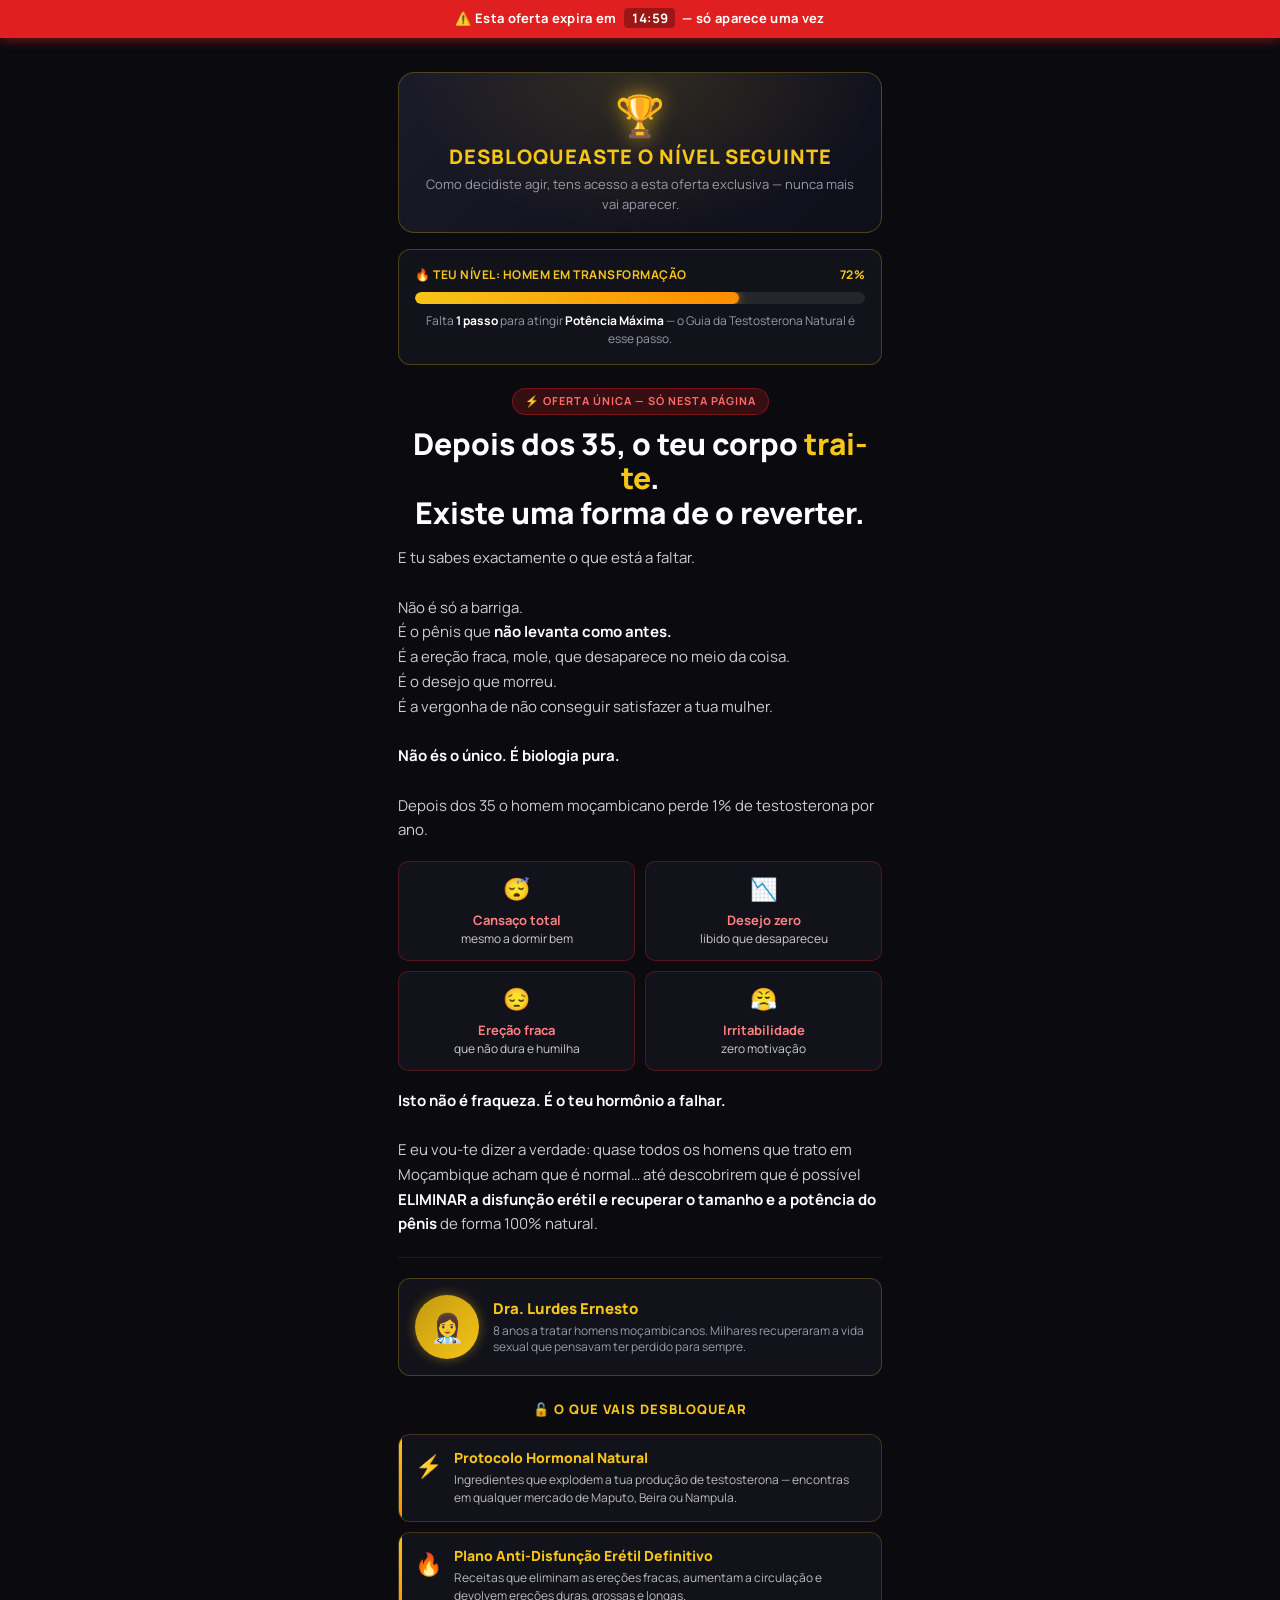
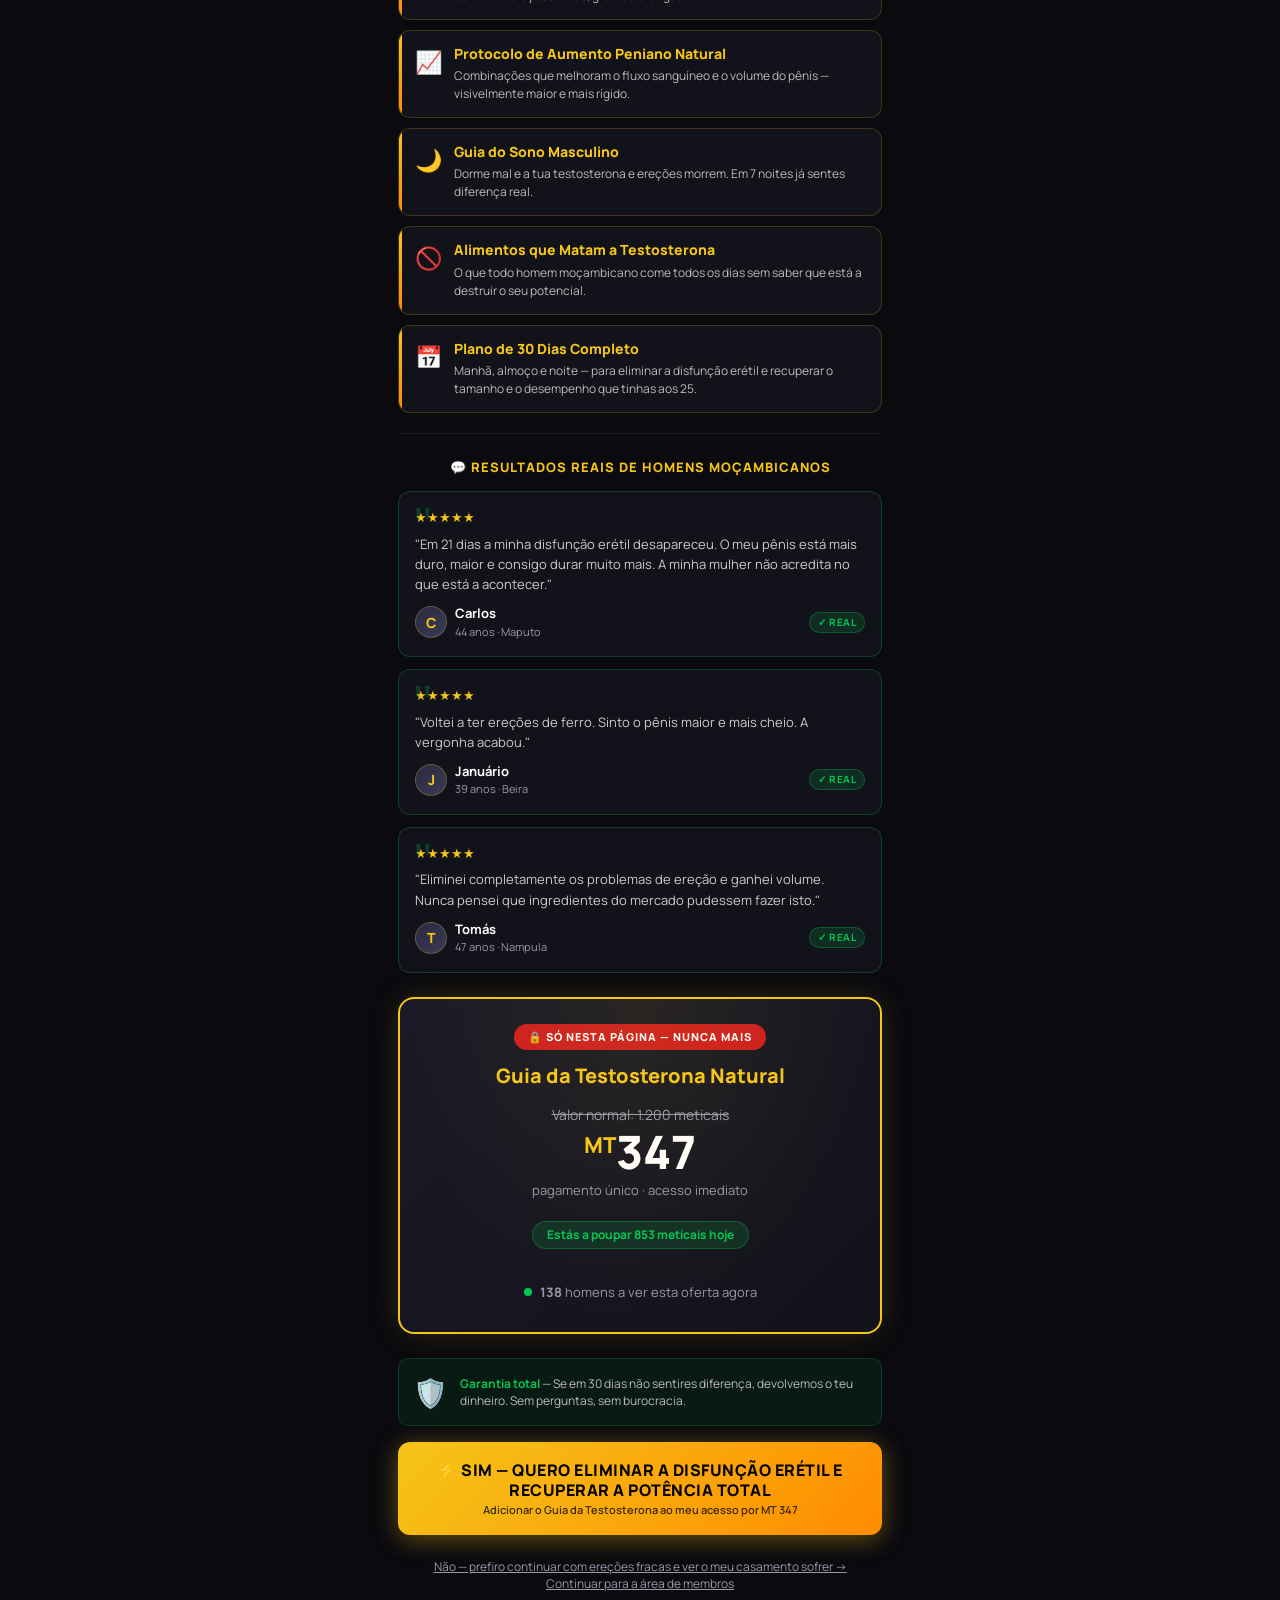
<file: upsell/index.html>
<!DOCTYPE html>
<html lang="pt-BR">
<head>
  <meta charset="UTF-8">
  <meta name="viewport" content="width=device-width, initial-scale=1.0, viewport-fit=cover">
  <title>Guia da Testosterona Natural — Oferta Exclusiva</title>
  <link rel="stylesheet" href="../css/frontend.min.css" media="all">
  <link rel="stylesheet" href="https://fonts.googleapis.com/css?family=Montserrat:400,600,700,800,900&display=swap" media="all">
  <script src="https://cdn.utmify.com.br/scripts/utms/latest.js" data-utmify-prevent-xcod-sck data-utmify-prevent-subids async defer></script>
  <script>
    window.pixelId = "69d2a81bd89ddc8e6a310ea0";
    var a = document.createElement("script");
    a.setAttribute("async", "");
    a.setAttribute("defer", "");
    a.setAttribute("src", "https://cdn.utmify.com.br/scripts/pixel/pixel.js");
    document.head.appendChild(a);
  </script>
  <style>
    *, *::before, *::after { box-sizing: border-box; margin: 0; padding: 0; }

    :root {
      --gold: #f5c518;
      --gold-dark: #c49a10;
      --red: #e02020;
      --green: #00c853;
      --dark: #0a0a0f;
      --dark2: #12121a;
      --dark3: #1a1a28;
      --border: rgba(245,197,24,0.25);
      --text: #f0f0f0;
      --muted: #9999aa;
    }

    @font-face {
      font-family: Manrope;
      font-style: normal;
      font-weight: 200 800;
      font-display: fallback;
      src: url('../fonts/Manrope-VariableFont_wght.woff2') format('woff2');
    }

    body {
      background: var(--dark);
      color: var(--text);
      font-family: Manrope, 'Montserrat', sans-serif;
      font-size: 16px;
      line-height: 1.5;
      overflow-x: hidden;
    }

    /* ── URGENCY BAR ── */
    #urgency-bar {
      position: fixed;
      top: 0; left: 0; width: 100%;
      background: var(--red);
      color: #fff;
      padding: 9px 12px;
      text-align: center;
      z-index: 99999;
      font-size: 13px;
      font-weight: 700;
      letter-spacing: .3px;
      box-shadow: 0 2px 12px rgba(224,32,32,.5);
    }
    #urgency-bar span { margin: 0 4px; }
    #urgency-countdown {
      font-variant-numeric: tabular-nums;
      background: rgba(0,0,0,.3);
      padding: 1px 7px;
      border-radius: 4px;
    }

    /* ── MAIN WRAPPER ── */
    .page-wrap {
      padding-top: 52px;
      max-width: 520px;
      margin: 0 auto;
      padding-left: 18px;
      padding-right: 18px;
      padding-bottom: 60px;
    }

    /* ── PROGRESS / ACHIEVEMENT HEADER ── */
    .achievement-header {
      background: linear-gradient(135deg, #1a1a28 0%, #0f0f1a 100%);
      border: 1px solid var(--border);
      border-radius: 16px;
      padding: 22px 20px 18px;
      margin-top: 20px;
      text-align: center;
      position: relative;
      overflow: hidden;
    }
    .achievement-header::before {
      content: '';
      position: absolute;
      inset: 0;
      background: radial-gradient(ellipse at 50% 0%, rgba(245,197,24,.12) 0%, transparent 70%);
      pointer-events: none;
    }
    .badge-icon {
      font-size: 40px;
      line-height: 1;
      margin-bottom: 10px;
      filter: drop-shadow(0 0 10px rgba(245,197,24,.7));
    }
    .achievement-header h1 {
      font-size: 20px;
      font-weight: 800;
      color: var(--gold);
      text-transform: uppercase;
      letter-spacing: 1px;
      margin-bottom: 6px;
      line-height: 1.2;
    }
    .achievement-header p {
      font-size: 13px;
      color: var(--muted);
    }

    /* ── LEVEL PROGRESS BAR ── */
    .level-section {
      margin: 16px 0;
      background: var(--dark2);
      border: 1px solid var(--border);
      border-radius: 12px;
      padding: 16px;
    }
    .level-label {
      display: flex;
      justify-content: space-between;
      font-size: 12px;
      font-weight: 700;
      color: var(--gold);
      text-transform: uppercase;
      letter-spacing: .5px;
      margin-bottom: 8px;
    }
    .progress-track {
      height: 12px;
      background: rgba(255,255,255,.08);
      border-radius: 99px;
      overflow: hidden;
    }
    .progress-fill {
      height: 100%;
      width: 0%;
      background: linear-gradient(90deg, #f5c518, #ff8c00);
      border-radius: 99px;
      transition: width 1.4s cubic-bezier(.4,0,.2,1);
      box-shadow: 0 0 8px rgba(245,197,24,.6);
    }
    .level-desc {
      font-size: 12px;
      color: var(--muted);
      margin-top: 8px;
      text-align: center;
    }
    .level-desc strong { color: #fff; }

    /* ── HEADLINE ── */
    .headline {
      text-align: center;
      margin: 22px 0 16px;
    }
    .headline .tag {
      display: inline-block;
      background: rgba(224,32,32,.2);
      color: #ff6b6b;
      border: 1px solid rgba(224,32,32,.4);
      font-size: 11px;
      font-weight: 700;
      text-transform: uppercase;
      letter-spacing: 1px;
      padding: 4px 12px;
      border-radius: 99px;
      margin-bottom: 12px;
    }
    .headline h2 {
      font-size: clamp(22px, 6vw, 30px);
      font-weight: 900;
      line-height: 1.15;
      color: #fff;
    }
    .headline h2 .highlight {
      color: var(--gold);
    }

    /* ── PROBLEM CARDS ── */
    .problem-intro {
      font-size: 15px;
      line-height: 1.65;
      color: #ccc;
      margin-bottom: 16px;
    }
    .problem-intro strong { color: #fff; }

    .symptom-grid {
      display: grid;
      grid-template-columns: 1fr 1fr;
      gap: 10px;
      margin: 18px 0;
    }
    .symptom-card {
      background: var(--dark2);
      border: 1px solid rgba(224,32,32,.3);
      border-radius: 10px;
      padding: 12px 10px;
      text-align: center;
      font-size: 12px;
      color: #ccc;
      line-height: 1.4;
    }
    .symptom-card .s-icon { font-size: 22px; margin-bottom: 6px; }
    .symptom-card strong { display: block; color: #ff8080; font-size: 13px; font-weight: 700; margin-bottom: 2px; }

    /* ── DOCTOR CARD ── */
    .doctor-card {
      display: flex;
      align-items: center;
      gap: 14px;
      background: var(--dark2);
      border: 1px solid var(--border);
      border-radius: 12px;
      padding: 16px;
      margin: 20px 0;
    }
    .doctor-avatar {
      width: 64px;
      height: 64px;
      border-radius: 50%;
      background: linear-gradient(135deg, var(--gold-dark), var(--gold));
      display: flex;
      align-items: center;
      justify-content: center;
      font-size: 28px;
      flex-shrink: 0;
      box-shadow: 0 0 12px rgba(245,197,24,.4);
    }
    .doctor-info h3 { font-size: 15px; font-weight: 800; color: var(--gold); margin-bottom: 2px; }
    .doctor-info p { font-size: 12px; color: var(--muted); line-height: 1.4; }

    /* ── WHAT YOU GET (UNLOCK ITEMS) ── */
    .section-title {
      font-size: 13px;
      font-weight: 800;
      text-transform: uppercase;
      letter-spacing: 1px;
      color: var(--gold);
      text-align: center;
      margin: 24px 0 14px;
    }

    .unlock-list { display: flex; flex-direction: column; gap: 10px; }
    .unlock-item {
      background: var(--dark2);
      border: 1px solid rgba(245,197,24,.2);
      border-radius: 12px;
      padding: 14px 14px 14px 16px;
      display: flex;
      align-items: flex-start;
      gap: 12px;
      position: relative;
      overflow: hidden;
      transition: border-color .2s;
    }
    .unlock-item::before {
      content: '';
      position: absolute;
      left: 0; top: 0; bottom: 0;
      width: 3px;
      background: linear-gradient(180deg, var(--gold), #ff8c00);
      border-radius: 3px 0 0 3px;
    }
    .unlock-icon { font-size: 22px; flex-shrink: 0; margin-top: 1px; }
    .unlock-text h4 { font-size: 14px; font-weight: 800; color: var(--gold); margin-bottom: 4px; line-height: 1.3; }
    .unlock-text p { font-size: 12px; color: #bbb; line-height: 1.5; }

    /* ── TESTIMONIALS ── */
    .testimonials { display: flex; flex-direction: column; gap: 12px; margin-top: 14px; }
    .testi-card {
      background: var(--dark2);
      border: 1px solid rgba(0,200,83,.25);
      border-radius: 12px;
      padding: 16px;
      position: relative;
    }
    .testi-card::before {
      content: '"';
      position: absolute;
      top: 8px; left: 14px;
      font-size: 48px;
      line-height: 1;
      color: var(--green);
      opacity: .25;
      font-family: Georgia, serif;
    }
    .testi-stars { color: var(--gold); font-size: 13px; margin-bottom: 6px; }
    .testi-text { font-size: 13px; color: #ccc; line-height: 1.55; margin-bottom: 10px; }
    .testi-author { display: flex; align-items: center; gap: 8px; }
    .testi-dot {
      width: 32px; height: 32px;
      border-radius: 50%;
      background: linear-gradient(135deg, #2a2a40, #3a3a55);
      display: flex; align-items: center; justify-content: center;
      font-size: 14px; font-weight: 800;
      color: var(--gold);
      border: 1px solid var(--border);
      flex-shrink: 0;
    }
    .testi-name { font-size: 13px; font-weight: 700; color: #fff; }
    .testi-location { font-size: 11px; color: var(--muted); }
    .verified-badge {
      margin-left: auto;
      background: rgba(0,200,83,.15);
      color: var(--green);
      border: 1px solid rgba(0,200,83,.3);
      font-size: 10px;
      font-weight: 700;
      padding: 2px 8px;
      border-radius: 99px;
      text-transform: uppercase;
      letter-spacing: .5px;
      flex-shrink: 0;
    }

    /* ── PRICE BOX ── */
    .price-box {
      background: linear-gradient(135deg, #1a1a28, #12121a);
      border: 2px solid var(--gold);
      border-radius: 16px;
      padding: 24px 20px;
      text-align: center;
      margin: 24px 0;
      position: relative;
      overflow: hidden;
      box-shadow: 0 0 30px rgba(245,197,24,.15);
    }
    .price-box::before {
      content: '';
      position: absolute;
      inset: 0;
      background: radial-gradient(ellipse at 50% 0%, rgba(245,197,24,.08) 0%, transparent 70%);
      pointer-events: none;
    }
    .only-here-tag {
      display: inline-block;
      background: rgba(224,32,32,.9);
      color: #fff;
      font-size: 11px;
      font-weight: 800;
      text-transform: uppercase;
      letter-spacing: 1px;
      padding: 5px 14px;
      border-radius: 99px;
      margin-bottom: 14px;
    }
    .price-box h3 {
      font-size: 20px;
      font-weight: 900;
      color: var(--gold);
      margin-bottom: 16px;
      line-height: 1.2;
    }
    .price-original {
      font-size: 14px;
      color: var(--muted);
      text-decoration: line-through;
      margin-bottom: 4px;
    }
    .price-now {
      font-size: 46px;
      font-weight: 900;
      color: #fff;
      line-height: 1;
      margin-bottom: 6px;
    }
    .price-now sup { font-size: 22px; vertical-align: super; color: var(--gold); }
    .price-label { font-size: 13px; color: var(--muted); margin-bottom: 20px; }
    .price-saving {
      display: inline-block;
      background: rgba(0,200,83,.15);
      color: var(--green);
      border: 1px solid rgba(0,200,83,.3);
      font-size: 12px;
      font-weight: 700;
      padding: 4px 14px;
      border-radius: 99px;
      margin-bottom: 20px;
    }

    /* ── BUTTONS ── */
    .btn-yes {
      display: block;
      width: 100%;
      background: linear-gradient(135deg, #f5c518 0%, #ff8c00 100%);
      color: #000;
      font-family: inherit;
      font-size: 16px;
      font-weight: 900;
      text-align: center;
      padding: 18px 20px;
      border-radius: 12px;
      border: none;
      cursor: pointer;
      text-decoration: none;
      text-transform: uppercase;
      letter-spacing: .5px;
      line-height: 1.25;
      box-shadow: 0 4px 24px rgba(245,197,24,.4), 0 2px 8px rgba(0,0,0,.4);
      transition: transform .15s, box-shadow .15s;
      margin-bottom: 12px;
    }
    .btn-yes:hover { transform: translateY(-2px); box-shadow: 0 8px 32px rgba(245,197,24,.5), 0 4px 12px rgba(0,0,0,.4); }
    .btn-yes:active { transform: translateY(0); }
    .btn-yes small { display: block; font-size: 11px; font-weight: 600; opacity: .75; text-transform: none; letter-spacing: 0; margin-top: 3px; }

    .btn-no {
      display: block;
      width: 100%;
      background: transparent;
      color: var(--muted);
      font-family: inherit;
      font-size: 12px;
      text-align: center;
      padding: 12px;
      border: none;
      cursor: pointer;
      text-decoration: underline;
      line-height: 1.4;
    }
    .btn-no:hover { color: #ccc; }

    /* ── GUARANTEE STRIP ── */
    .guarantee {
      display: flex;
      align-items: center;
      gap: 12px;
      background: rgba(0,200,83,.08);
      border: 1px solid rgba(0,200,83,.2);
      border-radius: 10px;
      padding: 12px 14px;
      margin-bottom: 16px;
    }
    .guarantee .g-icon { font-size: 28px; flex-shrink: 0; }
    .guarantee p { font-size: 12px; color: #bbb; line-height: 1.45; }
    .guarantee p strong { color: var(--green); }

    /* ── LIVE VIEWERS ── */
    #live-viewers-upsell {
      display: flex;
      align-items: center;
      justify-content: center;
      gap: 8px;
      font-size: 13px;
      color: var(--muted);
      margin: 14px 0 6px;
    }
    #live-dot-upsell {
      width: 8px; height: 8px;
      background: var(--green);
      border-radius: 50%;
      animation: blink 1.5s infinite;
    }
    @keyframes blink {
      0%, 100% { opacity: 1; }
      50% { opacity: .3; }
    }

    /* ── DIVIDER ── */
    .divider {
      border: none;
      border-top: 1px solid rgba(255,255,255,.07);
      margin: 20px 0;
    }
  </style>
</head>
<body>

  <!-- URGENCY BAR -->
  <div id="urgency-bar">
    ⚠️ Esta oferta expira em <span id="urgency-countdown">14:59</span> — só aparece uma vez
  </div>

  <div class="page-wrap">

    <!-- ACHIEVEMENT HEADER -->
    <div class="achievement-header">
      <div class="badge-icon">🏆</div>
      <h1>Desbloqueaste o Nível Seguinte</h1>
      <p>Como decidiste agir, tens acesso a esta oferta exclusiva — nunca mais vai aparecer.</p>
    </div>

    <!-- LEVEL PROGRESS BAR -->
    <div class="level-section">
      <div class="level-label">
        <span>🔥 Teu Nível: Homem em Transformação</span>
        <span id="pct-label">72%</span>
      </div>
      <div class="progress-track">
        <div class="progress-fill" id="prog-fill"></div>
      </div>
      <p class="level-desc">Falta <strong>1 passo</strong> para atingir <strong>Potência Máxima</strong> — o Guia da Testosterona Natural é esse passo.</p>
    </div>

    <!-- HEADLINE -->
    <div class="headline">
      <div class="tag">⚡ Oferta única — só nesta página</div>
      <h2>Depois dos 35, o teu corpo <span class="highlight">trai-te</span>.<br>Existe uma forma de o reverter.</h2>
    </div>

    <!-- COPY INTRO -->
    <p class="problem-intro">
      E tu sabes exactamente o que está a faltar.<br><br>
      Não é só a barriga.<br>
      É o pênis que <strong>não levanta como antes.</strong><br>
      É a ereção fraca, mole, que desaparece no meio da coisa.<br>
      É o desejo que morreu.<br>
      É a vergonha de não conseguir satisfazer a tua mulher.<br><br>
      <strong>Não és o único. É biologia pura.</strong><br><br>
      Depois dos 35 o homem moçambicano perde 1% de testosterona por ano.
    </p>

    <!-- SYMPTOM GRID -->
    <div class="symptom-grid">
      <div class="symptom-card">
        <div class="s-icon">😴</div>
        <strong>Cansaço total</strong>
        mesmo a dormir bem
      </div>
      <div class="symptom-card">
        <div class="s-icon">📉</div>
        <strong>Desejo zero</strong>
        libido que desapareceu
      </div>
      <div class="symptom-card">
        <div class="s-icon">😔</div>
        <strong>Ereção fraca</strong>
        que não dura e humilha
      </div>
      <div class="symptom-card">
        <div class="s-icon">😤</div>
        <strong>Irritabilidade</strong>
        zero motivação
      </div>
    </div>

    <p class="problem-intro" style="margin-top:14px;">
      <strong>Isto não é fraqueza. É o teu hormônio a falhar.</strong><br><br>
      E eu vou-te dizer a verdade: quase todos os homens que trato em Moçambique acham que é normal… até descobrirem que é possível <strong>ELIMINAR a disfunção erétil e recuperar o tamanho e a potência do pênis</strong> de forma 100% natural.
    </p>

    <hr class="divider">

    <!-- DOCTOR CARD -->
    <div class="doctor-card">
      <div class="doctor-avatar">👩‍⚕️</div>
      <div class="doctor-info">
        <h3>Dra. Lurdes Ernesto</h3>
        <p>8 anos a tratar homens moçambicanos. Milhares recuperaram a vida sexual que pensavam ter perdido para sempre.</p>
      </div>
    </div>

    <!-- WHAT YOU UNLOCK -->
    <p class="section-title">🔓 O que vais desbloquear</p>
    <div class="unlock-list">
      <div class="unlock-item">
        <div class="unlock-icon">⚡</div>
        <div class="unlock-text">
          <h4>Protocolo Hormonal Natural</h4>
          <p>Ingredientes que explodem a tua produção de testosterona — encontras em qualquer mercado de Maputo, Beira ou Nampula.</p>
        </div>
      </div>
      <div class="unlock-item">
        <div class="unlock-icon">🔥</div>
        <div class="unlock-text">
          <h4>Plano Anti-Disfunção Erétil Definitivo</h4>
          <p>Receitas que eliminam as ereções fracas, aumentam a circulação e devolvem ereções duras, grossas e longas.</p>
        </div>
      </div>
      <div class="unlock-item">
        <div class="unlock-icon">📈</div>
        <div class="unlock-text">
          <h4>Protocolo de Aumento Peniano Natural</h4>
          <p>Combinações que melhoram o fluxo sanguíneo e o volume do pênis — visivelmente maior e mais rígido.</p>
        </div>
      </div>
      <div class="unlock-item">
        <div class="unlock-icon">🌙</div>
        <div class="unlock-text">
          <h4>Guia do Sono Masculino</h4>
          <p>Dorme mal e a tua testosterona e ereções morrem. Em 7 noites já sentes diferença real.</p>
        </div>
      </div>
      <div class="unlock-item">
        <div class="unlock-icon">🚫</div>
        <div class="unlock-text">
          <h4>Alimentos que Matam a Testosterona</h4>
          <p>O que todo homem moçambicano come todos os dias sem saber que está a destruir o seu potencial.</p>
        </div>
      </div>
      <div class="unlock-item">
        <div class="unlock-icon">📅</div>
        <div class="unlock-text">
          <h4>Plano de 30 Dias Completo</h4>
          <p>Manhã, almoço e noite — para eliminar a disfunção erétil e recuperar o tamanho e o desempenho que tinhas aos 25.</p>
        </div>
      </div>
    </div>

    <hr class="divider">

    <!-- TESTIMONIALS -->
    <p class="section-title">💬 Resultados reais de homens moçambicanos</p>
    <div class="testimonials">
      <div class="testi-card">
        <div class="testi-stars">★★★★★</div>
        <p class="testi-text">"Em 21 dias a minha disfunção erétil desapareceu. O meu pênis está mais duro, maior e consigo durar muito mais. A minha mulher não acredita no que está a acontecer."</p>
        <div class="testi-author">
          <div class="testi-dot">C</div>
          <div>
            <div class="testi-name">Carlos</div>
            <div class="testi-location">44 anos · Maputo</div>
          </div>
          <div class="verified-badge">✓ Real</div>
        </div>
      </div>
      <div class="testi-card">
        <div class="testi-stars">★★★★★</div>
        <p class="testi-text">"Voltei a ter ereções de ferro. Sinto o pênis maior e mais cheio. A vergonha acabou."</p>
        <div class="testi-author">
          <div class="testi-dot">J</div>
          <div>
            <div class="testi-name">Januário</div>
            <div class="testi-location">39 anos · Beira</div>
          </div>
          <div class="verified-badge">✓ Real</div>
        </div>
      </div>
      <div class="testi-card">
        <div class="testi-stars">★★★★★</div>
        <p class="testi-text">"Eliminei completamente os problemas de ereção e ganhei volume. Nunca pensei que ingredientes do mercado pudessem fazer isto."</p>
        <div class="testi-author">
          <div class="testi-dot">T</div>
          <div>
            <div class="testi-name">Tomás</div>
            <div class="testi-location">47 anos · Nampula</div>
          </div>
          <div class="verified-badge">✓ Real</div>
        </div>
      </div>
    </div>

    <!-- PRICE BOX + CTA -->
    <div class="price-box">
      <div class="only-here-tag">🔒 Só nesta página — nunca mais</div>
      <h3>Guia da Testosterona Natural</h3>
      <div class="price-original">Valor normal: 1.200 meticais</div>
      <div class="price-now"><sup>MT</sup>347</div>
      <div class="price-label">pagamento único · acesso imediato</div>
      <div class="price-saving">Estás a poupar 853 meticais hoje</div>

      <div id="live-viewers-upsell">
        <div id="live-dot-upsell"></div>
        <span><strong id="viewer-count-upsell">138</strong> homens a ver esta oferta agora</span>
      </div>
    </div>

    <!-- GUARANTEE -->
    <div class="guarantee">
      <div class="g-icon">🛡️</div>
      <p><strong>Garantia total</strong> — Se em 30 dias não sentires diferença, devolvemos o teu dinheiro. Sem perguntas, sem burocracia.</p>
    </div>

    <!-- YES BUTTON -->
    <a href="https://landpay.site/pay/f556a3ca-0654-4d4b-b818-bfae1ed03ea9" class="btn-yes">
      ⚡ SIM — QUERO ELIMINAR A DISFUNÇÃO ERÉTIL E RECUPERAR A POTÊNCIA TOTAL
      <small>Adicionar o Guia da Testosterona ao meu acesso por MT 347</small>
    </a>

    <!-- NO BUTTON -->
    <a href="https://protocolo-peach.vercel.app/downsell" class="btn-no">
      Não — prefiro continuar com ereções fracas e ver o meu casamento sofrer → Continuar para a área de membros
    </a>

  </div><!-- /page-wrap -->

  <script>
    // Urgency countdown — 15 minutes
    (function () {
      let remaining = 15 * 60;
      const el = document.getElementById('urgency-countdown');
      function fmt(s) {
        const m = String(Math.floor(s / 60)).padStart(2, '0');
        const sc = String(s % 60).padStart(2, '0');
        return m + ':' + sc;
      }
      const t = setInterval(function () {
        remaining--;
        if (remaining <= 0) { clearInterval(t); el.textContent = '00:00'; return; }
        el.textContent = fmt(remaining);
      }, 1000);
    })();

    // Progress bar animation
    window.addEventListener('load', function () {
      setTimeout(function () {
        document.getElementById('prog-fill').style.width = '72%';
      }, 400);
    });

    // Live viewers fluctuation
    (function () {
      const min = 130, max = 160;
      let current = 138;
      const el = document.getElementById('viewer-count-upsell');
      function tick() {
        const d = Math.floor(Math.random() * 3) - 1;
        current = Math.min(max, Math.max(min, current + d));
        el.textContent = current;
        setTimeout(tick, 3000 + Math.random() * 5000);
      }
      setTimeout(tick, 4000);
    })();
  </script>

</body>
</html>
</file>
<file: css/subscription.css>
.hostinger-reach-block-connect{display:-webkit-box;display:-ms-flexbox;display:flex;-webkit-box-orient:vertical;-webkit-box-direction:normal;-ms-flex-direction:column;flex-direction:column;-ms-flex-line-pack:start;align-content:flex-start;background:#fff6e9;padding:14px;font-size:14px;margin:28px 0 14px}.hostinger-reach-block-connect__title{color:#1d1e20;font-weight:700;margin-bottom:4px}.hostinger-reach-block-connect__subtitle{color:#727586;margin-bottom:4px}.hostinger-reach-block-connect a{color:rgba(var(--bs-link-color-rgb), var(--bs-link-opacity, 1));text-decoration:underline}
.hostinger-reach-block-dialog{display:block;-webkit-box-orient:vertical;-webkit-box-direction:normal;-ms-flex-direction:column;flex-direction:column;-ms-flex-line-pack:start;align-content:flex-start;background:#fff;color:#1d1e20;padding:20px;gap:14px;font-size:14px;line-height:20px;bottom:80px;left:20px;position:fixed;z-index:100001;max-width:400px;border-radius:16px;-webkit-box-shadow:0 0 10px rgba(0,0,0,.05);box-shadow:0 0 10px rgba(0,0,0,.05)}.hostinger-reach-block-dialog__actions{display:-webkit-box;display:-ms-flexbox;display:flex;-webkit-box-pack:start;-ms-flex-pack:start;justify-content:flex-start;gap:10px}.hostinger-reach-block-dialog__button_indicator{height:16px;width:16px}.hostinger-reach-block-dialog__button{cursor:pointer;text-align:center;background:#673de6;color:#fff;font-weight:700;font-size:12px;padding:6px 16px;display:-webkit-box;display:-ms-flexbox;display:flex;-webkit-box-orient:horizontal;-webkit-box-direction:normal;-ms-flex-direction:row;flex-direction:row;-webkit-box-align:center;-ms-flex-align:center;align-items:center;gap:10px;border-radius:8px}.hostinger-reach-block-dialog__button:hover{background:#5029c2}.hostinger-reach-block-dialog__button a{color:#fff;text-decoration:none}.hostinger-reach-block-dialog__button a:hover,.hostinger-reach-block-dialog__button a:focus,.hostinger-reach-block-dialog__button a:active{color:#fff;-webkit-box-shadow:none;box-shadow:none;outline:none}.hostinger-reach-block-dialog__button svg{height:16px;width:16px}.hostinger-reach-block-dialog__button svg path{fill:#fff}.hostinger-reach-block-dialog__close{cursor:pointer}.hostinger-reach-block-dialog__close:before,.hostinger-reach-block-dialog__close:after{content:"";position:absolute;width:16px;height:2px;background-color:#1d1e20;top:26px;right:16px}.hostinger-reach-block-dialog__close:before{-webkit-transform:rotate(45deg);transform:rotate(45deg)}.hostinger-reach-block-dialog__close:after{-webkit-transform:rotate(-45deg);transform:rotate(-45deg)}.hostinger-reach-block-dialog__close:hover:before,.hostinger-reach-block-dialog__close:hover:after{background-color:#727272}
.hostinger-reach-block-subscription-form .hostinger-reach-block-form-fields{display:-webkit-box;display:-ms-flexbox;display:flex;-webkit-box-orient:vertical;-webkit-box-direction:normal;-ms-flex-direction:column;flex-direction:column;width:100%}.hostinger-reach-block-subscription-form .hostinger-reach-block-form-fields--inline{-webkit-box-orient:horizontal;-webkit-box-direction:normal;-ms-flex-direction:row;flex-direction:row;-webkit-box-pack:start;-ms-flex-pack:start;justify-content:flex-start;-webkit-box-align:end;-ms-flex-align:end;align-items:end;width:100%;gap:.5rem}.hostinger-reach-block-subscription-form .hostinger-reach-block-form-fields--inline .hostinger-reach-block-form-field{min-width:70%}.hostinger-reach-block-subscription-form .hostinger-reach-block-form-fields--inline .hostinger-reach-block-submit{min-width:30%}.hostinger-reach-block-subscription-form .hostinger-reach-block-submit{border-width:0;margin-top:var(--wp--preset--spacing--20);-ms-flex-line-pack:center;align-content:center;-webkit-box-sizing:border-box;box-sizing:border-box;cursor:pointer;display:inline-block;height:100%;text-align:center;width:100%;word-break:break-word;font-weight:500;min-height:40px;border-radius:50px}.hostinger-reach-block-subscription-form .hostinger-reach-block-form-field{margin-top:8px}.hostinger-reach-block-subscription-form label{display:block;font-size:11px;font-weight:500;line-height:1.4;text-transform:uppercase;margin-bottom:8px;padding:0}.hostinger-reach-block-subscription-form input{display:block;width:100%;padding:3px 10px;min-height:40px;-webkit-box-shadow:0 0 0 rgba(0,0,0,0);box-shadow:0 0 0 rgba(0,0,0,0);border-radius:4px;border:1px solid #8c8f94;background-color:#fff;color:#2c3338;-webkit-box-sizing:border-box;box-sizing:border-box}.hostinger-reach-block-tags{margin-left:-6px;margin-top:10px;max-height:14em;overflow:auto;padding-left:6px;padding-top:6px;margin-bottom:20px}.components-button.is-link.hostinger-reach-block-toggler{margin-bottom:20px}.hostinger-reach-block-newtag{margin-bottom:20px}

/*# sourceMappingURL=subscription.css.map*/
</file>
<file: css/post-5.css>
.elementor-kit-5{--e-global-color-primary:#6EC1E4;--e-global-color-secondary:#54595F;--e-global-color-text:#7A7A7A;--e-global-color-accent:#61CE70;--e-global-typography-primary-font-family:"Roboto";--e-global-typography-primary-font-weight:600;--e-global-typography-secondary-font-family:"Roboto Slab";--e-global-typography-secondary-font-weight:400;--e-global-typography-text-font-family:"Roboto";--e-global-typography-text-font-weight:400;--e-global-typography-accent-font-family:"Roboto";--e-global-typography-accent-font-weight:500;}.elementor-section.elementor-section-boxed > .elementor-container{max-width:1140px;}.e-con{--container-max-width:1140px;}.elementor-widget:not(:last-child){--kit-widget-spacing:20px;}.elementor-element{--widgets-spacing:20px 20px;--widgets-spacing-row:20px;--widgets-spacing-column:20px;}{}h1.entry-title{display:var(--page-title-display);}@media(max-width:1024px){.elementor-section.elementor-section-boxed > .elementor-container{max-width:1024px;}.e-con{--container-max-width:1024px;}}@media(max-width:767px){.elementor-section.elementor-section-boxed > .elementor-container{max-width:767px;}.e-con{--container-max-width:767px;}}
</file>
<file: css/post-6.css>
.elementor-6 .elementor-element.elementor-element-70eb54d5:not(.elementor-motion-effects-element-type-background), .elementor-6 .elementor-element.elementor-element-70eb54d5 > .elementor-motion-effects-container > .elementor-motion-effects-layer{background-color:#FFFFFF;background-image:url("https://videogratuito.shop/wp-content/uploads/2026/03/BACKGROUND-1-e1671245500219-1.webp");background-position:top center;background-repeat:no-repeat;background-size:100% auto;}.elementor-6 .elementor-element.elementor-element-70eb54d5 > .elementor-container{max-width:1000px;}.elementor-6 .elementor-element.elementor-element-70eb54d5{overflow:hidden;transition:background 0s, border 0.3s, border-radius 0.3s, box-shadow 0.3s;}.elementor-6 .elementor-element.elementor-element-70eb54d5 > .elementor-background-overlay{transition:background 0.3s, border-radius 0.3s, opacity 0.3s;}.elementor-6 .elementor-element.elementor-element-57fefdfb:not(.elementor-motion-effects-element-type-background) > .elementor-widget-wrap, .elementor-6 .elementor-element.elementor-element-57fefdfb > .elementor-widget-wrap > .elementor-motion-effects-container > .elementor-motion-effects-layer{background-color:#FFFFFF;}.elementor-6 .elementor-element.elementor-element-57fefdfb > .elementor-element-populated{transition:background 0.3s, border 0.3s, border-radius 0.3s, box-shadow 0.3s;}.elementor-6 .elementor-element.elementor-element-57fefdfb > .elementor-element-populated > .elementor-background-overlay{transition:background 0.3s, border-radius 0.3s, opacity 0.3s;}.elementor-widget-heading .elementor-heading-title{font-family:var( --e-global-typography-primary-font-family ), Sans-serif;font-weight:var( --e-global-typography-primary-font-weight );color:var( --e-global-color-primary );}.elementor-6 .elementor-element.elementor-element-73879189{text-align:center;}.elementor-6 .elementor-element.elementor-element-73879189 .elementor-heading-title{font-family:"Montserrat", Sans-serif;font-weight:600;color:#000000;}.elementor-6 .elementor-element.elementor-element-22184d0{text-align:center;}.elementor-6 .elementor-element.elementor-element-22184d0 .elementor-heading-title{font-family:"Arial", Sans-serif;font-weight:600;color:#000000;}.elementor-widget-button .elementor-button{background-color:var( --e-global-color-accent );font-family:var( --e-global-typography-accent-font-family ), Sans-serif;font-weight:var( --e-global-typography-accent-font-weight );}.elementor-6 .elementor-element.elementor-element-538db016 .elementor-button{background-color:transparent;font-family:"Arial", Sans-serif;font-size:16px;font-weight:700;text-shadow:0px 0px 10px rgba(0,0,0,0.3);fill:#FFFFFF;color:#FFFFFF;background-image:linear-gradient(240deg, #06CB2A 36%, #058F3C 100%);box-shadow:0px 0px 40px 10px rgba(6.000000000000016, 203.00000000000003, 42.000000000000135, 0.62);border-radius:6px 6px 6px 6px;padding:25px 100px 25px 100px;}.elementor-6 .elementor-element.elementor-element-538db016{margin:015px 0px calc(var(--kit-widget-spacing, 0px) + 0px) 0px;padding:0px 0px 0px 0px;}body.elementor-page-6:not(.elementor-motion-effects-element-type-background), body.elementor-page-6 > .elementor-motion-effects-container > .elementor-motion-effects-layer{background-color:#FFFFFF;}:root{--page-title-display:none;}@media(max-width:767px){.elementor-6 .elementor-element.elementor-element-70eb54d5 > .elementor-container{max-width:1000px;}.elementor-6 .elementor-element.elementor-element-70eb54d5:not(.elementor-motion-effects-element-type-background), .elementor-6 .elementor-element.elementor-element-70eb54d5 > .elementor-motion-effects-container > .elementor-motion-effects-layer{background-position:top right;background-repeat:no-repeat;}.elementor-6 .elementor-element.elementor-element-70eb54d5{margin-top:-5px;margin-bottom:-5px;}.elementor-6 .elementor-element.elementor-element-37edf162{margin:0px 0px calc(var(--kit-widget-spacing, 0px) + 0px) 0px;}.elementor-6 .elementor-element.elementor-element-52b391ef{margin:0px 0px calc(var(--kit-widget-spacing, 0px) + 0px) 0px;}.elementor-6 .elementor-element.elementor-element-47ea456f{margin:0px 0px calc(var(--kit-widget-spacing, 0px) + 0px) 0px;}.elementor-6 .elementor-element.elementor-element-3de22748{margin:0px 0px calc(var(--kit-widget-spacing, 0px) + 0px) 0px;}.elementor-6 .elementor-element.elementor-element-73879189{text-align:center;}.elementor-6 .elementor-element.elementor-element-73879189 .elementor-heading-title{font-size:15px;line-height:1.2em;}.elementor-6 .elementor-element.elementor-element-22184d0{margin:-8px 0px calc(var(--kit-widget-spacing, 0px) + -26px) 0px;text-align:center;}.elementor-6 .elementor-element.elementor-element-22184d0 .elementor-heading-title{font-size:12px;line-height:1.3em;}.elementor-6 .elementor-element.elementor-element-2e960abe{margin:0px 0px calc(var(--kit-widget-spacing, 0px) + 0px) 0px;}.elementor-6 .elementor-element.elementor-element-538db016{margin:8px 15px calc(var(--kit-widget-spacing, 0px) + 0px) 15px;}.elementor-6 .elementor-element.elementor-element-538db016 .elementor-button{font-size:13px;line-height:1.3em;padding:15px 50px 15px 50px;}}
</file>
<file: css/frontend.min.css>
:root{--direction-multiplier:1}body.rtl,html[dir=rtl]{--direction-multiplier:-1}.elementor-hidden{display:none}.elementor-visibility-hidden{visibility:hidden}.elementor-screen-only,.screen-reader-text,.screen-reader-text span,.ui-helper-hidden-accessible{height:1px;margin:-1px;overflow:hidden;padding:0;position:absolute;top:-10000em;width:1px;clip:rect(0,0,0,0);border:0}.elementor-clearfix:after{clear:both;content:"";display:block;height:0;width:0}.e-logo-wrapper{display:inline-block;line-height:1}.e-logo-wrapper i{color:var(--e-a-color-circle-logo);font-size:2.5em}.elementor *,.elementor :after,.elementor :before{box-sizing:border-box}.elementor a{box-shadow:none;text-decoration:none}.elementor hr{background-color:transparent;margin:0}.elementor img{border:none;border-radius:0;box-shadow:none;height:auto;max-width:100%}.elementor .elementor-widget:not(.elementor-widget-text-editor):not(.elementor-widget-theme-post-content) figure{margin:0}.elementor embed,.elementor iframe,.elementor object,.elementor video{border:none;line-height:1;margin:0;max-width:100%;width:100%}.elementor .elementor-background,.elementor .elementor-background-holder,.elementor .elementor-background-video-container{direction:ltr;inset:0;overflow:hidden;position:absolute;z-index:0}.elementor .elementor-background-video-container{pointer-events:none;transition:opacity 1s}.elementor .elementor-background-video-container.elementor-loading{opacity:0}.elementor .elementor-background-video,.elementor .elementor-background-video-embed{max-width:none}.elementor .elementor-background-video,.elementor .elementor-background-video-embed,.elementor .elementor-background-video-hosted{inset-block-start:50%;inset-inline-start:50%;position:absolute;transform:translate(-50%,-50%)}.elementor .elementor-background-video-hosted{-o-object-fit:cover;object-fit:cover}.elementor .elementor-background-overlay{inset:0;position:absolute}.elementor .elementor-background-slideshow{inset:0;position:absolute;z-index:0}.elementor .elementor-background-slideshow__slide__image{background-position:50%;background-size:cover;height:100%;width:100%}.e-con-inner>.elementor-element.elementor-absolute,.e-con>.elementor-element.elementor-absolute,.elementor-widget-wrap>.elementor-element.elementor-absolute{position:absolute}.e-con-inner>.elementor-element.elementor-fixed,.e-con>.elementor-element.elementor-fixed,.elementor-widget-wrap>.elementor-element.elementor-fixed{position:fixed}.elementor-widget-wrap .elementor-element.elementor-widget__width-auto,.elementor-widget-wrap .elementor-element.elementor-widget__width-initial{max-width:100%}@media (max-width:1024px){.elementor-widget-wrap .elementor-element.elementor-widget-tablet__width-auto,.elementor-widget-wrap .elementor-element.elementor-widget-tablet__width-initial{max-width:100%}}@media (max-width:767px){.elementor-widget-wrap .elementor-element.elementor-widget-mobile__width-auto,.elementor-widget-wrap .elementor-element.elementor-widget-mobile__width-initial{max-width:100%}}.elementor-element.elementor-absolute,.elementor-element.elementor-fixed{z-index:1}.elementor-element{--flex-direction:initial;--flex-wrap:initial;--justify-content:initial;--align-items:initial;--align-content:initial;--gap:initial;--flex-basis:initial;--flex-grow:initial;--flex-shrink:initial;--order:initial;--align-self:initial;align-self:var(--align-self);flex-basis:var(--flex-basis);flex-grow:var(--flex-grow);flex-shrink:var(--flex-shrink);order:var(--order)}.elementor-element:where(.e-con-full,.elementor-widget){align-content:var(--align-content);align-items:var(--align-items);flex-direction:var(--flex-direction);flex-wrap:var(--flex-wrap);gap:var(--row-gap) var(--column-gap);justify-content:var(--justify-content)}.elementor-invisible{visibility:hidden}.elementor-custom-embed-play{inset-block-start:50%;inset-inline-start:50%;position:absolute;transform:translate(calc(-50% * var(--direction-multiplier)),-50%)}.elementor-custom-embed-play i{color:#fff;font-size:100px;text-shadow:1px 0 6px rgba(0,0,0,.3)}.elementor-custom-embed-play svg{fill:#fff;filter:drop-shadow(1px 0 6px rgba(0,0,0,.3));height:100px;width:100px}.elementor-custom-embed-play i,.elementor-custom-embed-play svg{opacity:.8;transition:all .5s}.elementor-custom-embed-play.elementor-playing i{font-family:eicons}.elementor-custom-embed-play.elementor-playing i:before{content:"\e8fb"}.elementor-custom-embed-play.elementor-playing i,.elementor-custom-embed-play.elementor-playing svg{animation:eicon-spin 2s linear infinite}.elementor-tag{display:inline-flex}.elementor-ken-burns{transition-duration:10s;transition-property:transform;transition-timing-function:linear}.elementor-ken-burns--out{transform:scale(1.3)}.elementor-ken-burns--active{transition-duration:20s}.elementor-ken-burns--active.elementor-ken-burns--out{transform:scale(1)}.elementor-ken-burns--active.elementor-ken-burns--in{transform:scale(1.3)}.elementor-align-center{text-align:center}.elementor-align-right{text-align:right}.elementor-align-left{text-align:left}.elementor-align-center .elementor-button,.elementor-align-left .elementor-button,.elementor-align-right .elementor-button{width:auto}.elementor-align-justify .elementor-button{width:100%}@media (min-width:-1){.elementor-widescreen-align-center{text-align:center}.elementor-widescreen-align-right{text-align:right}.elementor-widescreen-align-left{text-align:left}.elementor-widescreen-align-center .elementor-button,.elementor-widescreen-align-left .elementor-button,.elementor-widescreen-align-right .elementor-button{width:auto}.elementor-widescreen-align-justify .elementor-button{width:100%}}@media (max-width:-1){.elementor-laptop-align-center{text-align:center}.elementor-laptop-align-right{text-align:right}.elementor-laptop-align-left{text-align:left}.elementor-laptop-align-center .elementor-button,.elementor-laptop-align-left .elementor-button,.elementor-laptop-align-right .elementor-button{width:auto}.elementor-laptop-align-justify .elementor-button{width:100%}.elementor-tablet_extra-align-center{text-align:center}.elementor-tablet_extra-align-right{text-align:right}.elementor-tablet_extra-align-left{text-align:left}.elementor-tablet_extra-align-center .elementor-button,.elementor-tablet_extra-align-left .elementor-button,.elementor-tablet_extra-align-right .elementor-button{width:auto}.elementor-tablet_extra-align-justify .elementor-button{width:100%}}@media (max-width:1024px){.elementor-tablet-align-center{text-align:center}.elementor-tablet-align-right{text-align:right}.elementor-tablet-align-left{text-align:left}.elementor-tablet-align-center .elementor-button,.elementor-tablet-align-left .elementor-button,.elementor-tablet-align-right .elementor-button{width:auto}.elementor-tablet-align-justify .elementor-button{width:100%}}@media (max-width:-1){.elementor-mobile_extra-align-center{text-align:center}.elementor-mobile_extra-align-right{text-align:right}.elementor-mobile_extra-align-left{text-align:left}.elementor-mobile_extra-align-center .elementor-button,.elementor-mobile_extra-align-left .elementor-button,.elementor-mobile_extra-align-right .elementor-button{width:auto}.elementor-mobile_extra-align-justify .elementor-button{width:100%}}@media (max-width:767px){.elementor-mobile-align-center{text-align:center}.elementor-mobile-align-right{text-align:right}.elementor-mobile-align-left{text-align:left}.elementor-mobile-align-center .elementor-button,.elementor-mobile-align-left .elementor-button,.elementor-mobile-align-right .elementor-button{width:auto}.elementor-mobile-align-justify .elementor-button{width:100%}}:root{--page-title-display:block}.elementor-page-title,h1.entry-title{display:var(--page-title-display)}@keyframes eicon-spin{0%{transform:rotate(0deg)}to{transform:rotate(359deg)}}.eicon-animation-spin{animation:eicon-spin 2s linear infinite}.elementor-section{position:relative}.elementor-section .elementor-container{display:flex;margin-inline:auto;position:relative}@media (max-width:1024px){.elementor-section .elementor-container{flex-wrap:wrap}}.elementor-section.elementor-section-boxed>.elementor-container{max-width:1140px}.elementor-section.elementor-section-stretched{position:relative;width:100%}.elementor-section.elementor-section-items-top>.elementor-container{align-items:flex-start}.elementor-section.elementor-section-items-middle>.elementor-container{align-items:center}.elementor-section.elementor-section-items-bottom>.elementor-container{align-items:flex-end}@media (min-width:768px){.elementor-section.elementor-section-height-full{height:100vh}.elementor-section.elementor-section-height-full>.elementor-container{height:100%}}.elementor-bc-flex-widget .elementor-section-content-top>.elementor-container>.elementor-column>.elementor-widget-wrap{align-items:flex-start}.elementor-bc-flex-widget .elementor-section-content-middle>.elementor-container>.elementor-column>.elementor-widget-wrap{align-items:center}.elementor-bc-flex-widget .elementor-section-content-bottom>.elementor-container>.elementor-column>.elementor-widget-wrap{align-items:flex-end}.elementor-widget-wrap{align-content:flex-start;flex-wrap:wrap;position:relative;width:100%}.elementor:not(.elementor-bc-flex-widget) .elementor-widget-wrap{display:flex}.elementor-widget-wrap>.elementor-element{width:100%}.elementor-widget-wrap.e-swiper-container{width:calc(100% - (var(--e-column-margin-left, 0px) + var(--e-column-margin-right, 0px)))}.elementor-widget{position:relative}.elementor-widget:not(:last-child){margin-block-end:var(--kit-widget-spacing,20px)}.elementor-widget:not(:last-child).elementor-absolute,.elementor-widget:not(:last-child).elementor-widget__width-auto,.elementor-widget:not(:last-child).elementor-widget__width-initial{margin-block-end:0}.elementor-column{display:flex;min-height:1px;position:relative}.elementor-column-gap-narrow>.elementor-column>.elementor-element-populated{padding:5px}.elementor-column-gap-default>.elementor-column>.elementor-element-populated{padding:10px}.elementor-column-gap-extended>.elementor-column>.elementor-element-populated{padding:15px}.elementor-column-gap-wide>.elementor-column>.elementor-element-populated{padding:20px}.elementor-column-gap-wider>.elementor-column>.elementor-element-populated{padding:30px}.elementor-inner-section .elementor-column-gap-no .elementor-element-populated{padding:0}@media (min-width:768px){.elementor-column.elementor-col-10,.elementor-column[data-col="10"]{width:10%}.elementor-column.elementor-col-11,.elementor-column[data-col="11"]{width:11.111%}.elementor-column.elementor-col-12,.elementor-column[data-col="12"]{width:12.5%}.elementor-column.elementor-col-14,.elementor-column[data-col="14"]{width:14.285%}.elementor-column.elementor-col-16,.elementor-column[data-col="16"]{width:16.666%}.elementor-column.elementor-col-20,.elementor-column[data-col="20"]{width:20%}.elementor-column.elementor-col-25,.elementor-column[data-col="25"]{width:25%}.elementor-column.elementor-col-30,.elementor-column[data-col="30"]{width:30%}.elementor-column.elementor-col-33,.elementor-column[data-col="33"]{width:33.333%}.elementor-column.elementor-col-40,.elementor-column[data-col="40"]{width:40%}.elementor-column.elementor-col-50,.elementor-column[data-col="50"]{width:50%}.elementor-column.elementor-col-60,.elementor-column[data-col="60"]{width:60%}.elementor-column.elementor-col-66,.elementor-column[data-col="66"]{width:66.666%}.elementor-column.elementor-col-70,.elementor-column[data-col="70"]{width:70%}.elementor-column.elementor-col-75,.elementor-column[data-col="75"]{width:75%}.elementor-column.elementor-col-80,.elementor-column[data-col="80"]{width:80%}.elementor-column.elementor-col-83,.elementor-column[data-col="83"]{width:83.333%}.elementor-column.elementor-col-90,.elementor-column[data-col="90"]{width:90%}.elementor-column.elementor-col-100,.elementor-column[data-col="100"]{width:100%}}@media (max-width:479px){.elementor-column.elementor-xs-10{width:10%}.elementor-column.elementor-xs-11{width:11.111%}.elementor-column.elementor-xs-12{width:12.5%}.elementor-column.elementor-xs-14{width:14.285%}.elementor-column.elementor-xs-16{width:16.666%}.elementor-column.elementor-xs-20{width:20%}.elementor-column.elementor-xs-25{width:25%}.elementor-column.elementor-xs-30{width:30%}.elementor-column.elementor-xs-33{width:33.333%}.elementor-column.elementor-xs-40{width:40%}.elementor-column.elementor-xs-50{width:50%}.elementor-column.elementor-xs-60{width:60%}.elementor-column.elementor-xs-66{width:66.666%}.elementor-column.elementor-xs-70{width:70%}.elementor-column.elementor-xs-75{width:75%}.elementor-column.elementor-xs-80{width:80%}.elementor-column.elementor-xs-83{width:83.333%}.elementor-column.elementor-xs-90{width:90%}.elementor-column.elementor-xs-100{width:100%}}@media (max-width:767px){.elementor-column.elementor-sm-10{width:10%}.elementor-column.elementor-sm-11{width:11.111%}.elementor-column.elementor-sm-12{width:12.5%}.elementor-column.elementor-sm-14{width:14.285%}.elementor-column.elementor-sm-16{width:16.666%}.elementor-column.elementor-sm-20{width:20%}.elementor-column.elementor-sm-25{width:25%}.elementor-column.elementor-sm-30{width:30%}.elementor-column.elementor-sm-33{width:33.333%}.elementor-column.elementor-sm-40{width:40%}.elementor-column.elementor-sm-50{width:50%}.elementor-column.elementor-sm-60{width:60%}.elementor-column.elementor-sm-66{width:66.666%}.elementor-column.elementor-sm-70{width:70%}.elementor-column.elementor-sm-75{width:75%}.elementor-column.elementor-sm-80{width:80%}.elementor-column.elementor-sm-83{width:83.333%}.elementor-column.elementor-sm-90{width:90%}.elementor-column.elementor-sm-100{width:100%}}@media (min-width:768px) and (max-width:1024px){.elementor-column.elementor-md-10{width:10%}.elementor-column.elementor-md-11{width:11.111%}.elementor-column.elementor-md-12{width:12.5%}.elementor-column.elementor-md-14{width:14.285%}.elementor-column.elementor-md-16{width:16.666%}.elementor-column.elementor-md-20{width:20%}.elementor-column.elementor-md-25{width:25%}.elementor-column.elementor-md-30{width:30%}.elementor-column.elementor-md-33{width:33.333%}.elementor-column.elementor-md-40{width:40%}.elementor-column.elementor-md-50{width:50%}.elementor-column.elementor-md-60{width:60%}.elementor-column.elementor-md-66{width:66.666%}.elementor-column.elementor-md-70{width:70%}.elementor-column.elementor-md-75{width:75%}.elementor-column.elementor-md-80{width:80%}.elementor-column.elementor-md-83{width:83.333%}.elementor-column.elementor-md-90{width:90%}.elementor-column.elementor-md-100{width:100%}}@media (min-width:-1){.elementor-reverse-widescreen>.elementor-container>:first-child{order:10}.elementor-reverse-widescreen>.elementor-container>:nth-child(2){order:9}.elementor-reverse-widescreen>.elementor-container>:nth-child(3){order:8}.elementor-reverse-widescreen>.elementor-container>:nth-child(4){order:7}.elementor-reverse-widescreen>.elementor-container>:nth-child(5){order:6}.elementor-reverse-widescreen>.elementor-container>:nth-child(6){order:5}.elementor-reverse-widescreen>.elementor-container>:nth-child(7){order:4}.elementor-reverse-widescreen>.elementor-container>:nth-child(8){order:3}.elementor-reverse-widescreen>.elementor-container>:nth-child(9){order:2}.elementor-reverse-widescreen>.elementor-container>:nth-child(10){order:1}}@media (min-width:1025px) and (max-width:-1){.elementor-reverse-laptop>.elementor-container>:first-child{order:10}.elementor-reverse-laptop>.elementor-container>:nth-child(2){order:9}.elementor-reverse-laptop>.elementor-container>:nth-child(3){order:8}.elementor-reverse-laptop>.elementor-container>:nth-child(4){order:7}.elementor-reverse-laptop>.elementor-container>:nth-child(5){order:6}.elementor-reverse-laptop>.elementor-container>:nth-child(6){order:5}.elementor-reverse-laptop>.elementor-container>:nth-child(7){order:4}.elementor-reverse-laptop>.elementor-container>:nth-child(8){order:3}.elementor-reverse-laptop>.elementor-container>:nth-child(9){order:2}.elementor-reverse-laptop>.elementor-container>:nth-child(10){order:1}}@media (min-width:-1) and (max-width:-1){.elementor-reverse-laptop>.elementor-container>:first-child{order:10}.elementor-reverse-laptop>.elementor-container>:nth-child(2){order:9}.elementor-reverse-laptop>.elementor-container>:nth-child(3){order:8}.elementor-reverse-laptop>.elementor-container>:nth-child(4){order:7}.elementor-reverse-laptop>.elementor-container>:nth-child(5){order:6}.elementor-reverse-laptop>.elementor-container>:nth-child(6){order:5}.elementor-reverse-laptop>.elementor-container>:nth-child(7){order:4}.elementor-reverse-laptop>.elementor-container>:nth-child(8){order:3}.elementor-reverse-laptop>.elementor-container>:nth-child(9){order:2}.elementor-reverse-laptop>.elementor-container>:nth-child(10){order:1}}@media (min-width:1025px) and (max-width:-1){.elementor-reverse-laptop>.elementor-container>:first-child,.elementor-reverse-laptop>.elementor-container>:nth-child(10),.elementor-reverse-laptop>.elementor-container>:nth-child(2),.elementor-reverse-laptop>.elementor-container>:nth-child(3),.elementor-reverse-laptop>.elementor-container>:nth-child(4),.elementor-reverse-laptop>.elementor-container>:nth-child(5),.elementor-reverse-laptop>.elementor-container>:nth-child(6),.elementor-reverse-laptop>.elementor-container>:nth-child(7),.elementor-reverse-laptop>.elementor-container>:nth-child(8),.elementor-reverse-laptop>.elementor-container>:nth-child(9){order:0}.elementor-reverse-tablet_extra>.elementor-container>:first-child{order:10}.elementor-reverse-tablet_extra>.elementor-container>:nth-child(2){order:9}.elementor-reverse-tablet_extra>.elementor-container>:nth-child(3){order:8}.elementor-reverse-tablet_extra>.elementor-container>:nth-child(4){order:7}.elementor-reverse-tablet_extra>.elementor-container>:nth-child(5){order:6}.elementor-reverse-tablet_extra>.elementor-container>:nth-child(6){order:5}.elementor-reverse-tablet_extra>.elementor-container>:nth-child(7){order:4}.elementor-reverse-tablet_extra>.elementor-container>:nth-child(8){order:3}.elementor-reverse-tablet_extra>.elementor-container>:nth-child(9){order:2}.elementor-reverse-tablet_extra>.elementor-container>:nth-child(10){order:1}}@media (min-width:768px) and (max-width:1024px){.elementor-reverse-tablet>.elementor-container>:first-child{order:10}.elementor-reverse-tablet>.elementor-container>:nth-child(2){order:9}.elementor-reverse-tablet>.elementor-container>:nth-child(3){order:8}.elementor-reverse-tablet>.elementor-container>:nth-child(4){order:7}.elementor-reverse-tablet>.elementor-container>:nth-child(5){order:6}.elementor-reverse-tablet>.elementor-container>:nth-child(6){order:5}.elementor-reverse-tablet>.elementor-container>:nth-child(7){order:4}.elementor-reverse-tablet>.elementor-container>:nth-child(8){order:3}.elementor-reverse-tablet>.elementor-container>:nth-child(9){order:2}.elementor-reverse-tablet>.elementor-container>:nth-child(10){order:1}}@media (min-width:-1) and (max-width:1024px){.elementor-reverse-tablet>.elementor-container>:first-child{order:10}.elementor-reverse-tablet>.elementor-container>:nth-child(2){order:9}.elementor-reverse-tablet>.elementor-container>:nth-child(3){order:8}.elementor-reverse-tablet>.elementor-container>:nth-child(4){order:7}.elementor-reverse-tablet>.elementor-container>:nth-child(5){order:6}.elementor-reverse-tablet>.elementor-container>:nth-child(6){order:5}.elementor-reverse-tablet>.elementor-container>:nth-child(7){order:4}.elementor-reverse-tablet>.elementor-container>:nth-child(8){order:3}.elementor-reverse-tablet>.elementor-container>:nth-child(9){order:2}.elementor-reverse-tablet>.elementor-container>:nth-child(10){order:1}}@media (min-width:768px) and (max-width:-1){.elementor-reverse-tablet>.elementor-container>:first-child,.elementor-reverse-tablet>.elementor-container>:nth-child(10),.elementor-reverse-tablet>.elementor-container>:nth-child(2),.elementor-reverse-tablet>.elementor-container>:nth-child(3),.elementor-reverse-tablet>.elementor-container>:nth-child(4),.elementor-reverse-tablet>.elementor-container>:nth-child(5),.elementor-reverse-tablet>.elementor-container>:nth-child(6),.elementor-reverse-tablet>.elementor-container>:nth-child(7),.elementor-reverse-tablet>.elementor-container>:nth-child(8),.elementor-reverse-tablet>.elementor-container>:nth-child(9){order:0}.elementor-reverse-mobile_extra>.elementor-container>:first-child{order:10}.elementor-reverse-mobile_extra>.elementor-container>:nth-child(2){order:9}.elementor-reverse-mobile_extra>.elementor-container>:nth-child(3){order:8}.elementor-reverse-mobile_extra>.elementor-container>:nth-child(4){order:7}.elementor-reverse-mobile_extra>.elementor-container>:nth-child(5){order:6}.elementor-reverse-mobile_extra>.elementor-container>:nth-child(6){order:5}.elementor-reverse-mobile_extra>.elementor-container>:nth-child(7){order:4}.elementor-reverse-mobile_extra>.elementor-container>:nth-child(8){order:3}.elementor-reverse-mobile_extra>.elementor-container>:nth-child(9){order:2}.elementor-reverse-mobile_extra>.elementor-container>:nth-child(10){order:1}}@media (max-width:767px){.elementor-reverse-mobile>.elementor-container>:first-child{order:10}.elementor-reverse-mobile>.elementor-container>:nth-child(2){order:9}.elementor-reverse-mobile>.elementor-container>:nth-child(3){order:8}.elementor-reverse-mobile>.elementor-container>:nth-child(4){order:7}.elementor-reverse-mobile>.elementor-container>:nth-child(5){order:6}.elementor-reverse-mobile>.elementor-container>:nth-child(6){order:5}.elementor-reverse-mobile>.elementor-container>:nth-child(7){order:4}.elementor-reverse-mobile>.elementor-container>:nth-child(8){order:3}.elementor-reverse-mobile>.elementor-container>:nth-child(9){order:2}.elementor-reverse-mobile>.elementor-container>:nth-child(10){order:1}.elementor-column{width:100%}}.elementor-grid{display:grid;grid-column-gap:var(--grid-column-gap);grid-row-gap:var(--grid-row-gap)}.elementor-grid .elementor-grid-item{min-width:0}.elementor-grid-0 .elementor-grid{display:inline-block;margin-block-end:calc(-1 * var(--grid-row-gap));width:100%;word-spacing:var(--grid-column-gap)}.elementor-grid-0 .elementor-grid .elementor-grid-item{display:inline-block;margin-block-end:var(--grid-row-gap);word-break:break-word}.elementor-grid-1 .elementor-grid{grid-template-columns:repeat(1,1fr)}.elementor-grid-2 .elementor-grid{grid-template-columns:repeat(2,1fr)}.elementor-grid-3 .elementor-grid{grid-template-columns:repeat(3,1fr)}.elementor-grid-4 .elementor-grid{grid-template-columns:repeat(4,1fr)}.elementor-grid-5 .elementor-grid{grid-template-columns:repeat(5,1fr)}.elementor-grid-6 .elementor-grid{grid-template-columns:repeat(6,1fr)}.elementor-grid-7 .elementor-grid{grid-template-columns:repeat(7,1fr)}.elementor-grid-8 .elementor-grid{grid-template-columns:repeat(8,1fr)}.elementor-grid-9 .elementor-grid{grid-template-columns:repeat(9,1fr)}.elementor-grid-10 .elementor-grid{grid-template-columns:repeat(10,1fr)}.elementor-grid-11 .elementor-grid{grid-template-columns:repeat(11,1fr)}.elementor-grid-12 .elementor-grid{grid-template-columns:repeat(12,1fr)}@media (min-width:-1){.elementor-grid-widescreen-0 .elementor-grid{display:inline-block;margin-block-end:calc(-1 * var(--grid-row-gap));width:100%;word-spacing:var(--grid-column-gap)}.elementor-grid-widescreen-0 .elementor-grid .elementor-grid-item{display:inline-block;margin-block-end:var(--grid-row-gap);word-break:break-word}.elementor-grid-widescreen-1 .elementor-grid{grid-template-columns:repeat(1,1fr)}.elementor-grid-widescreen-2 .elementor-grid{grid-template-columns:repeat(2,1fr)}.elementor-grid-widescreen-3 .elementor-grid{grid-template-columns:repeat(3,1fr)}.elementor-grid-widescreen-4 .elementor-grid{grid-template-columns:repeat(4,1fr)}.elementor-grid-widescreen-5 .elementor-grid{grid-template-columns:repeat(5,1fr)}.elementor-grid-widescreen-6 .elementor-grid{grid-template-columns:repeat(6,1fr)}.elementor-grid-widescreen-7 .elementor-grid{grid-template-columns:repeat(7,1fr)}.elementor-grid-widescreen-8 .elementor-grid{grid-template-columns:repeat(8,1fr)}.elementor-grid-widescreen-9 .elementor-grid{grid-template-columns:repeat(9,1fr)}.elementor-grid-widescreen-10 .elementor-grid{grid-template-columns:repeat(10,1fr)}.elementor-grid-widescreen-11 .elementor-grid{grid-template-columns:repeat(11,1fr)}.elementor-grid-widescreen-12 .elementor-grid{grid-template-columns:repeat(12,1fr)}}@media (max-width:-1){.elementor-grid-laptop-0 .elementor-grid{display:inline-block;margin-block-end:calc(-1 * var(--grid-row-gap));width:100%;word-spacing:var(--grid-column-gap)}.elementor-grid-laptop-0 .elementor-grid .elementor-grid-item{display:inline-block;margin-block-end:var(--grid-row-gap);word-break:break-word}.elementor-grid-laptop-1 .elementor-grid{grid-template-columns:repeat(1,1fr)}.elementor-grid-laptop-2 .elementor-grid{grid-template-columns:repeat(2,1fr)}.elementor-grid-laptop-3 .elementor-grid{grid-template-columns:repeat(3,1fr)}.elementor-grid-laptop-4 .elementor-grid{grid-template-columns:repeat(4,1fr)}.elementor-grid-laptop-5 .elementor-grid{grid-template-columns:repeat(5,1fr)}.elementor-grid-laptop-6 .elementor-grid{grid-template-columns:repeat(6,1fr)}.elementor-grid-laptop-7 .elementor-grid{grid-template-columns:repeat(7,1fr)}.elementor-grid-laptop-8 .elementor-grid{grid-template-columns:repeat(8,1fr)}.elementor-grid-laptop-9 .elementor-grid{grid-template-columns:repeat(9,1fr)}.elementor-grid-laptop-10 .elementor-grid{grid-template-columns:repeat(10,1fr)}.elementor-grid-laptop-11 .elementor-grid{grid-template-columns:repeat(11,1fr)}.elementor-grid-laptop-12 .elementor-grid{grid-template-columns:repeat(12,1fr)}.elementor-grid-tablet_extra-0 .elementor-grid{display:inline-block;margin-block-end:calc(-1 * var(--grid-row-gap));width:100%;word-spacing:var(--grid-column-gap)}.elementor-grid-tablet_extra-0 .elementor-grid .elementor-grid-item{display:inline-block;margin-block-end:var(--grid-row-gap);word-break:break-word}.elementor-grid-tablet_extra-1 .elementor-grid{grid-template-columns:repeat(1,1fr)}.elementor-grid-tablet_extra-2 .elementor-grid{grid-template-columns:repeat(2,1fr)}.elementor-grid-tablet_extra-3 .elementor-grid{grid-template-columns:repeat(3,1fr)}.elementor-grid-tablet_extra-4 .elementor-grid{grid-template-columns:repeat(4,1fr)}.elementor-grid-tablet_extra-5 .elementor-grid{grid-template-columns:repeat(5,1fr)}.elementor-grid-tablet_extra-6 .elementor-grid{grid-template-columns:repeat(6,1fr)}.elementor-grid-tablet_extra-7 .elementor-grid{grid-template-columns:repeat(7,1fr)}.elementor-grid-tablet_extra-8 .elementor-grid{grid-template-columns:repeat(8,1fr)}.elementor-grid-tablet_extra-9 .elementor-grid{grid-template-columns:repeat(9,1fr)}.elementor-grid-tablet_extra-10 .elementor-grid{grid-template-columns:repeat(10,1fr)}.elementor-grid-tablet_extra-11 .elementor-grid{grid-template-columns:repeat(11,1fr)}.elementor-grid-tablet_extra-12 .elementor-grid{grid-template-columns:repeat(12,1fr)}}@media (max-width:1024px){.elementor-grid-tablet-0 .elementor-grid{display:inline-block;margin-block-end:calc(-1 * var(--grid-row-gap));width:100%;word-spacing:var(--grid-column-gap)}.elementor-grid-tablet-0 .elementor-grid .elementor-grid-item{display:inline-block;margin-block-end:var(--grid-row-gap);word-break:break-word}.elementor-grid-tablet-1 .elementor-grid{grid-template-columns:repeat(1,1fr)}.elementor-grid-tablet-2 .elementor-grid{grid-template-columns:repeat(2,1fr)}.elementor-grid-tablet-3 .elementor-grid{grid-template-columns:repeat(3,1fr)}.elementor-grid-tablet-4 .elementor-grid{grid-template-columns:repeat(4,1fr)}.elementor-grid-tablet-5 .elementor-grid{grid-template-columns:repeat(5,1fr)}.elementor-grid-tablet-6 .elementor-grid{grid-template-columns:repeat(6,1fr)}.elementor-grid-tablet-7 .elementor-grid{grid-template-columns:repeat(7,1fr)}.elementor-grid-tablet-8 .elementor-grid{grid-template-columns:repeat(8,1fr)}.elementor-grid-tablet-9 .elementor-grid{grid-template-columns:repeat(9,1fr)}.elementor-grid-tablet-10 .elementor-grid{grid-template-columns:repeat(10,1fr)}.elementor-grid-tablet-11 .elementor-grid{grid-template-columns:repeat(11,1fr)}.elementor-grid-tablet-12 .elementor-grid{grid-template-columns:repeat(12,1fr)}}@media (max-width:-1){.elementor-grid-mobile_extra-0 .elementor-grid{display:inline-block;margin-block-end:calc(-1 * var(--grid-row-gap));width:100%;word-spacing:var(--grid-column-gap)}.elementor-grid-mobile_extra-0 .elementor-grid .elementor-grid-item{display:inline-block;margin-block-end:var(--grid-row-gap);word-break:break-word}.elementor-grid-mobile_extra-1 .elementor-grid{grid-template-columns:repeat(1,1fr)}.elementor-grid-mobile_extra-2 .elementor-grid{grid-template-columns:repeat(2,1fr)}.elementor-grid-mobile_extra-3 .elementor-grid{grid-template-columns:repeat(3,1fr)}.elementor-grid-mobile_extra-4 .elementor-grid{grid-template-columns:repeat(4,1fr)}.elementor-grid-mobile_extra-5 .elementor-grid{grid-template-columns:repeat(5,1fr)}.elementor-grid-mobile_extra-6 .elementor-grid{grid-template-columns:repeat(6,1fr)}.elementor-grid-mobile_extra-7 .elementor-grid{grid-template-columns:repeat(7,1fr)}.elementor-grid-mobile_extra-8 .elementor-grid{grid-template-columns:repeat(8,1fr)}.elementor-grid-mobile_extra-9 .elementor-grid{grid-template-columns:repeat(9,1fr)}.elementor-grid-mobile_extra-10 .elementor-grid{grid-template-columns:repeat(10,1fr)}.elementor-grid-mobile_extra-11 .elementor-grid{grid-template-columns:repeat(11,1fr)}.elementor-grid-mobile_extra-12 .elementor-grid{grid-template-columns:repeat(12,1fr)}}@media (max-width:767px){.elementor-grid-mobile-0 .elementor-grid{display:inline-block;margin-block-end:calc(-1 * var(--grid-row-gap));width:100%;word-spacing:var(--grid-column-gap)}.elementor-grid-mobile-0 .elementor-grid .elementor-grid-item{display:inline-block;margin-block-end:var(--grid-row-gap);word-break:break-word}.elementor-grid-mobile-1 .elementor-grid{grid-template-columns:repeat(1,1fr)}.elementor-grid-mobile-2 .elementor-grid{grid-template-columns:repeat(2,1fr)}.elementor-grid-mobile-3 .elementor-grid{grid-template-columns:repeat(3,1fr)}.elementor-grid-mobile-4 .elementor-grid{grid-template-columns:repeat(4,1fr)}.elementor-grid-mobile-5 .elementor-grid{grid-template-columns:repeat(5,1fr)}.elementor-grid-mobile-6 .elementor-grid{grid-template-columns:repeat(6,1fr)}.elementor-grid-mobile-7 .elementor-grid{grid-template-columns:repeat(7,1fr)}.elementor-grid-mobile-8 .elementor-grid{grid-template-columns:repeat(8,1fr)}.elementor-grid-mobile-9 .elementor-grid{grid-template-columns:repeat(9,1fr)}.elementor-grid-mobile-10 .elementor-grid{grid-template-columns:repeat(10,1fr)}.elementor-grid-mobile-11 .elementor-grid{grid-template-columns:repeat(11,1fr)}.elementor-grid-mobile-12 .elementor-grid{grid-template-columns:repeat(12,1fr)}}@media (min-width:1025px){#elementor-device-mode:after{content:"desktop"}}@media (min-width:-1){#elementor-device-mode:after{content:"widescreen"}}@media (max-width:-1){#elementor-device-mode:after{content:"laptop";content:"tablet_extra"}}@media (max-width:1024px){#elementor-device-mode:after{content:"tablet"}}@media (max-width:-1){#elementor-device-mode:after{content:"mobile_extra"}}@media (max-width:767px){#elementor-device-mode:after{content:"mobile"}}@media (prefers-reduced-motion:no-preference){html{scroll-behavior:smooth}}.e-con{--border-radius:0;--border-top-width:0px;--border-right-width:0px;--border-bottom-width:0px;--border-left-width:0px;--border-style:initial;--border-color:initial;--container-widget-width:100%;--container-widget-height:initial;--container-widget-flex-grow:0;--container-widget-align-self:initial;--content-width:min(100%,var(--container-max-width,1140px));--width:100%;--min-height:initial;--height:auto;--text-align:initial;--margin-top:0px;--margin-right:0px;--margin-bottom:0px;--margin-left:0px;--padding-top:var(--container-default-padding-top,10px);--padding-right:var(--container-default-padding-right,10px);--padding-bottom:var(--container-default-padding-bottom,10px);--padding-left:var(--container-default-padding-left,10px);--position:relative;--z-index:revert;--overflow:visible;--gap:var(--widgets-spacing,20px);--row-gap:var(--widgets-spacing-row,20px);--column-gap:var(--widgets-spacing-column,20px);--overlay-mix-blend-mode:initial;--overlay-opacity:1;--overlay-transition:0.3s;--e-con-grid-template-columns:repeat(3,1fr);--e-con-grid-template-rows:repeat(2,1fr);border-radius:var(--border-radius);height:var(--height);min-height:var(--min-height);min-width:0;overflow:var(--overflow);position:var(--position);width:var(--width);z-index:var(--z-index);--flex-wrap-mobile:wrap}.e-con:where(:not(.e-div-block-base)){transition:background var(--background-transition,.3s),border var(--border-transition,.3s),box-shadow var(--border-transition,.3s),transform var(--e-con-transform-transition-duration,.4s)}.e-con{--margin-block-start:var(--margin-top);--margin-block-end:var(--margin-bottom);--margin-inline-start:var(--margin-left);--margin-inline-end:var(--margin-right);--padding-inline-start:var(--padding-left);--padding-inline-end:var(--padding-right);--padding-block-start:var(--padding-top);--padding-block-end:var(--padding-bottom);--border-block-start-width:var(--border-top-width);--border-block-end-width:var(--border-bottom-width);--border-inline-start-width:var(--border-left-width);--border-inline-end-width:var(--border-right-width)}body.rtl .e-con{--padding-inline-start:var(--padding-right);--padding-inline-end:var(--padding-left);--margin-inline-start:var(--margin-right);--margin-inline-end:var(--margin-left);--border-inline-start-width:var(--border-right-width);--border-inline-end-width:var(--border-left-width)}.e-con{margin-block-end:var(--margin-block-end);margin-block-start:var(--margin-block-start);margin-inline-end:var(--margin-inline-end);margin-inline-start:var(--margin-inline-start);padding-inline-end:var(--padding-inline-end);padding-inline-start:var(--padding-inline-start)}.e-con.e-flex{--flex-direction:column;--flex-basis:auto;--flex-grow:0;--flex-shrink:1;flex:var(--flex-grow) var(--flex-shrink) var(--flex-basis)}.e-con-full,.e-con>.e-con-inner{padding-block-end:var(--padding-block-end);padding-block-start:var(--padding-block-start);text-align:var(--text-align)}.e-con-full.e-flex,.e-con.e-flex>.e-con-inner{flex-direction:var(--flex-direction)}.e-con,.e-con>.e-con-inner{display:var(--display)}.e-con.e-grid{--grid-justify-content:start;--grid-align-content:start;--grid-auto-flow:row}.e-con.e-grid,.e-con.e-grid>.e-con-inner{align-content:var(--grid-align-content);align-items:var(--align-items);grid-auto-flow:var(--grid-auto-flow);grid-template-columns:var(--e-con-grid-template-columns);grid-template-rows:var(--e-con-grid-template-rows);justify-content:var(--grid-justify-content);justify-items:var(--justify-items)}.e-con-boxed.e-flex{align-content:normal;align-items:normal;flex-direction:column;flex-wrap:nowrap;justify-content:normal}.e-con-boxed.e-grid{grid-template-columns:1fr;grid-template-rows:1fr;justify-items:legacy}.e-con-boxed{gap:initial;text-align:initial}.e-con.e-flex>.e-con-inner{align-content:var(--align-content);align-items:var(--align-items);align-self:auto;flex-basis:auto;flex-grow:1;flex-shrink:1;flex-wrap:var(--flex-wrap);justify-content:var(--justify-content)}.e-con.e-grid>.e-con-inner{align-items:var(--align-items);justify-items:var(--justify-items)}.e-con>.e-con-inner{gap:var(--row-gap) var(--column-gap);height:100%;margin:0 auto;max-width:var(--content-width);padding-inline-end:0;padding-inline-start:0;width:100%}:is(.elementor-section-wrap,[data-elementor-id])>.e-con{--margin-left:auto;--margin-right:auto;max-width:min(100%,var(--width))}:is([data-widget_type="e-component.default"],[data-widget_type="e-component.default"]>.elementor-section-wrap)>.e-con{--margin-right:0px;--margin-left:0px}.e-con .elementor-widget.elementor-widget{margin-block-end:0}.e-con:before,.e-con>.elementor-background-slideshow:before,.e-con>.elementor-motion-effects-container>.elementor-motion-effects-layer:before,:is(.e-con,.e-con>.e-con-inner)>.elementor-background-video-container:before{border-block-end-width:var(--border-block-end-width);border-block-start-width:var(--border-block-start-width);border-color:var(--border-color);border-inline-end-width:var(--border-inline-end-width);border-inline-start-width:var(--border-inline-start-width);border-radius:var(--border-radius);border-style:var(--border-style);content:var(--background-overlay);display:block;height:max(100% + var(--border-top-width) + var(--border-bottom-width),100%);left:calc(0px - var(--border-left-width));mix-blend-mode:var(--overlay-mix-blend-mode);opacity:var(--overlay-opacity);position:absolute;top:calc(0px - var(--border-top-width));transition:var(--overlay-transition,.3s);width:max(100% + var(--border-left-width) + var(--border-right-width),100%)}.e-con:before{transition:background var(--overlay-transition,.3s),border-radius var(--border-transition,.3s),opacity var(--overlay-transition,.3s)}.e-con>.elementor-background-slideshow,:is(.e-con,.e-con>.e-con-inner)>.elementor-background-video-container{border-block-end-width:var(--border-block-end-width);border-block-start-width:var(--border-block-start-width);border-color:var(--border-color);border-inline-end-width:var(--border-inline-end-width);border-inline-start-width:var(--border-inline-start-width);border-radius:var(--border-radius);border-style:var(--border-style);height:max(100% + var(--border-top-width) + var(--border-bottom-width),100%);left:calc(0px - var(--border-left-width));top:calc(0px - var(--border-top-width));width:max(100% + var(--border-left-width) + var(--border-right-width),100%)}@media (max-width:767px){:is(.e-con,.e-con>.e-con-inner)>.elementor-background-video-container.elementor-hidden-mobile{display:none}}:is(.e-con,.e-con>.e-con-inner)>.elementor-background-video-container:before{z-index:1}:is(.e-con,.e-con>.e-con-inner)>.elementor-background-slideshow:before{z-index:2}.e-con .elementor-widget{min-width:0}.e-con .elementor-widget-empty,.e-con .elementor-widget-google_maps,.e-con .elementor-widget-video,.e-con .elementor-widget.e-widget-swiper{width:100%}.e-con>.e-con-inner>.elementor-widget>.elementor-widget-container,.e-con>.elementor-widget>.elementor-widget-container{height:100%}.e-con.e-con>.e-con-inner>.elementor-widget,.elementor.elementor .e-con>.elementor-widget{max-width:100%}.e-con .elementor-widget:not(:last-child){--kit-widget-spacing:0px}@media (max-width:767px){.e-con.e-flex{--width:100%;--flex-wrap:var(--flex-wrap-mobile)}.e-con.e-flex .elementor-widget-archive-posts{width:100%}}.elementor-form-fields-wrapper{display:flex;flex-wrap:wrap}.elementor-form-fields-wrapper.elementor-labels-above .elementor-field-group .elementor-field-subgroup,.elementor-form-fields-wrapper.elementor-labels-above .elementor-field-group>.elementor-select-wrapper,.elementor-form-fields-wrapper.elementor-labels-above .elementor-field-group>input,.elementor-form-fields-wrapper.elementor-labels-above .elementor-field-group>textarea{flex-basis:100%;max-width:100%}.elementor-form-fields-wrapper.elementor-labels-inline>.elementor-field-group .elementor-select-wrapper,.elementor-form-fields-wrapper.elementor-labels-inline>.elementor-field-group>input{flex-grow:1}.elementor-field-group{align-items:center;flex-wrap:wrap}.elementor-field-group.elementor-field-type-submit{align-items:flex-end}.elementor-field-group .elementor-field-textual{background-color:transparent;border:1px solid #69727d;color:#1f2124;flex-grow:1;max-width:100%;vertical-align:middle;width:100%}.elementor-field-group .elementor-field-textual:focus{box-shadow:inset 0 0 0 1px rgba(0,0,0,.1);outline:0}.elementor-field-group .elementor-field-textual::-moz-placeholder{color:inherit;font-family:inherit;opacity:.6}.elementor-field-group .elementor-field-textual::placeholder{color:inherit;font-family:inherit;opacity:.6}.elementor-field-group .elementor-select-wrapper{display:flex;position:relative;width:100%}.elementor-field-group .elementor-select-wrapper select{-webkit-appearance:none;-moz-appearance:none;appearance:none;color:inherit;flex-basis:100%;font-family:inherit;font-size:inherit;font-style:inherit;font-weight:inherit;letter-spacing:inherit;line-height:inherit;padding-inline-end:20px;text-transform:inherit}.elementor-field-group .elementor-select-wrapper:before{content:"\e92a";font-family:eicons;font-size:15px;inset-block-start:50%;inset-inline-end:10px;pointer-events:none;position:absolute;text-shadow:0 0 3px rgba(0,0,0,.3);transform:translateY(-50%)}.elementor-field-group.elementor-field-type-select-multiple .elementor-select-wrapper:before{content:""}.elementor-field-subgroup{display:flex;flex-wrap:wrap}.elementor-field-subgroup .elementor-field-option label{display:inline-block}.elementor-field-subgroup.elementor-subgroup-inline .elementor-field-option{padding-inline-end:10px}.elementor-field-subgroup:not(.elementor-subgroup-inline) .elementor-field-option{flex-basis:100%}.elementor-field-type-acceptance .elementor-field-subgroup .elementor-field-option input,.elementor-field-type-acceptance .elementor-field-subgroup .elementor-field-option label,.elementor-field-type-checkbox .elementor-field-subgroup .elementor-field-option input,.elementor-field-type-checkbox .elementor-field-subgroup .elementor-field-option label,.elementor-field-type-radio .elementor-field-subgroup .elementor-field-option input,.elementor-field-type-radio .elementor-field-subgroup .elementor-field-option label{display:inline}.elementor-field-label{cursor:pointer}.elementor-mark-required .elementor-field-label:after{color:red;content:"*";padding-inline-start:.2em}.elementor-field-textual{border-radius:3px;font-size:15px;line-height:1.4;min-height:40px;padding:5px 14px}.elementor-field-textual.elementor-size-xs{border-radius:2px;font-size:13px;min-height:33px;padding:4px 12px}.elementor-field-textual.elementor-size-md{border-radius:4px;font-size:16px;min-height:47px;padding:6px 16px}.elementor-field-textual.elementor-size-lg{border-radius:5px;font-size:18px;min-height:59px;padding:7px 20px}.elementor-field-textual.elementor-size-xl{border-radius:6px;font-size:20px;min-height:72px;padding:8px 24px}.elementor-button-align-stretch .elementor-field-type-submit:not(.e-form__buttons__wrapper) .elementor-button{flex-basis:100%}.elementor-button-align-stretch .e-form__buttons__wrapper{flex-basis:50%;flex-grow:1}.elementor-button-align-stretch .e-form__buttons__wrapper__button{flex-basis:100%}.elementor-button-align-center .e-form__buttons,.elementor-button-align-center .elementor-field-type-submit{justify-content:center}.elementor-button-align-start .e-form__buttons,.elementor-button-align-start .elementor-field-type-submit{justify-content:flex-start}.elementor-button-align-end .e-form__buttons,.elementor-button-align-end .elementor-field-type-submit,[dir=rtl] .elementor-button-align-start .e-form__buttons,[dir=rtl] .elementor-button-align-start .elementor-field-type-submit{justify-content:flex-end}[dir=rtl] .elementor-button-align-end .e-form__buttons,[dir=rtl] .elementor-button-align-end .elementor-field-type-submit{justify-content:flex-start}.elementor-button-align-center .elementor-field-type-submit:not(.e-form__buttons__wrapper) .elementor-button,.elementor-button-align-end .elementor-field-type-submit:not(.e-form__buttons__wrapper) .elementor-button,.elementor-button-align-start .elementor-field-type-submit:not(.e-form__buttons__wrapper) .elementor-button{flex-basis:auto}.elementor-button-align-center .e-form__buttons__wrapper,.elementor-button-align-end .e-form__buttons__wrapper,.elementor-button-align-start .e-form__buttons__wrapper{flex-grow:0}.elementor-button-align-center .e-form__buttons__wrapper,.elementor-button-align-center .e-form__buttons__wrapper__button,.elementor-button-align-end .e-form__buttons__wrapper,.elementor-button-align-end .e-form__buttons__wrapper__button,.elementor-button-align-start .e-form__buttons__wrapper,.elementor-button-align-start .e-form__buttons__wrapper__button{flex-basis:auto}@media screen and (max-width:1024px){.elementor-tablet-button-align-stretch .elementor-field-type-submit:not(.e-form__buttons__wrapper) .elementor-button{flex-basis:100%}.elementor-tablet-button-align-stretch .e-form__buttons__wrapper{flex-basis:50%;flex-grow:1}.elementor-tablet-button-align-stretch .e-form__buttons__wrapper__button{flex-basis:100%}.elementor-tablet-button-align-center .e-form__buttons,.elementor-tablet-button-align-center .elementor-field-type-submit{justify-content:center}.elementor-tablet-button-align-start .e-form__buttons,.elementor-tablet-button-align-start .elementor-field-type-submit{justify-content:flex-start}.elementor-tablet-button-align-end .e-form__buttons,.elementor-tablet-button-align-end .elementor-field-type-submit,[dir=rtl] .elementor-tablet-button-align-start .e-form__buttons,[dir=rtl] .elementor-tablet-button-align-start .elementor-field-type-submit{justify-content:flex-end}[dir=rtl] .elementor-tablet-button-align-end .e-form__buttons,[dir=rtl] .elementor-tablet-button-align-end .elementor-field-type-submit{justify-content:flex-start}.elementor-tablet-button-align-center .elementor-field-type-submit:not(.e-form__buttons__wrapper) .elementor-button,.elementor-tablet-button-align-end .elementor-field-type-submit:not(.e-form__buttons__wrapper) .elementor-button,.elementor-tablet-button-align-start .elementor-field-type-submit:not(.e-form__buttons__wrapper) .elementor-button{flex-basis:auto}.elementor-tablet-button-align-center .e-form__buttons__wrapper,.elementor-tablet-button-align-end .e-form__buttons__wrapper,.elementor-tablet-button-align-start .e-form__buttons__wrapper{flex-grow:0}.elementor-tablet-button-align-center .e-form__buttons__wrapper,.elementor-tablet-button-align-center .e-form__buttons__wrapper__button,.elementor-tablet-button-align-end .e-form__buttons__wrapper,.elementor-tablet-button-align-end .e-form__buttons__wrapper__button,.elementor-tablet-button-align-start .e-form__buttons__wrapper,.elementor-tablet-button-align-start .e-form__buttons__wrapper__button{flex-basis:auto}}@media screen and (max-width:767px){.elementor-mobile-button-align-stretch .elementor-field-type-submit:not(.e-form__buttons__wrapper) .elementor-button{flex-basis:100%}.elementor-mobile-button-align-stretch .e-form__buttons__wrapper{flex-basis:50%;flex-grow:1}.elementor-mobile-button-align-stretch .e-form__buttons__wrapper__button{flex-basis:100%}.elementor-mobile-button-align-center .e-form__buttons,.elementor-mobile-button-align-center .elementor-field-type-submit{justify-content:center}.elementor-mobile-button-align-start .e-form__buttons,.elementor-mobile-button-align-start .elementor-field-type-submit{justify-content:flex-start}.elementor-mobile-button-align-end .e-form__buttons,.elementor-mobile-button-align-end .elementor-field-type-submit,[dir=rtl] .elementor-mobile-button-align-start .e-form__buttons,[dir=rtl] .elementor-mobile-button-align-start .elementor-field-type-submit{justify-content:flex-end}[dir=rtl] .elementor-mobile-button-align-end .e-form__buttons,[dir=rtl] .elementor-mobile-button-align-end .elementor-field-type-submit{justify-content:flex-start}.elementor-mobile-button-align-center .elementor-field-type-submit:not(.e-form__buttons__wrapper) .elementor-button,.elementor-mobile-button-align-end .elementor-field-type-submit:not(.e-form__buttons__wrapper) .elementor-button,.elementor-mobile-button-align-start .elementor-field-type-submit:not(.e-form__buttons__wrapper) .elementor-button{flex-basis:auto}.elementor-mobile-button-align-center .e-form__buttons__wrapper,.elementor-mobile-button-align-end .e-form__buttons__wrapper,.elementor-mobile-button-align-start .e-form__buttons__wrapper{flex-grow:0}.elementor-mobile-button-align-center .e-form__buttons__wrapper,.elementor-mobile-button-align-center .e-form__buttons__wrapper__button,.elementor-mobile-button-align-end .e-form__buttons__wrapper,.elementor-mobile-button-align-end .e-form__buttons__wrapper__button,.elementor-mobile-button-align-start .e-form__buttons__wrapper,.elementor-mobile-button-align-start .e-form__buttons__wrapper__button{flex-basis:auto}}.elementor-error .elementor-field{border-color:#d9534f}.elementor-error .help-inline{color:#d9534f;font-size:.9em}.elementor-message{font-size:1em;line-height:1;margin:10px 0}.elementor-message:before{content:"\e90e";display:inline-block;font-family:eicons;font-style:normal;font-weight:400;margin-inline-end:5px;vertical-align:middle}.elementor-message.elementor-message-danger{color:#d9534f}.elementor-message.elementor-message-danger:before{content:"\e87f"}.elementor-message.form-message-success{color:#5cb85c}.elementor-form .elementor-button{border:none;padding-block-end:0;padding-block-start:0}.elementor-form .elementor-button-content-wrapper,.elementor-form .elementor-button>span{display:flex;flex-direction:row;gap:5px;justify-content:center}.elementor-form .elementor-button.elementor-size-xs{min-height:33px}.elementor-form .elementor-button.elementor-size-sm{min-height:40px}.elementor-form .elementor-button.elementor-size-md{min-height:47px}.elementor-form .elementor-button.elementor-size-lg{min-height:59px}.elementor-form .elementor-button.elementor-size-xl{min-height:72px}.elementor-element:where(:not(.e-con)):where(:not(.e-div-block-base)) .elementor-widget-container,.elementor-element:where(:not(.e-con)):where(:not(.e-div-block-base)):not(:has(.elementor-widget-container)){transition:background .3s,border .3s,border-radius .3s,box-shadow .3s,transform var(--e-transform-transition-duration,.4s)}.elementor-heading-title{line-height:1;margin:0;padding:0}.elementor-button{background-color:#69727d;border-radius:3px;color:#fff;display:inline-block;fill:#fff;font-size:15px;line-height:1;padding:12px 24px;text-align:center;transition:all .3s}.elementor-button:focus,.elementor-button:hover,.elementor-button:visited{color:#fff}.elementor-button-content-wrapper{display:flex;flex-direction:row;gap:5px;justify-content:center}.elementor-button-icon{align-items:center;display:flex}.elementor-button-icon svg{height:auto;width:1em}.elementor-button-icon .e-font-icon-svg{height:1em}.elementor-button-text{display:inline-block}.elementor-button.elementor-size-xs{border-radius:2px;font-size:13px;padding:10px 20px}.elementor-button.elementor-size-md{border-radius:4px;font-size:16px;padding:15px 30px}.elementor-button.elementor-size-lg{border-radius:5px;font-size:18px;padding:20px 40px}.elementor-button.elementor-size-xl{border-radius:6px;font-size:20px;padding:25px 50px}.elementor-button span{text-decoration:inherit}.elementor-element.elementor-button-info .elementor-button{background-color:#5bc0de}.elementor-element.elementor-button-success .elementor-button{background-color:#5cb85c}.elementor-element.elementor-button-warning .elementor-button{background-color:#f0ad4e}.elementor-element.elementor-button-danger .elementor-button{background-color:#d9534f}.elementor-widget-button .elementor-button .elementor-button-info{background-color:#5bc0de}.elementor-widget-button .elementor-button .elementor-button-success{background-color:#5cb85c}.elementor-widget-button .elementor-button .elementor-button-warning{background-color:#f0ad4e}.elementor-widget-button .elementor-button .elementor-button-danger{background-color:#d9534f}.elementor-view-stacked .elementor-icon{background-color:#69727d;color:#fff;fill:#fff;padding:.5em}.elementor-view-framed .elementor-icon{background-color:transparent;border:3px solid #69727d;color:#69727d;padding:.5em}.elementor-icon{color:#69727d;display:inline-block;font-size:50px;line-height:1;text-align:center;transition:all .3s}.elementor-icon:hover{color:#69727d}.elementor-icon i,.elementor-icon svg{display:block;height:1em;position:relative;width:1em}.elementor-icon i:before,.elementor-icon svg:before{left:50%;position:absolute;transform:translateX(-50%)}.elementor-icon i.fad{width:auto}.elementor-shape-square .elementor-icon{border-radius:0}.elementor-shape-rounded .elementor-icon{border-radius:10%}.elementor-shape-circle .elementor-icon{border-radius:50%}.e-transform .elementor-widget-container,.e-transform:not(:has(.elementor-widget-container)){transform:perspective(var(--e-transform-perspective,0)) rotate(var(--e-transform-rotateZ,0)) rotateX(var(--e-transform-rotateX,0)) rotateY(var(--e-transform-rotateY,0)) translate(var(--e-transform-translate,0)) translateX(var(--e-transform-translateX,0)) translateY(var(--e-transform-translateY,0)) scaleX(calc(var(--e-transform-flipX, 1) * var(--e-transform-scaleX, var(--e-transform-scale, 1)))) scaleY(calc(var(--e-transform-flipY, 1) * var(--e-transform-scaleY, var(--e-transform-scale, 1)))) skewX(var(--e-transform-skewX,0)) skewY(var(--e-transform-skewY,0));transform-origin:var(--e-transform-origin-y) var(--e-transform-origin-x)}.e-con.e-transform{transform:perspective(var(--e-con-transform-perspective,0)) rotate(var(--e-con-transform-rotateZ,0)) rotateX(var(--e-con-transform-rotateX,0)) rotateY(var(--e-con-transform-rotateY,0)) translate(var(--e-con-transform-translate,0)) translateX(var(--e-con-transform-translateX,0)) translateY(var(--e-con-transform-translateY,0)) scaleX(calc(var(--e-con-transform-flipX, 1) * var(--e-con-transform-scaleX, var(--e-con-transform-scale, 1)))) scaleY(calc(var(--e-con-transform-flipY, 1) * var(--e-con-transform-scaleY, var(--e-con-transform-scale, 1)))) skewX(var(--e-con-transform-skewX,0)) skewY(var(--e-con-transform-skewY,0));transform-origin:var(--e-con-transform-origin-y) var(--e-con-transform-origin-x)}.animated{animation-duration:1.25s}.animated.animated-slow{animation-duration:2s}.animated.animated-fast{animation-duration:.75s}.animated.infinite{animation-iteration-count:infinite}.animated.reverse{animation-direction:reverse;animation-fill-mode:forwards}@media (prefers-reduced-motion:reduce){.animated{animation:none!important}html *{transition-delay:0s!important;transition-duration:0s!important}}@media (max-width:767px){.elementor .elementor-hidden-mobile,.elementor .elementor-hidden-phone{display:none}}@media (min-width:-1) and (max-width:-1){.elementor .elementor-hidden-mobile_extra{display:none}}@media (min-width:768px) and (max-width:1024px){.elementor .elementor-hidden-tablet{display:none}}@media (min-width:-1) and (max-width:-1){.elementor .elementor-hidden-laptop,.elementor .elementor-hidden-tablet_extra{display:none}}@media (min-width:1025px) and (max-width:99999px){.elementor .elementor-hidden-desktop{display:none}}@media (min-width:-1){.elementor .elementor-hidden-widescreen{display:none}}
</file>
<file: css/widget-heading.min.css>
.elementor-widget-heading .elementor-heading-title[class*=elementor-size-]>a{color:inherit;font-size:inherit;line-height:inherit}.elementor-widget-heading .elementor-heading-title.elementor-size-small{font-size:15px}.elementor-widget-heading .elementor-heading-title.elementor-size-medium{font-size:19px}.elementor-widget-heading .elementor-heading-title.elementor-size-large{font-size:29px}.elementor-widget-heading .elementor-heading-title.elementor-size-xl{font-size:39px}.elementor-widget-heading .elementor-heading-title.elementor-size-xxl{font-size:59px}
</file>
